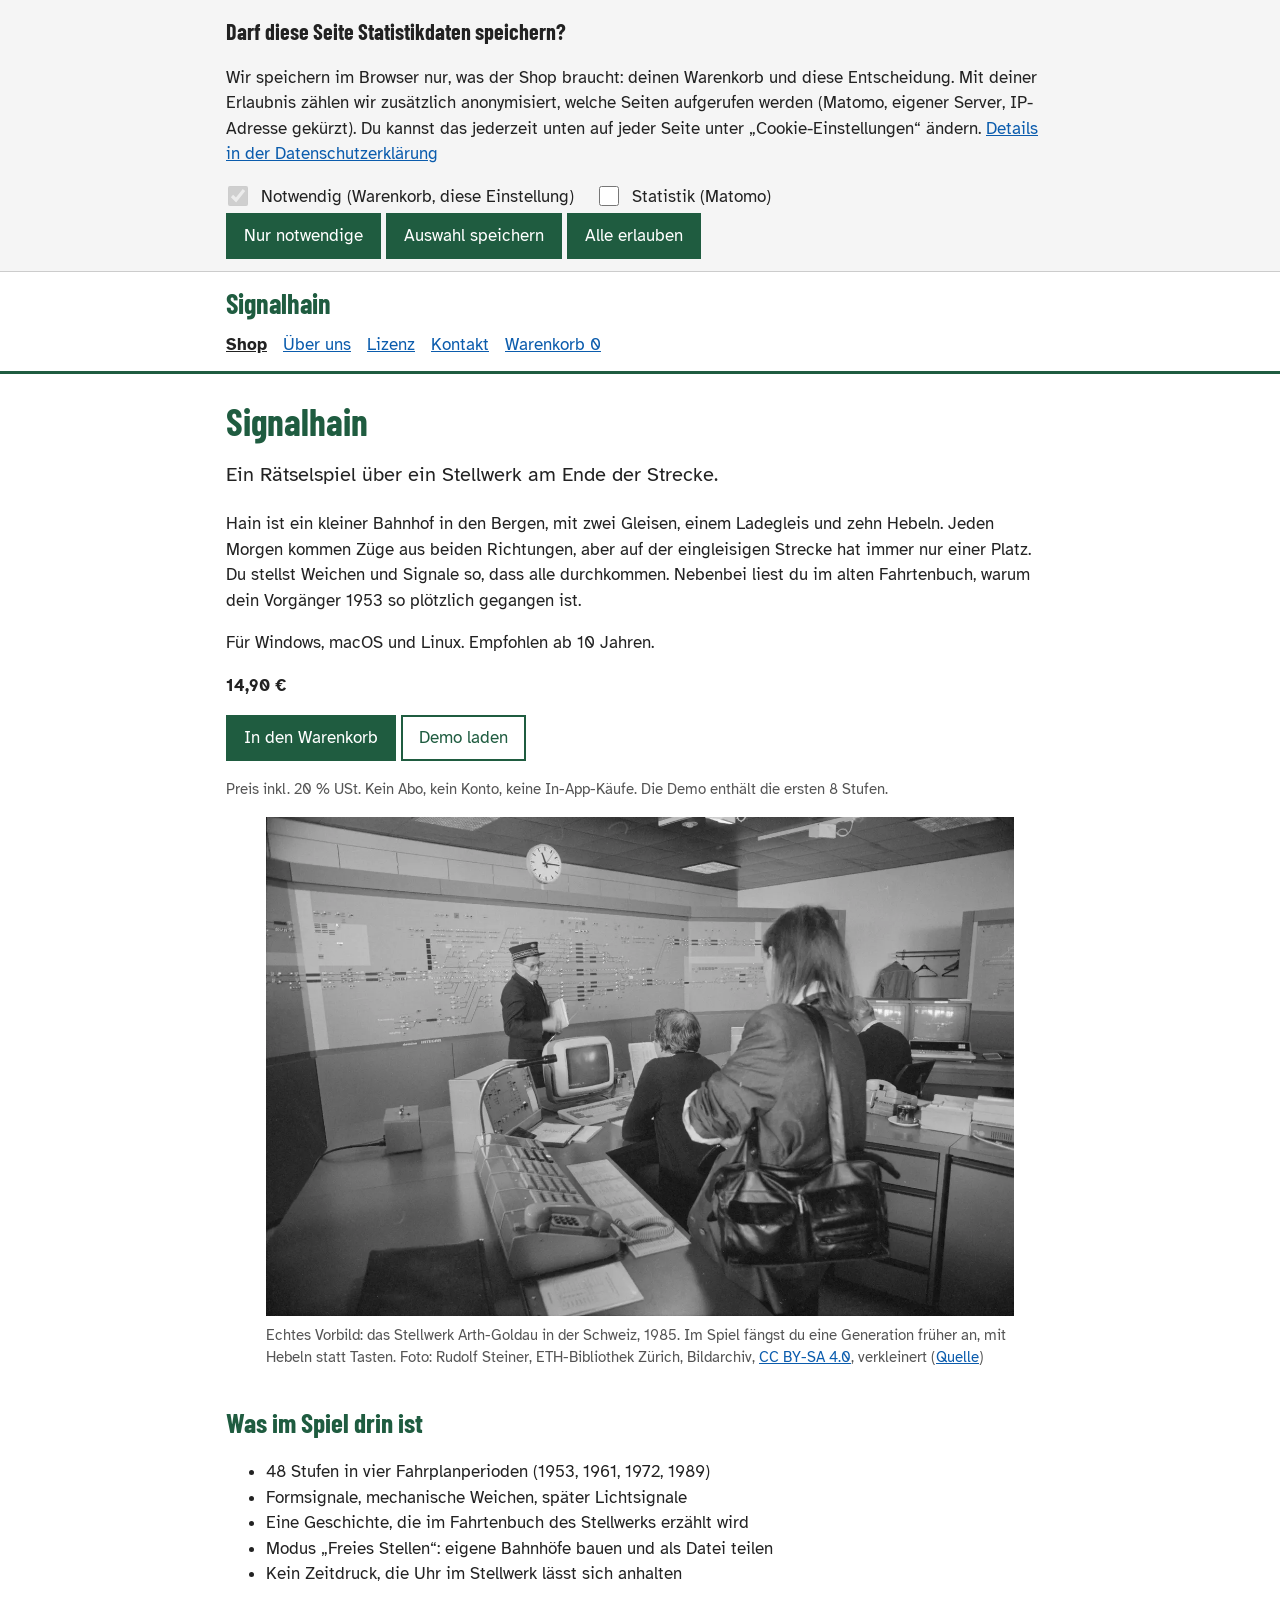
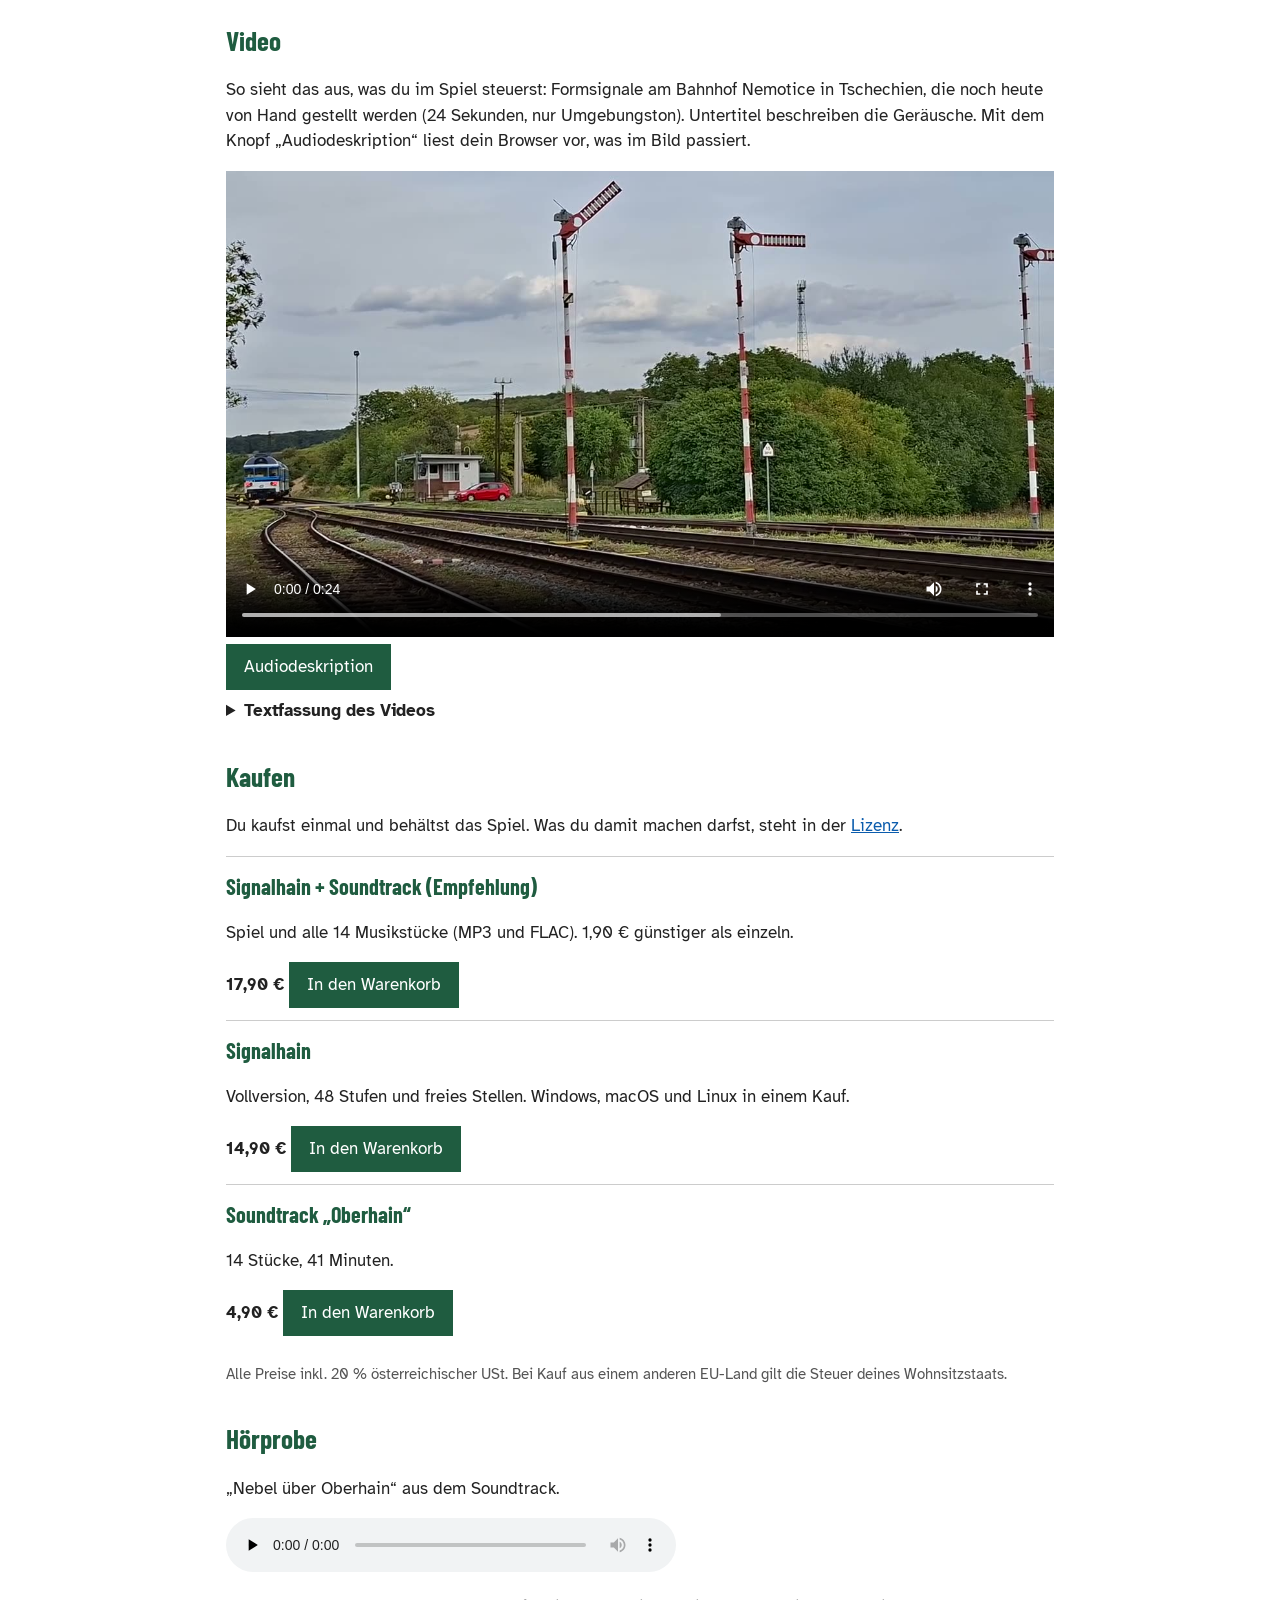
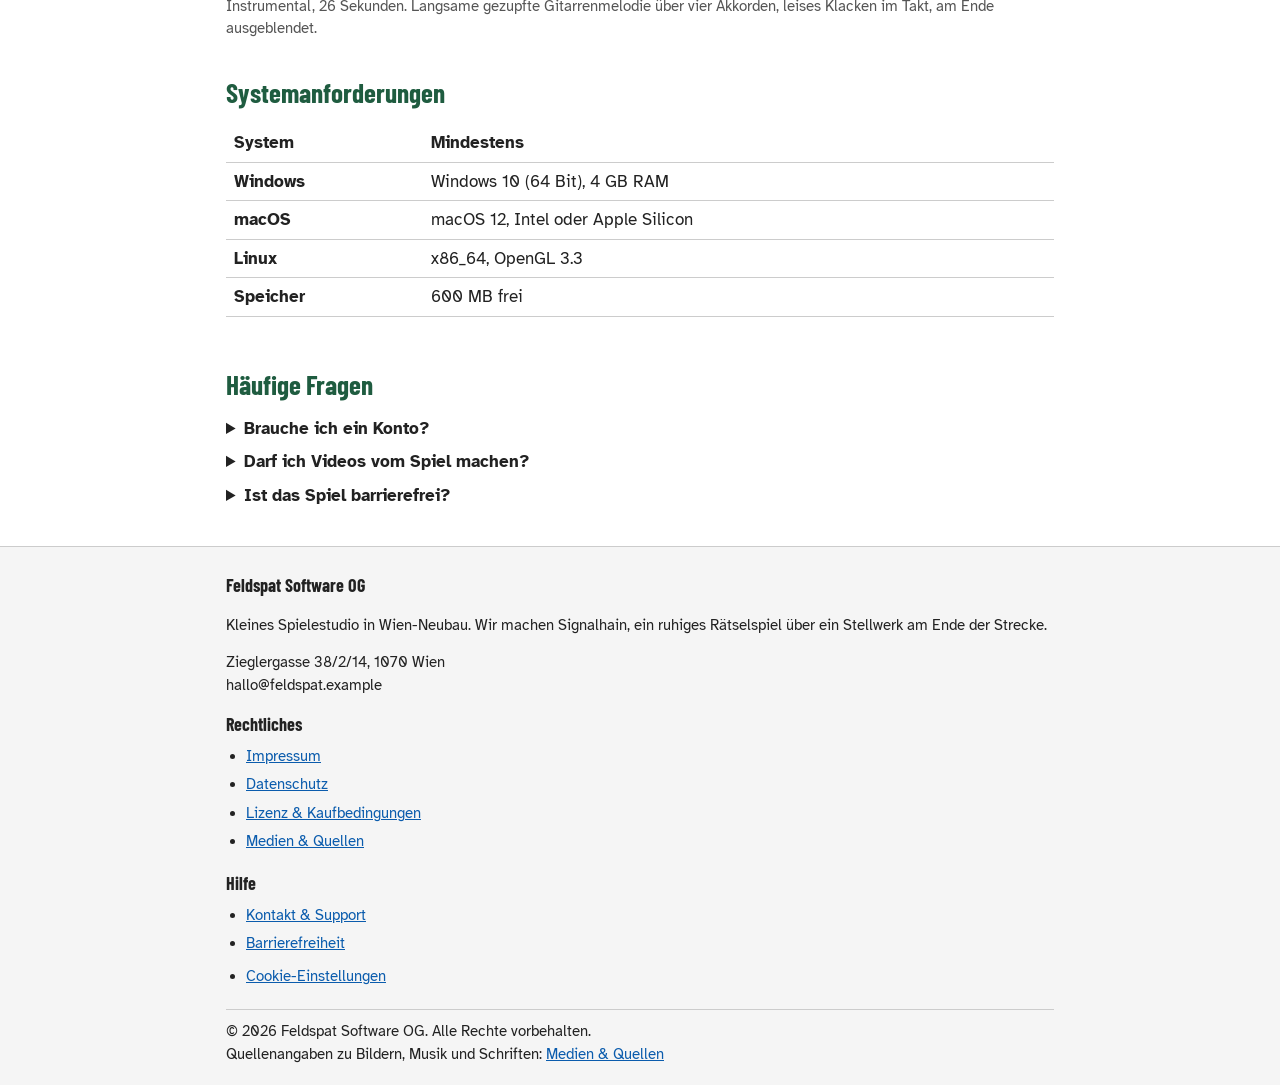
<file: index.html>
<!doctype html>
<html lang="de">

<head>
<meta charset="utf-8">
<meta name="viewport" content="width=device-width, initial-scale=1, viewport-fit=cover">
<meta name="color-scheme" content="light only">
<title>Signalhain – Rätselspiel im Stellwerk</title>
<meta name="description" content="Signalhain ist ein ruhiges Rätselspiel für Windows, macOS und Linux. Du stellst Weichen und Signale in einem Bergbahnhof. Demo gratis, Vollversion 14,90 €.">
<meta name="tdm-reservation" content="1">
<link rel="preload" href="assets/fonts/atkinson-hyperlegible-latin-400-normal.woff2" as="font" type="font/woff2" crossorigin>
<link rel="preload" href="assets/fonts/barlow-condensed-latin-700-normal.woff2" as="font" type="font/woff2" crossorigin>
<link rel="stylesheet" href="css/main.css">
</head>

<body>

<!-- CONSENT -->
<section class="consent" id="consent" aria-labelledby="consent-title" hidden>
  <div class="wrap">
    <h2 id="consent-title" tabindex="-1">Darf diese Seite Statistikdaten speichern?</h2>
    <p>Wir speichern im Browser nur, was der Shop braucht: deinen Warenkorb und diese Entscheidung. Mit deiner Erlaubnis zählen wir zusätzlich anonymisiert, welche Seiten aufgerufen werden (Matomo, eigener Server, IP-Adresse gekürzt). Du kannst das jederzeit unten auf jeder Seite unter „Cookie-Einstellungen“ ändern. <a href="datenschutz.html#cookies">Details in der Datenschutzerklärung</a></p>
    <fieldset>
      <legend>Kategorien</legend>
      <label><input type="checkbox" checked disabled> Notwendig (Warenkorb, diese Einstellung)</label>
      <label><input type="checkbox" id="c-stats"> Statistik (Matomo)</label>
    </fieldset>
    <div class="row">
      <button type="button" class="btn" id="c-reject">Nur notwendige</button>
      <button type="button" class="btn" id="c-save">Auswahl speichern</button>
      <button type="button" class="btn" id="c-accept">Alle erlauben</button>
    </div>
  </div>
</section>

<!-- HEADER -->
<header class="site-head">
  <div class="wrap">
    <a class="brand" href="index.html">Signalhain<span class="visually-hidden"> – zur Startseite</span></a>
    <nav class="nav" aria-label="Hauptnavigation"><ul><li><a href="index.html" aria-current="page">Shop</a></li><li><a href="ueber-uns.html">Über uns</a></li><li><a href="lizenz.html">Lizenz</a></li><li><a href="kontakt.html">Kontakt</a></li><li><a href="warenkorb.html">Warenkorb <span class="cart-count" data-cart-count>0</span><span class="visually-hidden"> Artikel</span></a></li></ul></nav>
  </div>
</header>

<!-- CONTENT -->
<main id="inhalt" tabindex="-1">
<p class="wrap toast" id="status" role="status" aria-live="polite"></p>
<div class="wrap">
  <h1>Signalhain</h1>
  <p class="tag">Ein Rätselspiel über ein Stellwerk am Ende der Strecke.</p>
  <p>Hain ist ein kleiner Bahnhof in den Bergen, mit zwei Gleisen, einem Ladegleis und zehn Hebeln. Jeden Morgen kommen Züge aus beiden Richtungen, aber auf der eingleisigen Strecke hat immer nur einer Platz. Du stellst Weichen und Signale so, dass alle durchkommen. Nebenbei liest du im alten Fahrtenbuch, warum dein Vorgänger 1953 so plötzlich gegangen ist.</p>
  <p>Für Windows, macOS und Linux. Empfohlen ab 10 Jahren.</p>
  <p class="price">14,90 €</p>
  <p>
    <button type="button" class="btn" data-add="sh-spiel">In den Warenkorb</button>
    <button type="button" class="btn ghost" data-demo>Demo laden</button>
  </p>
  <p class="small">Preis inkl. 20 % USt. Kein Abo, kein Konto, keine In-App-Käufe. Die Demo enthält die ersten 8 Stufen.</p>

  <figure>
    <img src="assets/img/stellwerk.webp" width="1440" height="961" loading="lazy" alt="Schwarzweißfoto aus einem Stellwerk: An der Wand hängt ein großes Gleisbild mit Uhr darüber. Ein Fahrdienstleiter mit Dienstmütze steht davor, an den Pulten mit Telefon und Röhrenmonitoren sitzen und stehen drei weitere Personen.">
    <figcaption class="small">Echtes Vorbild: das Stellwerk Arth-Goldau in der Schweiz, 1985. Im Spiel fängst du eine Generation früher an, mit Hebeln statt Tasten. Foto: Rudolf Steiner, ETH-Bibliothek Zürich, Bildarchiv, <a href="https://creativecommons.org/licenses/by-sa/4.0/deed.de">CC BY-SA 4.0</a>, verkleinert (<a href="medien.html#fremd">Quelle</a>)</figcaption>
  </figure>

  <h2 id="h-features">Was im Spiel drin ist</h2>
  <ul>
    <li>48 Stufen in vier Fahrplanperioden (1953, 1961, 1972, 1989)</li>
    <li>Formsignale, mechanische Weichen, später Lichtsignale</li>
    <li>Eine Geschichte, die im Fahrtenbuch des Stellwerks erzählt wird</li>
    <li>Modus „Freies Stellen“: eigene Bahnhöfe bauen und als Datei teilen</li>
    <li>Kein Zeitdruck, die Uhr im Stellwerk lässt sich anhalten</li>
  </ul>

  <h2 id="h-video">Video</h2>
  <p>So sieht das aus, was du im Spiel steuerst: Formsignale am Bahnhof Nemotice in Tschechien, die noch heute von Hand gestellt werden (24 Sekunden, nur Umgebungston). Untertitel beschreiben die Geräusche. Mit dem Knopf „Audiodeskription“ liest dein Browser vor, was im Bild passiert.</p>
  <div class="player">
    <video id="trailer" controls preload="metadata" playsinline poster="assets/media/signal-poster.jpg" width="1280" height="720">
      <source src="assets/media/signal.webm" type="video/webm">
      <source src="assets/media/signal.mp4" type="video/mp4">
      <track kind="captions" src="assets/media/signal.de.vtt" srclang="de" label="Deutsch (Geräusche)" default>
      <track kind="descriptions" src="assets/media/signal.beschreibung.vtt" srclang="de" label="Bildbeschreibung">
      Dein Browser kann dieses Video nicht abspielen. Die Textfassung steht darunter.
    </video>
    <div class="controls">
      <button type="button" class="btn" id="ad-toggle" aria-pressed="false">Audiodeskription</button>
    </div>
  </div>
  <details>
    <summary>Textfassung des Videos</summary>
    <p>Ein kleiner Bahnhof an einem bewölkten Sommertag. Im Vordergrund liegen mehrere Gleise, dahinter Büsche und ein Stellwerkshäuschen. In der Mitte und rechts stehen drei rot-weiß gestreifte Masten mit Formsignalen. Ein blau-weißer Triebwagenzug fährt links aus dem Bahnhof, der Flügel am linken Signal zeigt dabei schräg nach oben (Fahrt frei). Der Zug wird kleiner und verschwindet am Bildrand. Nach etwa 18 Sekunden fällt der Flügel in die Waagrechte zurück, jetzt zeigen alle drei Signale Halt. Zu hören sind nur Wind und Geräusche vom Bahnhof.</p>
    <p class="small">Video: Dmitry Novoklimov, „Diesel railcar Hydra CD 854 202-9 and semaphore signals at Nemotice station“, Wikimedia Commons, <a href="https://creativecommons.org/licenses/by-sa/4.0/deed.de">CC BY-SA 4.0</a>. Ausschnitt 0:38–1:02, verkleinert, ein- und ausgeblendet (<a href="medien.html#fremd">Quelle</a>)</p>
  </details>

  <h2 id="h-buy">Kaufen</h2>
  <p>Du kaufst einmal und behältst das Spiel. Was du damit machen darfst, steht in der <a href="lizenz.html">Lizenz</a>.</p>
  <div class="products">
    <div class="product featured">
      <h3>Signalhain + Soundtrack (Empfehlung)</h3>
      <p>Spiel und alle 14 Musikstücke (MP3 und FLAC). 1,90 € günstiger als einzeln.</p>
      <span class="price">17,90 €</span>
      <button type="button" class="btn" data-add="sh-bundle" aria-label="In den Warenkorb: Signalhain + Soundtrack, 17,90 Euro">In den Warenkorb</button>
    </div>
    <div class="product">
      <h3>Signalhain</h3>
      <p>Vollversion, 48 Stufen und freies Stellen. Windows, macOS und Linux in einem Kauf.</p>
      <span class="price">14,90 €</span>
      <button type="button" class="btn" data-add="sh-spiel" aria-label="In den Warenkorb: Signalhain, 14,90 Euro">In den Warenkorb</button>
    </div>
    <div class="product">
      <h3>Soundtrack „Oberhain“</h3>
      <p>14 Stücke, 41 Minuten.</p>
      <span class="price">4,90 €</span>
      <button type="button" class="btn" data-add="sh-ost" aria-label="In den Warenkorb: Soundtrack Oberhain, 4,90 Euro">In den Warenkorb</button>
    </div>
  </div>
  <p class="small">Alle Preise inkl. 20 % österreichischer USt. Bei Kauf aus einem anderen EU-Land gilt die Steuer deines Wohnsitzstaats.</p>

  <h2 id="h-music">Hörprobe</h2>
  <p>„Nebel über Oberhain“ aus dem Soundtrack.</p>
  <audio controls preload="none" aria-describedby="music-desc">
    <source src="assets/media/soundtrack-oberhain.ogg" type="audio/ogg">
    <source src="assets/media/soundtrack-oberhain.mp3" type="audio/mpeg">
  </audio>
  <p id="music-desc" class="small">Instrumental, 26 Sekunden. Langsame gezupfte Gitarrenmelodie über vier Akkorden, leises Klacken im Takt, am Ende ausgeblendet.</p>

  <h2>Systemanforderungen</h2>
  <div class="table-scroll">
    <table>
      <thead><tr><th scope="col">System</th><th scope="col">Mindestens</th></tr></thead>
      <tbody>
        <tr><th scope="row">Windows</th><td>Windows 10 (64 Bit), 4 GB RAM</td></tr>
        <tr><th scope="row">macOS</th><td>macOS 12, Intel oder Apple Silicon</td></tr>
        <tr><th scope="row">Linux</th><td>x86_64, OpenGL 3.3</td></tr>
        <tr><th scope="row">Speicher</th><td>600 MB frei</td></tr>
      </tbody>
    </table>
  </div>

  <h2>Häufige Fragen</h2>
  <details><summary>Brauche ich ein Konto?</summary><p>Nein. Du bekommst einen Download-Link per E-Mail. Das Spiel funktioniert offline.</p></details>
  <details><summary>Darf ich Videos vom Spiel machen?</summary><p>Ja, auch mit Werbeeinnahmen. Details in der <a href="lizenz.html#rechte">Lizenz, Punkt 2</a>.</p></details>
  <details><summary>Ist das Spiel barrierefrei?</summary><p>Teilweise: komplett mit Tastatur spielbar, Signale unterscheiden sich auch durch Form statt nur Farbe, Schrift bis 200 %. Screenreader werden noch nicht unterstützt. Mehr in der <a href="barrierefreiheit.html">Erklärung zur Barrierefreiheit</a>.</p></details>
</div>

</main>

<!-- FOOTER -->
<footer class="site-foot">
  <div class="wrap">
    <div>
      <h2>Feldspat Software OG</h2>
      <p>Kleines Spielestudio in Wien-Neubau. Wir machen Signalhain, ein ruhiges Rätselspiel über ein Stellwerk am Ende der Strecke.</p>
      <p>Zieglergasse 38/2/14, 1070 Wien<br>hallo@feldspat.example</p>
    </div>
    <nav aria-label="Rechtliches">
      <h2>Rechtliches</h2>
      <ul>
        <li><a href="impressum.html">Impressum</a></li>
        <li><a href="datenschutz.html">Datenschutz</a></li>
        <li><a href="lizenz.html">Lizenz &amp; Kaufbedingungen</a></li>
        <li><a href="medien.html">Medien &amp; Quellen</a></li>
      </ul>
    </nav>
    <nav aria-label="Hilfe">
      <h2>Hilfe</h2>
      <ul>
        <li><a href="kontakt.html">Kontakt &amp; Support</a></li>
        <li><a href="barrierefreiheit.html">Barrierefreiheit</a></li>
        <li><button type="button" class="linkbtn" data-consent-open>Cookie-Einstellungen</button></li>
      </ul>
    </nav>
    <div class="legal">
      <span>© 2026 Feldspat Software OG. Alle Rechte vorbehalten.</span>
      <span>Quellenangaben zu Bildern, Musik und Schriften: <a href="medien.html">Medien &amp; Quellen</a></span>
    </div>
  </div>
</footer>

<!-- JAVA SCRIPT -->
<script src="js/main.js"></script>

</body>
</html>
</file>
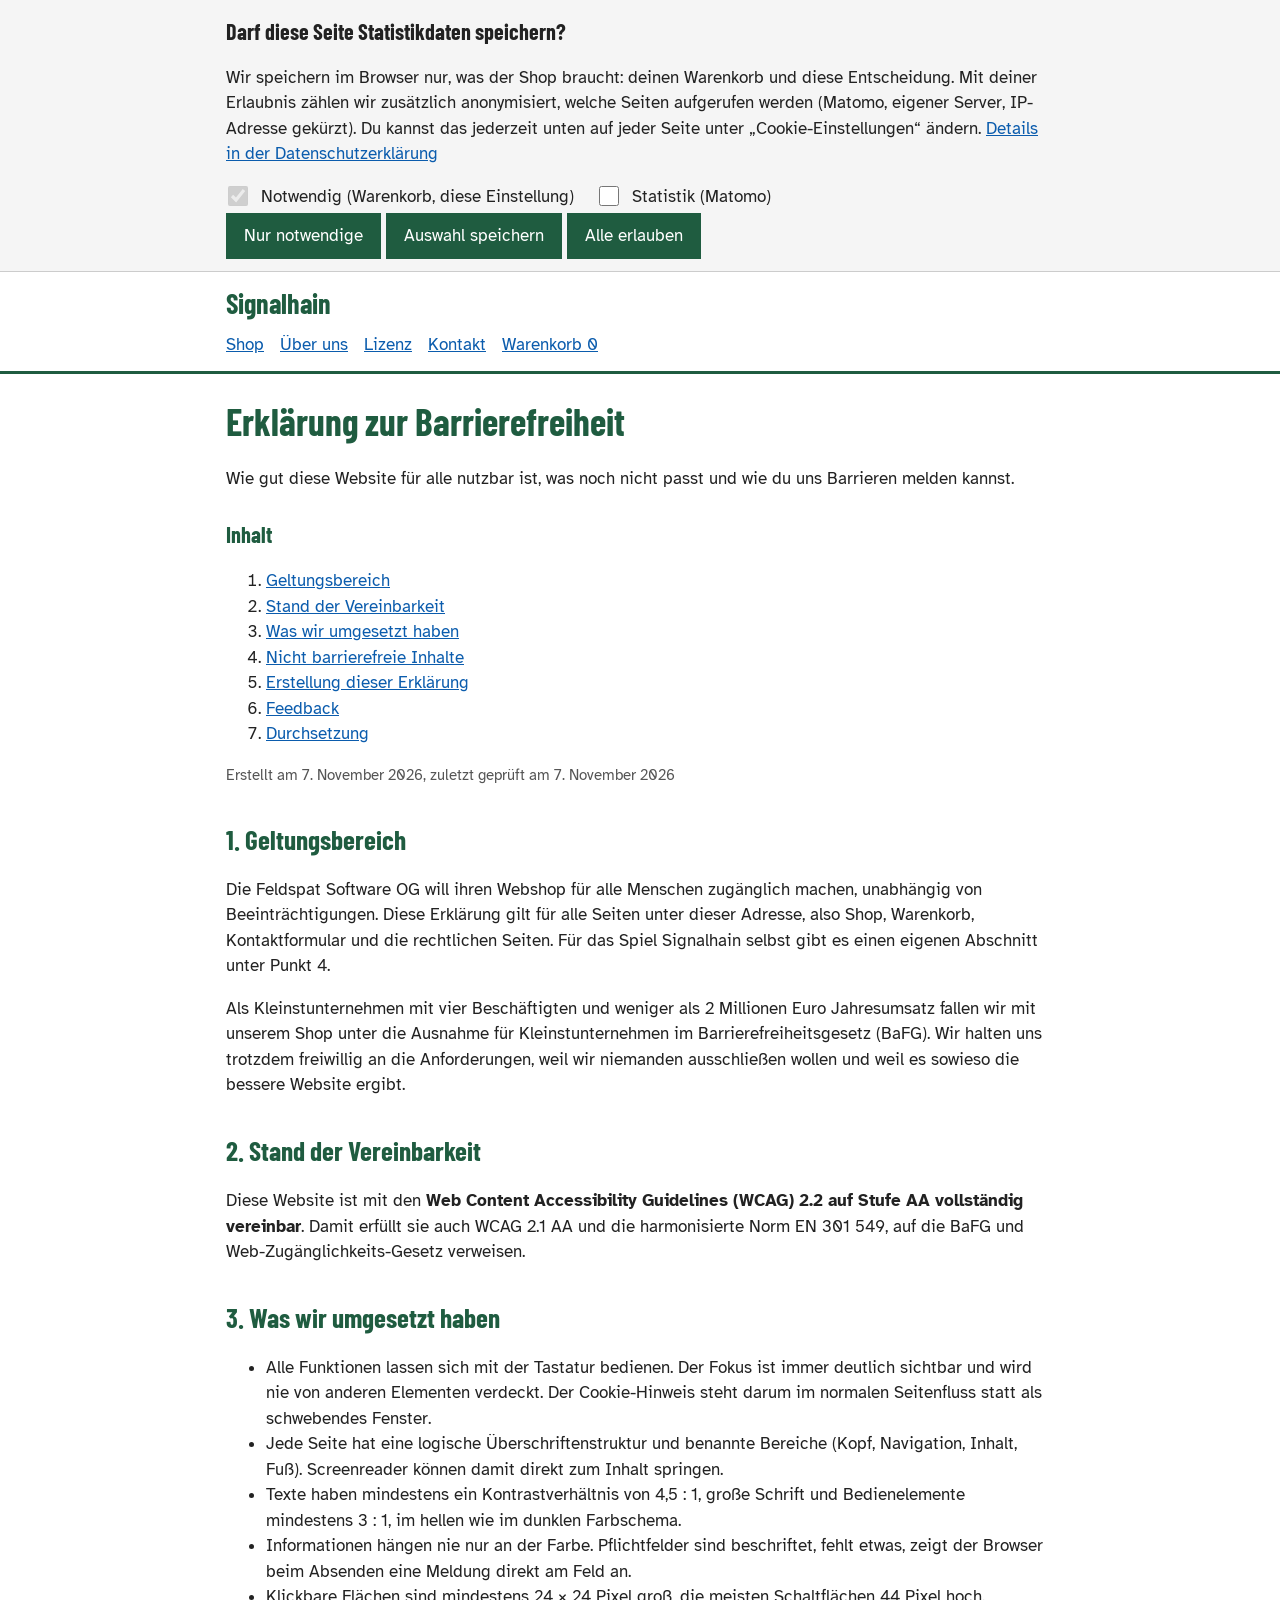
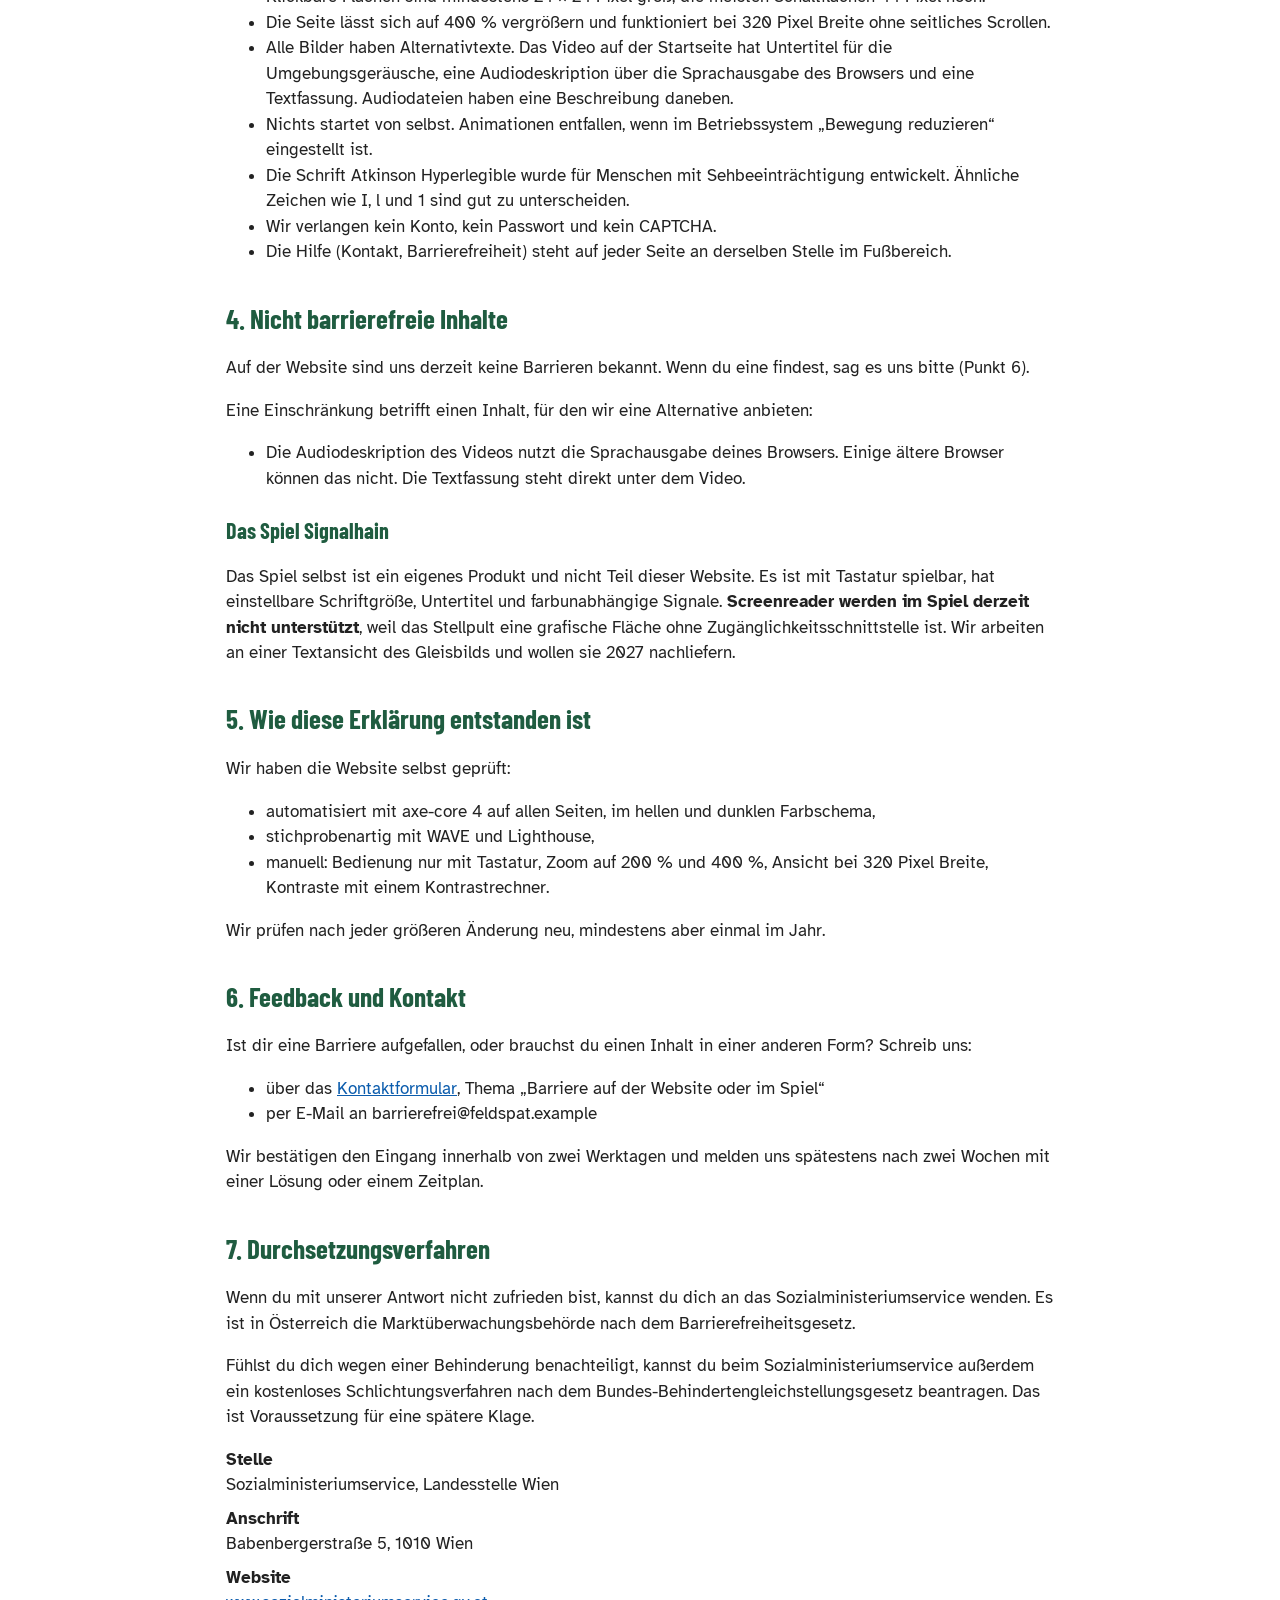
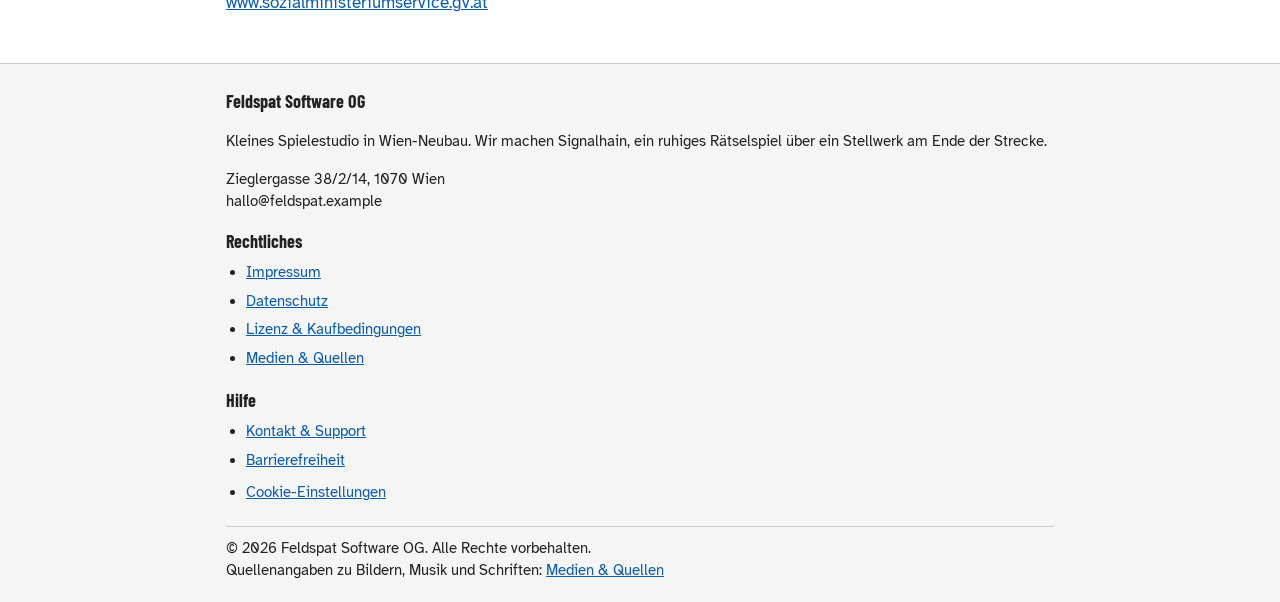
<file: barrierefreiheit.html>
<!doctype html>
<html lang="de">

<head>
<meta charset="utf-8">
<meta name="viewport" content="width=device-width, initial-scale=1, viewport-fit=cover">
<meta name="color-scheme" content="light only">
<title>Barrierefreiheit – Signalhain</title>
<meta name="description" content="Erklärung zur Barrierefreiheit des Signalhain-Shops: Stand der Vereinbarkeit mit WCAG 2.2 AA, bekannte Einschränkungen, Feedback und Beschwerdeweg.">
<meta name="tdm-reservation" content="1">
<link rel="preload" href="assets/fonts/atkinson-hyperlegible-latin-400-normal.woff2" as="font" type="font/woff2" crossorigin>
<link rel="preload" href="assets/fonts/barlow-condensed-latin-700-normal.woff2" as="font" type="font/woff2" crossorigin>
<link rel="stylesheet" href="css/main.css">
</head>

<body>

<!-- CONSENT -->
<section class="consent" id="consent" aria-labelledby="consent-title" hidden>
  <div class="wrap">
    <h2 id="consent-title" tabindex="-1">Darf diese Seite Statistikdaten speichern?</h2>
    <p>Wir speichern im Browser nur, was der Shop braucht: deinen Warenkorb und diese Entscheidung. Mit deiner Erlaubnis zählen wir zusätzlich anonymisiert, welche Seiten aufgerufen werden (Matomo, eigener Server, IP-Adresse gekürzt). Du kannst das jederzeit unten auf jeder Seite unter „Cookie-Einstellungen“ ändern. <a href="datenschutz.html#cookies">Details in der Datenschutzerklärung</a></p>
    <fieldset>
      <legend>Kategorien</legend>
      <label><input type="checkbox" checked disabled> Notwendig (Warenkorb, diese Einstellung)</label>
      <label><input type="checkbox" id="c-stats"> Statistik (Matomo)</label>
    </fieldset>
    <div class="row">
      <button type="button" class="btn" id="c-reject">Nur notwendige</button>
      <button type="button" class="btn" id="c-save">Auswahl speichern</button>
      <button type="button" class="btn" id="c-accept">Alle erlauben</button>
    </div>
  </div>
</section>

<!-- HEADER -->
<header class="site-head">
  <div class="wrap">
    <a class="brand" href="index.html">Signalhain<span class="visually-hidden"> – zur Startseite</span></a>
    <nav class="nav" aria-label="Hauptnavigation"><ul><li><a href="index.html">Shop</a></li><li><a href="ueber-uns.html">Über uns</a></li><li><a href="lizenz.html">Lizenz</a></li><li><a href="kontakt.html">Kontakt</a></li><li><a href="warenkorb.html">Warenkorb <span class="cart-count" data-cart-count>0</span><span class="visually-hidden"> Artikel</span></a></li></ul></nav>
  </div>
</header>

<!-- CONTENT -->
<main id="inhalt" tabindex="-1">
<p class="wrap toast" id="status" role="status" aria-live="polite"></p>
<div class="wrap page-head">
  <h1>Erklärung zur Barrierefreiheit</h1>
  <p>Wie gut diese Website für alle nutzbar ist, was noch nicht passt und wie du uns Barrieren melden kannst.</p>
</div>
<div class="wrap doc">
  <nav aria-labelledby="toc-b">
    <h2 id="toc-b">Inhalt</h2>
    <ol>
      <li><a href="#geltung">Geltungsbereich</a></li>
      <li><a href="#stand">Stand der Vereinbarkeit</a></li>
      <li><a href="#umsetzung">Was wir umgesetzt haben</a></li>
      <li><a href="#nicht">Nicht barrierefreie Inhalte</a></li>
      <li><a href="#erstellung">Erstellung dieser Erklärung</a></li>
      <li><a href="#feedback">Feedback</a></li>
      <li><a href="#durchsetzung">Durchsetzung</a></li>
    </ol>
  </nav>
  <article>
    <p class="stand">Erstellt am 7. November 2026, zuletzt geprüft am 7. November 2026</p>

    <h2 id="geltung">1. Geltungsbereich</h2>
    <p>Die Feldspat Software OG will ihren Webshop für alle Menschen zugänglich machen, unabhängig von Beeinträchtigungen. Diese Erklärung gilt für alle Seiten unter dieser Adresse, also Shop, Warenkorb, Kontaktformular und die rechtlichen Seiten. Für das Spiel Signalhain selbst gibt es einen eigenen Abschnitt unter Punkt 4.</p>
    <p>Als Kleinstunternehmen mit vier Beschäftigten und weniger als 2 Millionen Euro Jahresumsatz fallen wir mit unserem Shop unter die Ausnahme für Kleinstunternehmen im Barrierefreiheitsgesetz (BaFG). Wir halten uns trotzdem freiwillig an die Anforderungen, weil wir niemanden ausschließen wollen und weil es sowieso die bessere Website ergibt.</p>

    <h2 id="stand">2. Stand der Vereinbarkeit</h2>
    <p>Diese Website ist mit den <strong>Web Content Accessibility Guidelines (WCAG) 2.2 auf Stufe AA vollständig vereinbar</strong>. Damit erfüllt sie auch WCAG 2.1 AA und die harmonisierte Norm EN 301 549, auf die BaFG und Web-Zugänglichkeits-Gesetz verweisen.</p>

    <h2 id="umsetzung">3. Was wir umgesetzt haben</h2>
    <ul>
      <li>Alle Funktionen lassen sich mit der Tastatur bedienen. Der Fokus ist immer deutlich sichtbar und wird nie von anderen Elementen verdeckt. Der Cookie-Hinweis steht darum im normalen Seitenfluss statt als schwebendes Fenster.</li>
      <li>Jede Seite hat eine logische Überschriftenstruktur und benannte Bereiche (Kopf, Navigation, Inhalt, Fuß). Screenreader können damit direkt zum Inhalt springen.</li>
      <li>Texte haben mindestens ein Kontrastverhältnis von 4,5 : 1, große Schrift und Bedienelemente mindestens 3 : 1, im hellen wie im dunklen Farbschema.</li>
      <li>Informationen hängen nie nur an der Farbe. Pflichtfelder sind beschriftet, fehlt etwas, zeigt der Browser beim Absenden eine Meldung direkt am Feld an.</li>
      <li>Klickbare Flächen sind mindestens 24 × 24 Pixel groß, die meisten Schaltflächen 44 Pixel hoch.</li>
      <li>Die Seite lässt sich auf 400 % vergrößern und funktioniert bei 320 Pixel Breite ohne seitliches Scrollen.</li>
      <li>Alle Bilder haben Alternativtexte. Das Video auf der Startseite hat Untertitel für die Umgebungsgeräusche, eine Audiodeskription über die Sprachausgabe des Browsers und eine Textfassung. Audiodateien haben eine Beschreibung daneben.</li>
      <li>Nichts startet von selbst. Animationen entfallen, wenn im Betriebssystem „Bewegung reduzieren“ eingestellt ist.</li>
      <li>Die Schrift Atkinson Hyperlegible wurde für Menschen mit Sehbeeinträchtigung entwickelt. Ähnliche Zeichen wie I, l und 1 sind gut zu unterscheiden.</li>
      <li>Wir verlangen kein Konto, kein Passwort und kein CAPTCHA.</li>
      <li>Die Hilfe (Kontakt, Barrierefreiheit) steht auf jeder Seite an derselben Stelle im Fußbereich.</li>
    </ul>

    <h2 id="nicht">4. Nicht barrierefreie Inhalte</h2>
    <p>Auf der Website sind uns derzeit keine Barrieren bekannt. Wenn du eine findest, sag es uns bitte (Punkt 6).</p>
    <p>Eine Einschränkung betrifft einen Inhalt, für den wir eine Alternative anbieten:</p>
    <ul>
      <li>Die Audiodeskription des Videos nutzt die Sprachausgabe deines Browsers. Einige ältere Browser können das nicht. Die Textfassung steht direkt unter dem Video.</li>
    </ul>
    <h3>Das Spiel Signalhain</h3>
    <p>Das Spiel selbst ist ein eigenes Produkt und nicht Teil dieser Website. Es ist mit Tastatur spielbar, hat einstellbare Schriftgröße, Untertitel und farbunabhängige Signale. <strong>Screenreader werden im Spiel derzeit nicht unterstützt</strong>, weil das Stellpult eine grafische Fläche ohne Zugänglichkeitsschnittstelle ist. Wir arbeiten an einer Textansicht des Gleisbilds und wollen sie 2027 nachliefern.</p>

    <h2 id="erstellung">5. Wie diese Erklärung entstanden ist</h2>
    <p>Wir haben die Website selbst geprüft:</p>
    <ul>
      <li>automatisiert mit axe-core 4 auf allen Seiten, im hellen und dunklen Farbschema,</li>
      <li>stichprobenartig mit WAVE und Lighthouse,</li>
      <li>manuell: Bedienung nur mit Tastatur, Zoom auf 200 % und 400 %, Ansicht bei 320 Pixel Breite, Kontraste mit einem Kontrastrechner.</li>
    </ul>
    <p>Wir prüfen nach jeder größeren Änderung neu, mindestens aber einmal im Jahr.</p>

    <h2 id="feedback">6. Feedback und Kontakt</h2>
    <p>Ist dir eine Barriere aufgefallen, oder brauchst du einen Inhalt in einer anderen Form? Schreib uns:</p>
    <ul>
      <li>über das <a href="kontakt.html">Kontaktformular</a>, Thema „Barriere auf der Website oder im Spiel“</li>
      <li>per E-Mail an barrierefrei@feldspat.example</li>
    </ul>
    <p>Wir bestätigen den Eingang innerhalb von zwei Werktagen und melden uns spätestens nach zwei Wochen mit einer Lösung oder einem Zeitplan.</p>

    <h2 id="durchsetzung">7. Durchsetzungsverfahren</h2>
    <p>Wenn du mit unserer Antwort nicht zufrieden bist, kannst du dich an das Sozialministeriumservice wenden. Es ist in Österreich die Marktüberwachungsbehörde nach dem Barrierefreiheitsgesetz.</p>
    <p>Fühlst du dich wegen einer Behinderung benachteiligt, kannst du beim Sozialministeriumservice außerdem ein kostenloses Schlichtungsverfahren nach dem Bundes-Behindertengleichstellungsgesetz beantragen. Das ist Voraussetzung für eine spätere Klage.</p>
    <dl class="facts">
      <dt>Stelle</dt><dd>Sozialministeriumservice, Landesstelle Wien</dd>
      <dt>Anschrift</dt><dd>Babenbergerstraße 5, 1010 Wien</dd>
      <dt>Website</dt><dd><a href="https://www.sozialministeriumservice.gv.at">www.sozialministeriumservice.gv.at</a></dd>
    </dl>
  </article>
</div>

</main>

<!-- FOOTER -->
<footer class="site-foot">
  <div class="wrap">
    <div>
      <h2>Feldspat Software OG</h2>
      <p>Kleines Spielestudio in Wien-Neubau. Wir machen Signalhain, ein ruhiges Rätselspiel über ein Stellwerk am Ende der Strecke.</p>
      <p>Zieglergasse 38/2/14, 1070 Wien<br>hallo@feldspat.example</p>
    </div>
    <nav aria-label="Rechtliches">
      <h2>Rechtliches</h2>
      <ul>
        <li><a href="impressum.html">Impressum</a></li>
        <li><a href="datenschutz.html">Datenschutz</a></li>
        <li><a href="lizenz.html">Lizenz &amp; Kaufbedingungen</a></li>
        <li><a href="medien.html">Medien &amp; Quellen</a></li>
      </ul>
    </nav>
    <nav aria-label="Hilfe">
      <h2>Hilfe</h2>
      <ul>
        <li><a href="kontakt.html">Kontakt &amp; Support</a></li>
        <li><a href="barrierefreiheit.html">Barrierefreiheit</a></li>
        <li><button type="button" class="linkbtn" data-consent-open>Cookie-Einstellungen</button></li>
      </ul>
    </nav>
    <div class="legal">
      <span>© 2026 Feldspat Software OG. Alle Rechte vorbehalten.</span>
      <span>Quellenangaben zu Bildern, Musik und Schriften: <a href="medien.html">Medien &amp; Quellen</a></span>
    </div>
  </div>
</footer>

<!-- JAVA SCRIPT -->
<script src="js/main.js"></script>

</body>
</html>
</file>
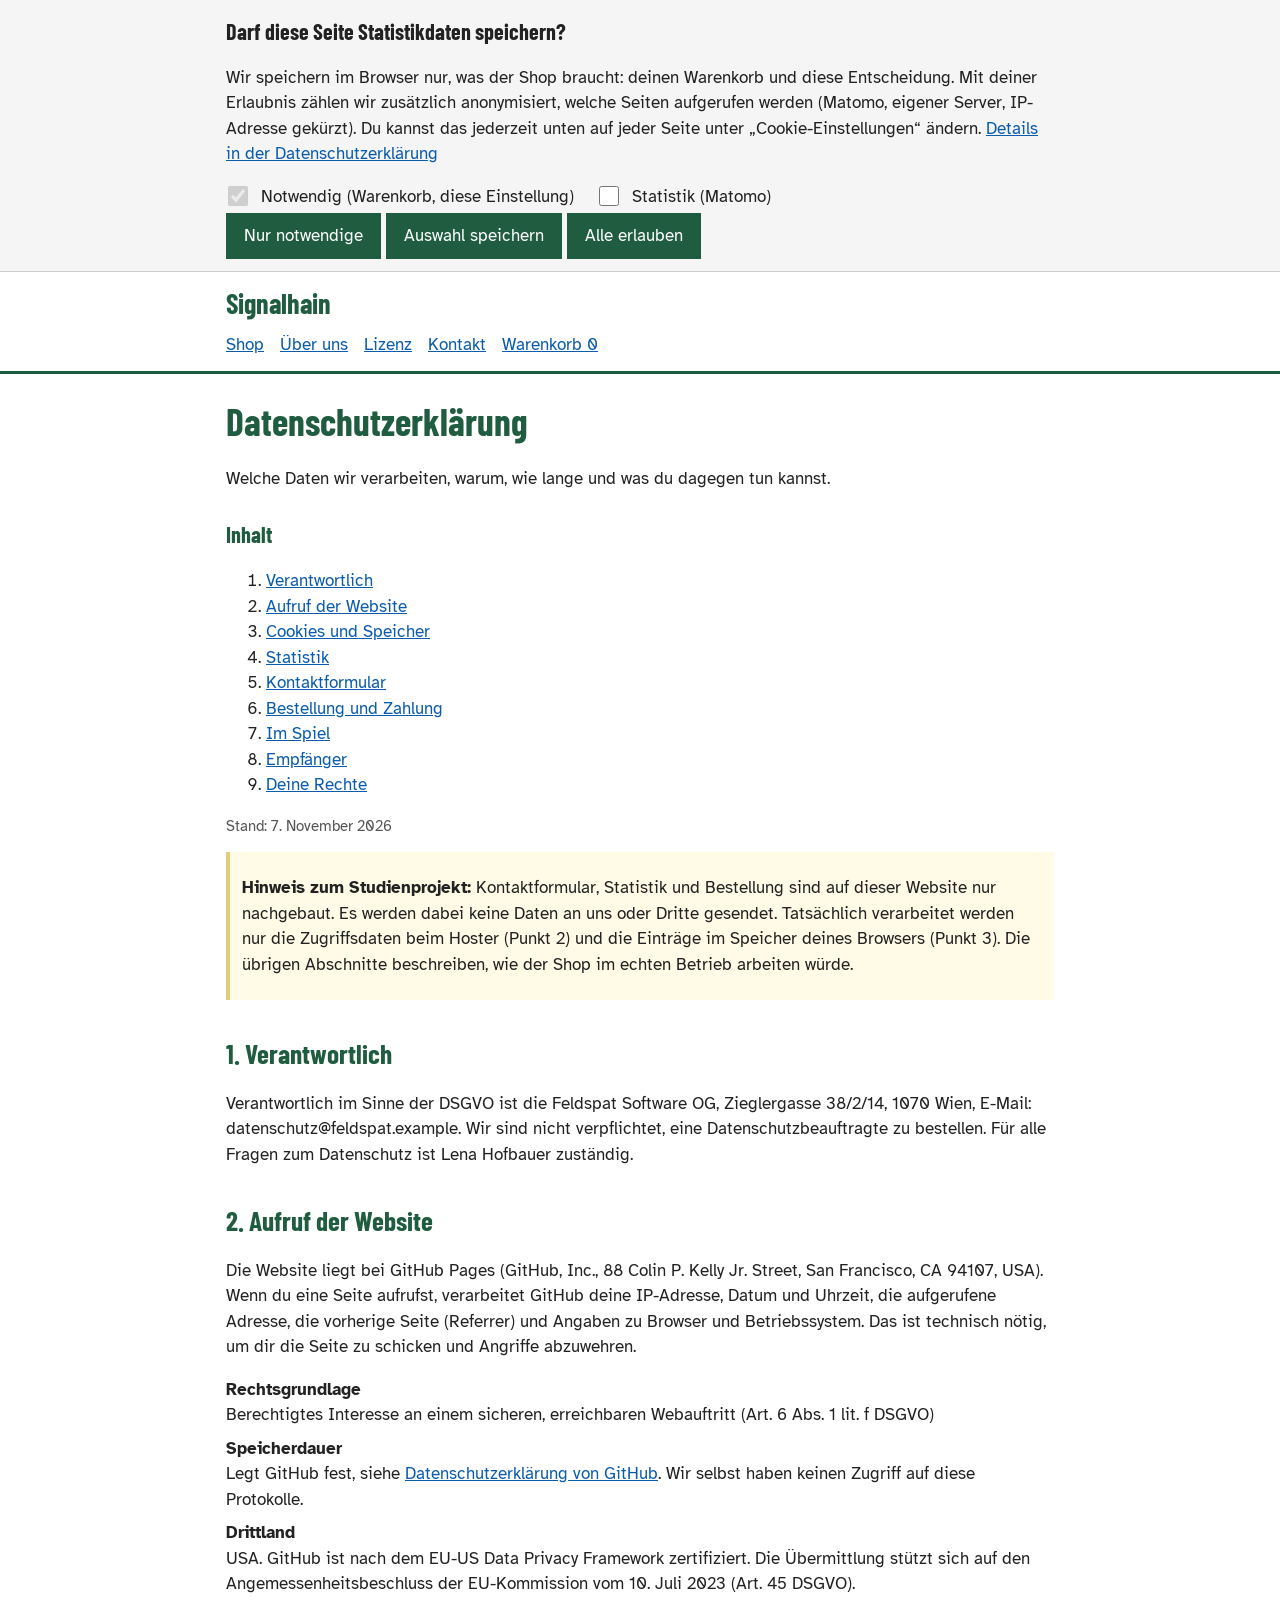
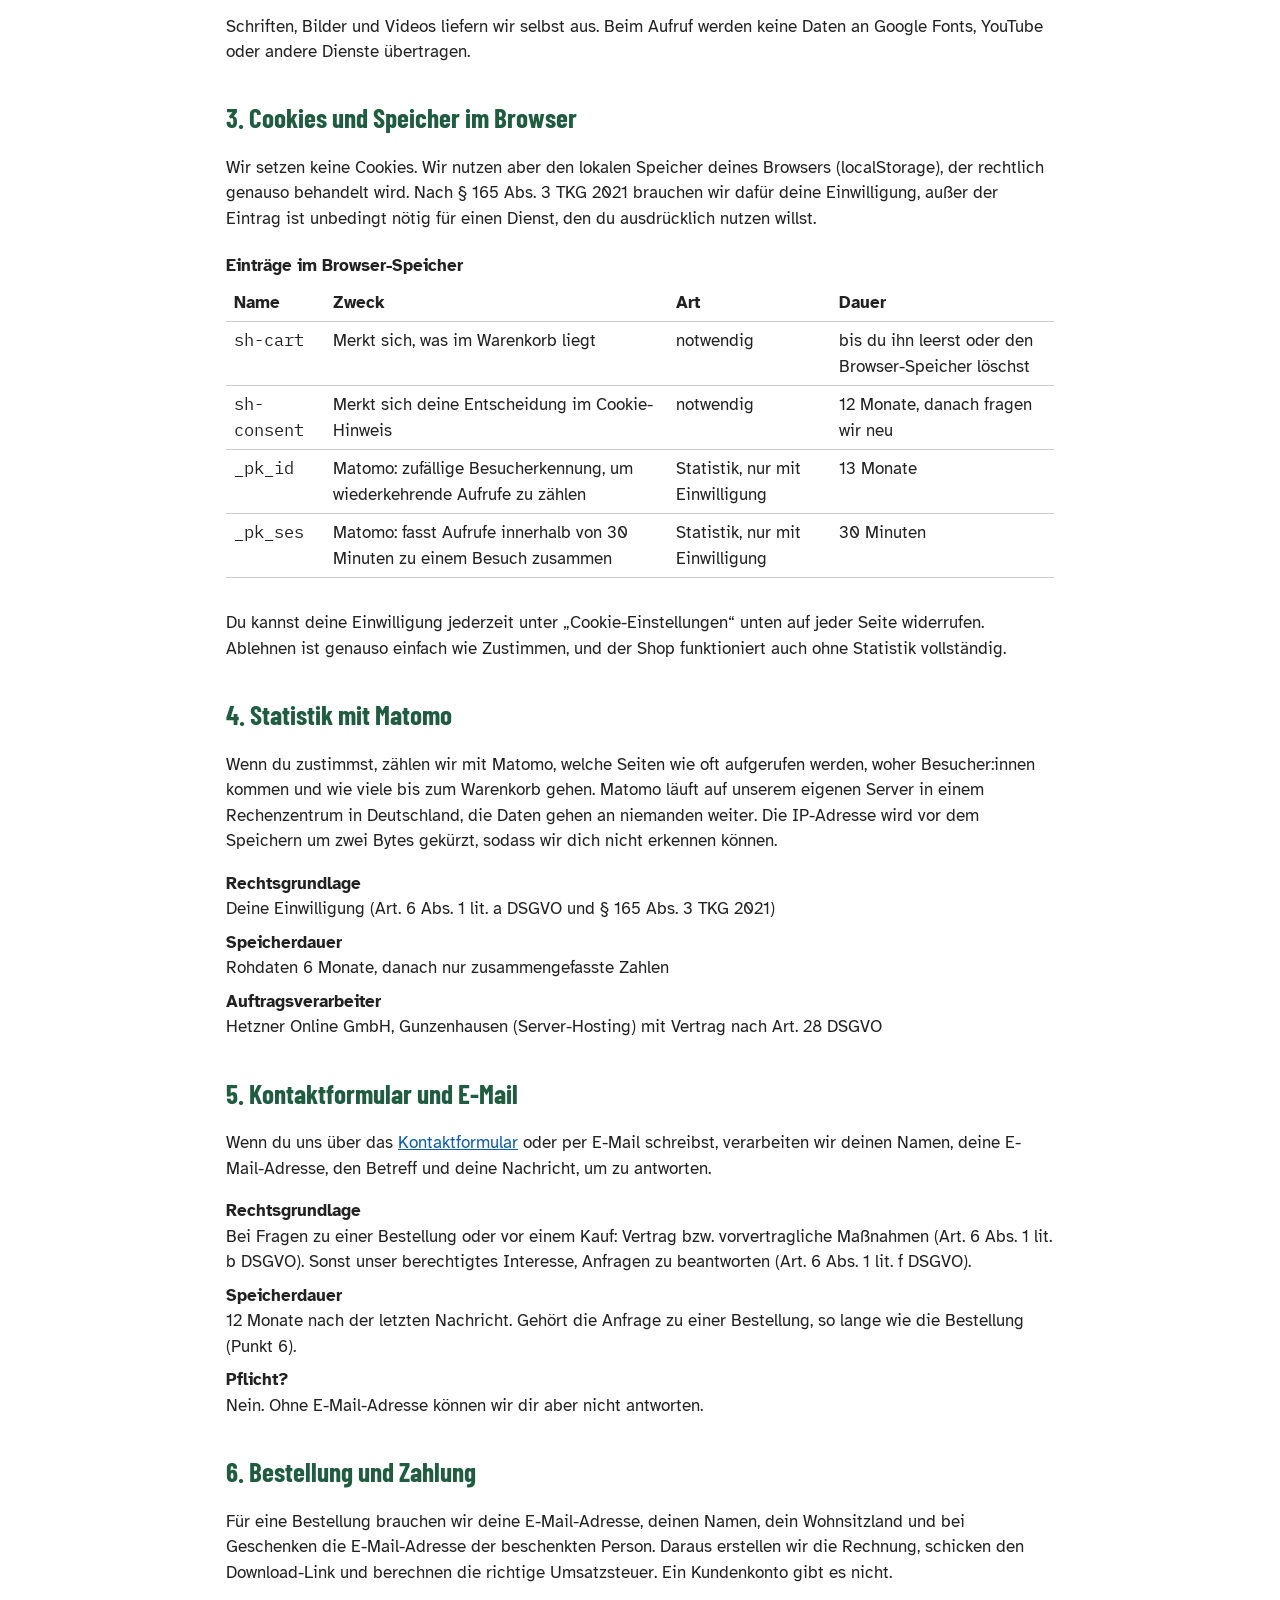
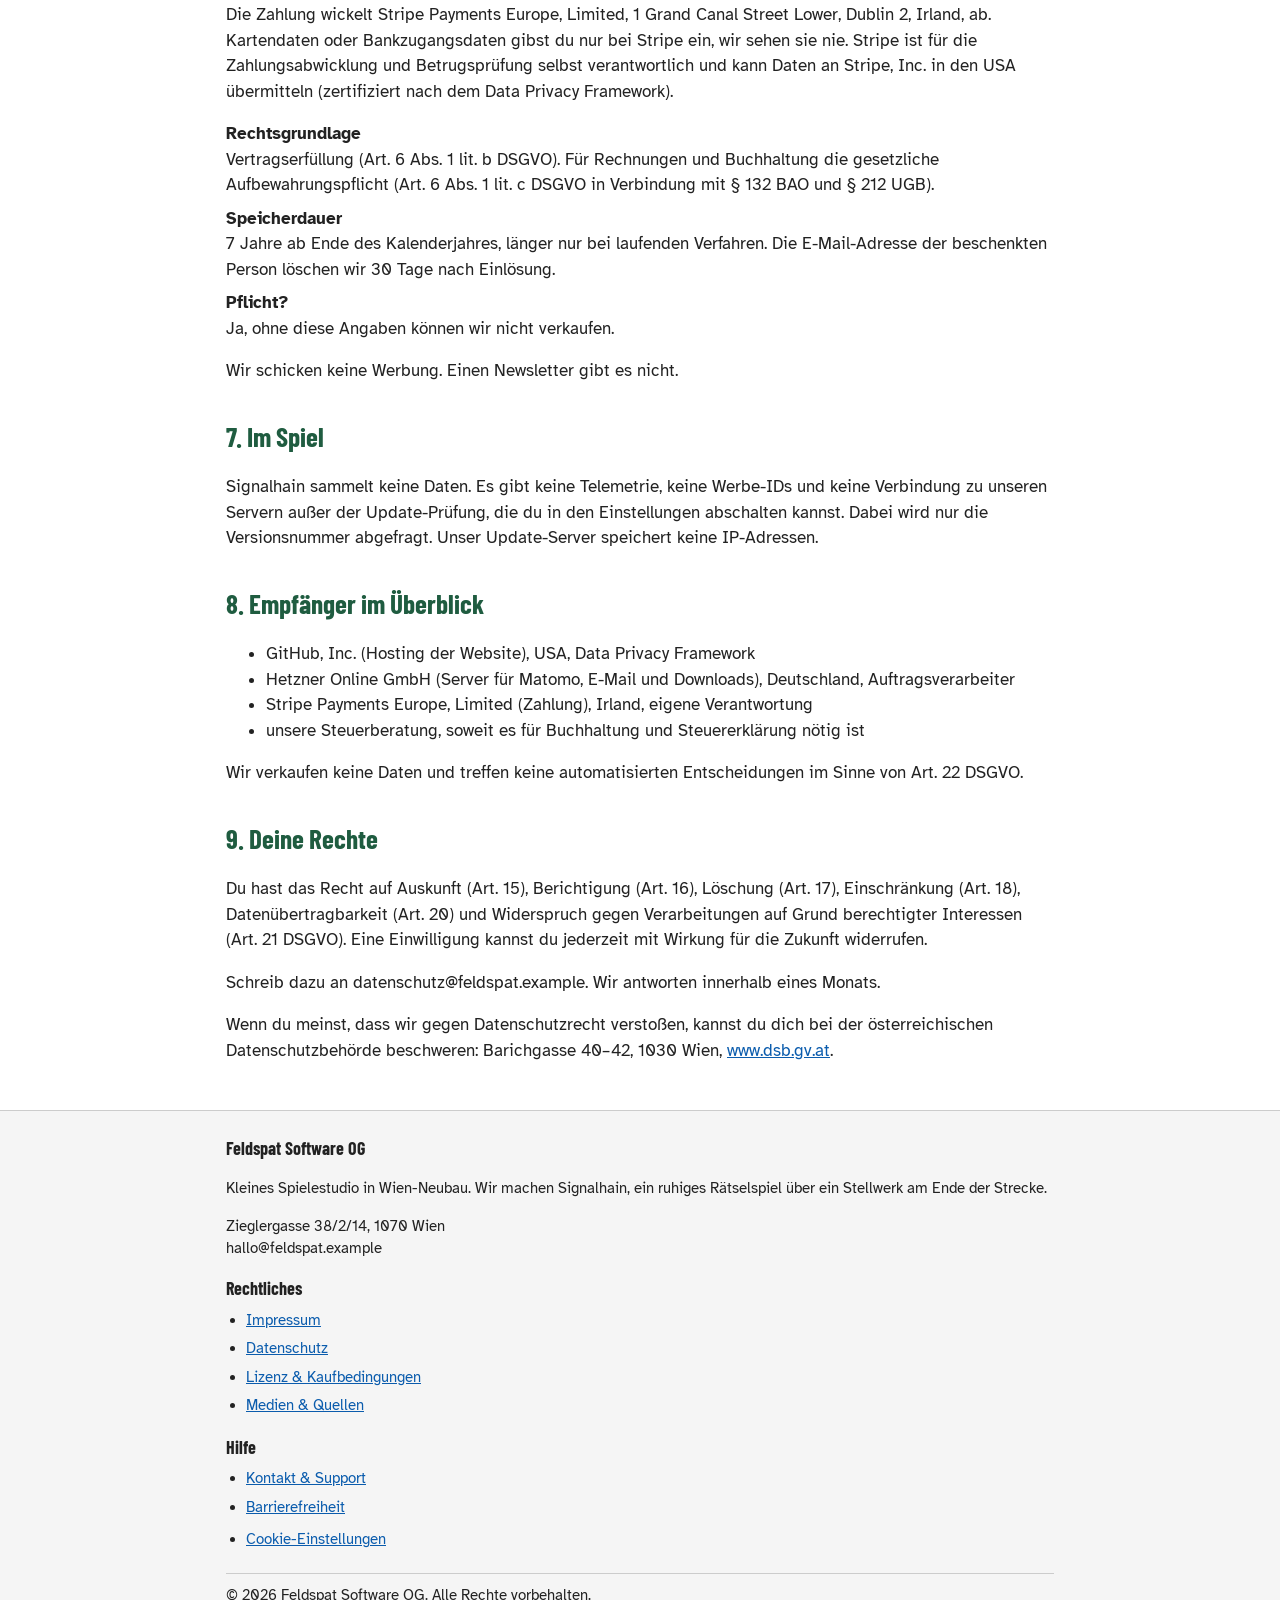
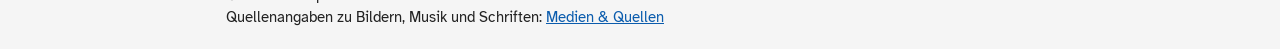
<file: datenschutz.html>
<!doctype html>
<html lang="de">

<head>
<meta charset="utf-8">
<meta name="viewport" content="width=device-width, initial-scale=1, viewport-fit=cover">
<meta name="color-scheme" content="light only">
<title>Datenschutz – Signalhain</title>
<meta name="description" content="Datenschutzerklärung der Feldspat Software OG für den Signalhain-Shop: Hosting, Cookies, Statistik, Kontaktformular, Bestellung und deine Rechte.">
<meta name="tdm-reservation" content="1">
<link rel="preload" href="assets/fonts/atkinson-hyperlegible-latin-400-normal.woff2" as="font" type="font/woff2" crossorigin>
<link rel="preload" href="assets/fonts/barlow-condensed-latin-700-normal.woff2" as="font" type="font/woff2" crossorigin>
<link rel="stylesheet" href="css/main.css">
</head>

<body>

<!-- CONSENT -->
<section class="consent" id="consent" aria-labelledby="consent-title" hidden>
  <div class="wrap">
    <h2 id="consent-title" tabindex="-1">Darf diese Seite Statistikdaten speichern?</h2>
    <p>Wir speichern im Browser nur, was der Shop braucht: deinen Warenkorb und diese Entscheidung. Mit deiner Erlaubnis zählen wir zusätzlich anonymisiert, welche Seiten aufgerufen werden (Matomo, eigener Server, IP-Adresse gekürzt). Du kannst das jederzeit unten auf jeder Seite unter „Cookie-Einstellungen“ ändern. <a href="datenschutz.html#cookies">Details in der Datenschutzerklärung</a></p>
    <fieldset>
      <legend>Kategorien</legend>
      <label><input type="checkbox" checked disabled> Notwendig (Warenkorb, diese Einstellung)</label>
      <label><input type="checkbox" id="c-stats"> Statistik (Matomo)</label>
    </fieldset>
    <div class="row">
      <button type="button" class="btn" id="c-reject">Nur notwendige</button>
      <button type="button" class="btn" id="c-save">Auswahl speichern</button>
      <button type="button" class="btn" id="c-accept">Alle erlauben</button>
    </div>
  </div>
</section>

<!-- HEADER -->
<header class="site-head">
  <div class="wrap">
    <a class="brand" href="index.html">Signalhain<span class="visually-hidden"> – zur Startseite</span></a>
    <nav class="nav" aria-label="Hauptnavigation"><ul><li><a href="index.html">Shop</a></li><li><a href="ueber-uns.html">Über uns</a></li><li><a href="lizenz.html">Lizenz</a></li><li><a href="kontakt.html">Kontakt</a></li><li><a href="warenkorb.html">Warenkorb <span class="cart-count" data-cart-count>0</span><span class="visually-hidden"> Artikel</span></a></li></ul></nav>
  </div>
</header>

<!-- CONTENT -->
<main id="inhalt" tabindex="-1">
<p class="wrap toast" id="status" role="status" aria-live="polite"></p>
<div class="wrap page-head">
  <h1>Datenschutzerklärung</h1>
  <p>Welche Daten wir verarbeiten, warum, wie lange und was du dagegen tun kannst.</p>
</div>
<div class="wrap doc">
  <nav aria-labelledby="toc-d">
    <h2 id="toc-d">Inhalt</h2>
    <ol>
      <li><a href="#verantwortlich">Verantwortlich</a></li>
      <li><a href="#hosting">Aufruf der Website</a></li>
      <li><a href="#cookies">Cookies und Speicher</a></li>
      <li><a href="#statistik">Statistik</a></li>
      <li><a href="#kontakt">Kontaktformular</a></li>
      <li><a href="#bestellung">Bestellung und Zahlung</a></li>
      <li><a href="#spiel">Im Spiel</a></li>
      <li><a href="#empfaenger">Empfänger</a></li>
      <li><a href="#rechte">Deine Rechte</a></li>
    </ol>
  </nav>
  <article>
    <p class="stand">Stand: 7. November 2026</p>
    <div class="note"><p><strong>Hinweis zum Studienprojekt:</strong> Kontaktformular, Statistik und Bestellung sind auf dieser Website nur nachgebaut. Es werden dabei keine Daten an uns oder Dritte gesendet. Tatsächlich verarbeitet werden nur die Zugriffsdaten beim Hoster (Punkt 2) und die Einträge im Speicher deines Browsers (Punkt 3). Die übrigen Abschnitte beschreiben, wie der Shop im echten Betrieb arbeiten würde.</p></div>

    <h2 id="verantwortlich">1. Verantwortlich</h2>
    <p>Verantwortlich im Sinne der DSGVO ist die Feldspat Software OG, Zieglergasse 38/2/14, 1070 Wien, E-Mail: datenschutz@feldspat.example. Wir sind nicht verpflichtet, eine Datenschutzbeauftragte zu bestellen. Für alle Fragen zum Datenschutz ist Lena Hofbauer zuständig.</p>

    <h2 id="hosting">2. Aufruf der Website</h2>
    <p>Die Website liegt bei GitHub Pages (GitHub, Inc., 88 Colin P. Kelly Jr. Street, San Francisco, CA 94107, USA). Wenn du eine Seite aufrufst, verarbeitet GitHub deine IP-Adresse, Datum und Uhrzeit, die aufgerufene Adresse, die vorherige Seite (Referrer) und Angaben zu Browser und Betriebssystem. Das ist technisch nötig, um dir die Seite zu schicken und Angriffe abzuwehren.</p>
    <dl class="facts">
      <dt>Rechtsgrundlage</dt><dd>Berechtigtes Interesse an einem sicheren, erreichbaren Webauftritt (Art. 6 Abs. 1 lit. f DSGVO)</dd>
      <dt>Speicherdauer</dt><dd>Legt GitHub fest, siehe <a href="https://docs.github.com/de/site-policy/privacy-policies/github-general-privacy-statement">Datenschutzerklärung von GitHub</a>. Wir selbst haben keinen Zugriff auf diese Protokolle.</dd>
      <dt>Drittland</dt><dd>USA. GitHub ist nach dem EU-US Data Privacy Framework zertifiziert. Die Übermittlung stützt sich auf den Angemessenheitsbeschluss der EU-Kommission vom 10. Juli 2023 (Art. 45 DSGVO).</dd>
    </dl>
    <p>Schriften, Bilder und Videos liefern wir selbst aus. Beim Aufruf werden keine Daten an Google Fonts, YouTube oder andere Dienste übertragen.</p>

    <h2 id="cookies">3. Cookies und Speicher im Browser</h2>
    <p>Wir setzen keine Cookies. Wir nutzen aber den lokalen Speicher deines Browsers (localStorage), der rechtlich genauso behandelt wird. Nach § 165 Abs. 3 TKG 2021 brauchen wir dafür deine Einwilligung, außer der Eintrag ist unbedingt nötig für einen Dienst, den du ausdrücklich nutzen willst.</p>
    <div class="table-scroll">
      <table class="data">
        <caption>Einträge im Browser-Speicher</caption>
        <thead><tr><th scope="col">Name</th><th scope="col">Zweck</th><th scope="col">Art</th><th scope="col">Dauer</th></tr></thead>
        <tbody>
          <tr><td><code>sh-cart</code></td><td>Merkt sich, was im Warenkorb liegt</td><td>notwendig</td><td>bis du ihn leerst oder den Browser-Speicher löschst</td></tr>
          <tr><td><code>sh-consent</code></td><td>Merkt sich deine Entscheidung im Cookie-Hinweis</td><td>notwendig</td><td>12 Monate, danach fragen wir neu</td></tr>
          <tr><td><code>_pk_id</code></td><td>Matomo: zufällige Besucherkennung, um wiederkehrende Aufrufe zu zählen</td><td>Statistik, nur mit Einwilligung</td><td>13 Monate</td></tr>
          <tr><td><code>_pk_ses</code></td><td>Matomo: fasst Aufrufe innerhalb von 30 Minuten zu einem Besuch zusammen</td><td>Statistik, nur mit Einwilligung</td><td>30 Minuten</td></tr>
        </tbody>
      </table>
    </div>
    <p>Du kannst deine Einwilligung jederzeit unter „Cookie-Einstellungen“ unten auf jeder Seite widerrufen. Ablehnen ist genauso einfach wie Zustimmen, und der Shop funktioniert auch ohne Statistik vollständig.</p>

    <h2 id="statistik">4. Statistik mit Matomo</h2>
    <p>Wenn du zustimmst, zählen wir mit Matomo, welche Seiten wie oft aufgerufen werden, woher Besucher:innen kommen und wie viele bis zum Warenkorb gehen. Matomo läuft auf unserem eigenen Server in einem Rechenzentrum in Deutschland, die Daten gehen an niemanden weiter. Die IP-Adresse wird vor dem Speichern um zwei Bytes gekürzt, sodass wir dich nicht erkennen können.</p>
    <dl class="facts">
      <dt>Rechtsgrundlage</dt><dd>Deine Einwilligung (Art. 6 Abs. 1 lit. a DSGVO und § 165 Abs. 3 TKG 2021)</dd>
      <dt>Speicherdauer</dt><dd>Rohdaten 6 Monate, danach nur zusammengefasste Zahlen</dd>
      <dt>Auftragsverarbeiter</dt><dd>Hetzner Online GmbH, Gunzenhausen (Server-Hosting) mit Vertrag nach Art. 28 DSGVO</dd>
    </dl>

    <h2 id="kontakt">5. Kontaktformular und E-Mail</h2>
    <p>Wenn du uns über das <a href="kontakt.html">Kontaktformular</a> oder per E-Mail schreibst, verarbeiten wir deinen Namen, deine E-Mail-Adresse, den Betreff und deine Nachricht, um zu antworten.</p>
    <dl class="facts">
      <dt>Rechtsgrundlage</dt><dd>Bei Fragen zu einer Bestellung oder vor einem Kauf: Vertrag bzw. vorvertragliche Maßnahmen (Art. 6 Abs. 1 lit. b DSGVO). Sonst unser berechtigtes Interesse, Anfragen zu beantworten (Art. 6 Abs. 1 lit. f DSGVO).</dd>
      <dt>Speicherdauer</dt><dd>12 Monate nach der letzten Nachricht. Gehört die Anfrage zu einer Bestellung, so lange wie die Bestellung (Punkt 6).</dd>
      <dt>Pflicht?</dt><dd>Nein. Ohne E-Mail-Adresse können wir dir aber nicht antworten.</dd>
    </dl>

    <h2 id="bestellung">6. Bestellung und Zahlung</h2>
    <p>Für eine Bestellung brauchen wir deine E-Mail-Adresse, deinen Namen, dein Wohnsitzland und bei Geschenken die E-Mail-Adresse der beschenkten Person. Daraus erstellen wir die Rechnung, schicken den Download-Link und berechnen die richtige Umsatzsteuer. Ein Kundenkonto gibt es nicht.</p>
    <p>Die Zahlung wickelt Stripe Payments Europe, Limited, 1 Grand Canal Street Lower, Dublin 2, Irland, ab. Kartendaten oder Bankzugangsdaten gibst du nur bei Stripe ein, wir sehen sie nie. Stripe ist für die Zahlungsabwicklung und Betrugsprüfung selbst verantwortlich und kann Daten an Stripe, Inc. in den USA übermitteln (zertifiziert nach dem Data Privacy Framework).</p>
    <dl class="facts">
      <dt>Rechtsgrundlage</dt><dd>Vertragserfüllung (Art. 6 Abs. 1 lit. b DSGVO). Für Rechnungen und Buchhaltung die gesetzliche Aufbewahrungspflicht (Art. 6 Abs. 1 lit. c DSGVO in Verbindung mit § 132 BAO und § 212 UGB).</dd>
      <dt>Speicherdauer</dt><dd>7 Jahre ab Ende des Kalenderjahres, länger nur bei laufenden Verfahren. Die E-Mail-Adresse der beschenkten Person löschen wir 30 Tage nach Einlösung.</dd>
      <dt>Pflicht?</dt><dd>Ja, ohne diese Angaben können wir nicht verkaufen.</dd>
    </dl>
    <p>Wir schicken keine Werbung. Einen Newsletter gibt es nicht.</p>

    <h2 id="spiel">7. Im Spiel</h2>
    <p>Signalhain sammelt keine Daten. Es gibt keine Telemetrie, keine Werbe-IDs und keine Verbindung zu unseren Servern außer der Update-Prüfung, die du in den Einstellungen abschalten kannst. Dabei wird nur die Versionsnummer abgefragt. Unser Update-Server speichert keine IP-Adressen.</p>

    <h2 id="empfaenger">8. Empfänger im Überblick</h2>
    <ul>
      <li>GitHub, Inc. (Hosting der Website), USA, Data Privacy Framework</li>
      <li>Hetzner Online GmbH (Server für Matomo, E-Mail und Downloads), Deutschland, Auftragsverarbeiter</li>
      <li>Stripe Payments Europe, Limited (Zahlung), Irland, eigene Verantwortung</li>
      <li>unsere Steuerberatung, soweit es für Buchhaltung und Steuererklärung nötig ist</li>
    </ul>
    <p>Wir verkaufen keine Daten und treffen keine automatisierten Entscheidungen im Sinne von Art. 22 DSGVO.</p>

    <h2 id="rechte">9. Deine Rechte</h2>
    <p>Du hast das Recht auf Auskunft (Art. 15), Berichtigung (Art. 16), Löschung (Art. 17), Einschränkung (Art. 18), Datenübertragbarkeit (Art. 20) und Widerspruch gegen Verarbeitungen auf Grund berechtigter Interessen (Art. 21 DSGVO). Eine Einwilligung kannst du jederzeit mit Wirkung für die Zukunft widerrufen.</p>
    <p>Schreib dazu an datenschutz@feldspat.example. Wir antworten innerhalb eines Monats.</p>
    <p>Wenn du meinst, dass wir gegen Datenschutzrecht verstoßen, kannst du dich bei der österreichischen Datenschutzbehörde beschweren: Barichgasse 40–42, 1030 Wien, <a href="https://www.dsb.gv.at">www.dsb.gv.at</a>.</p>
  </article>
</div>

</main>

<!-- FOOTER -->
<footer class="site-foot">
  <div class="wrap">
    <div>
      <h2>Feldspat Software OG</h2>
      <p>Kleines Spielestudio in Wien-Neubau. Wir machen Signalhain, ein ruhiges Rätselspiel über ein Stellwerk am Ende der Strecke.</p>
      <p>Zieglergasse 38/2/14, 1070 Wien<br>hallo@feldspat.example</p>
    </div>
    <nav aria-label="Rechtliches">
      <h2>Rechtliches</h2>
      <ul>
        <li><a href="impressum.html">Impressum</a></li>
        <li><a href="datenschutz.html">Datenschutz</a></li>
        <li><a href="lizenz.html">Lizenz &amp; Kaufbedingungen</a></li>
        <li><a href="medien.html">Medien &amp; Quellen</a></li>
      </ul>
    </nav>
    <nav aria-label="Hilfe">
      <h2>Hilfe</h2>
      <ul>
        <li><a href="kontakt.html">Kontakt &amp; Support</a></li>
        <li><a href="barrierefreiheit.html">Barrierefreiheit</a></li>
        <li><button type="button" class="linkbtn" data-consent-open>Cookie-Einstellungen</button></li>
      </ul>
    </nav>
    <div class="legal">
      <span>© 2026 Feldspat Software OG. Alle Rechte vorbehalten.</span>
      <span>Quellenangaben zu Bildern, Musik und Schriften: <a href="medien.html">Medien &amp; Quellen</a></span>
    </div>
  </div>
</footer>

<!-- JAVA SCRIPT -->
<script src="js/main.js"></script>

</body>
</html>
</file>
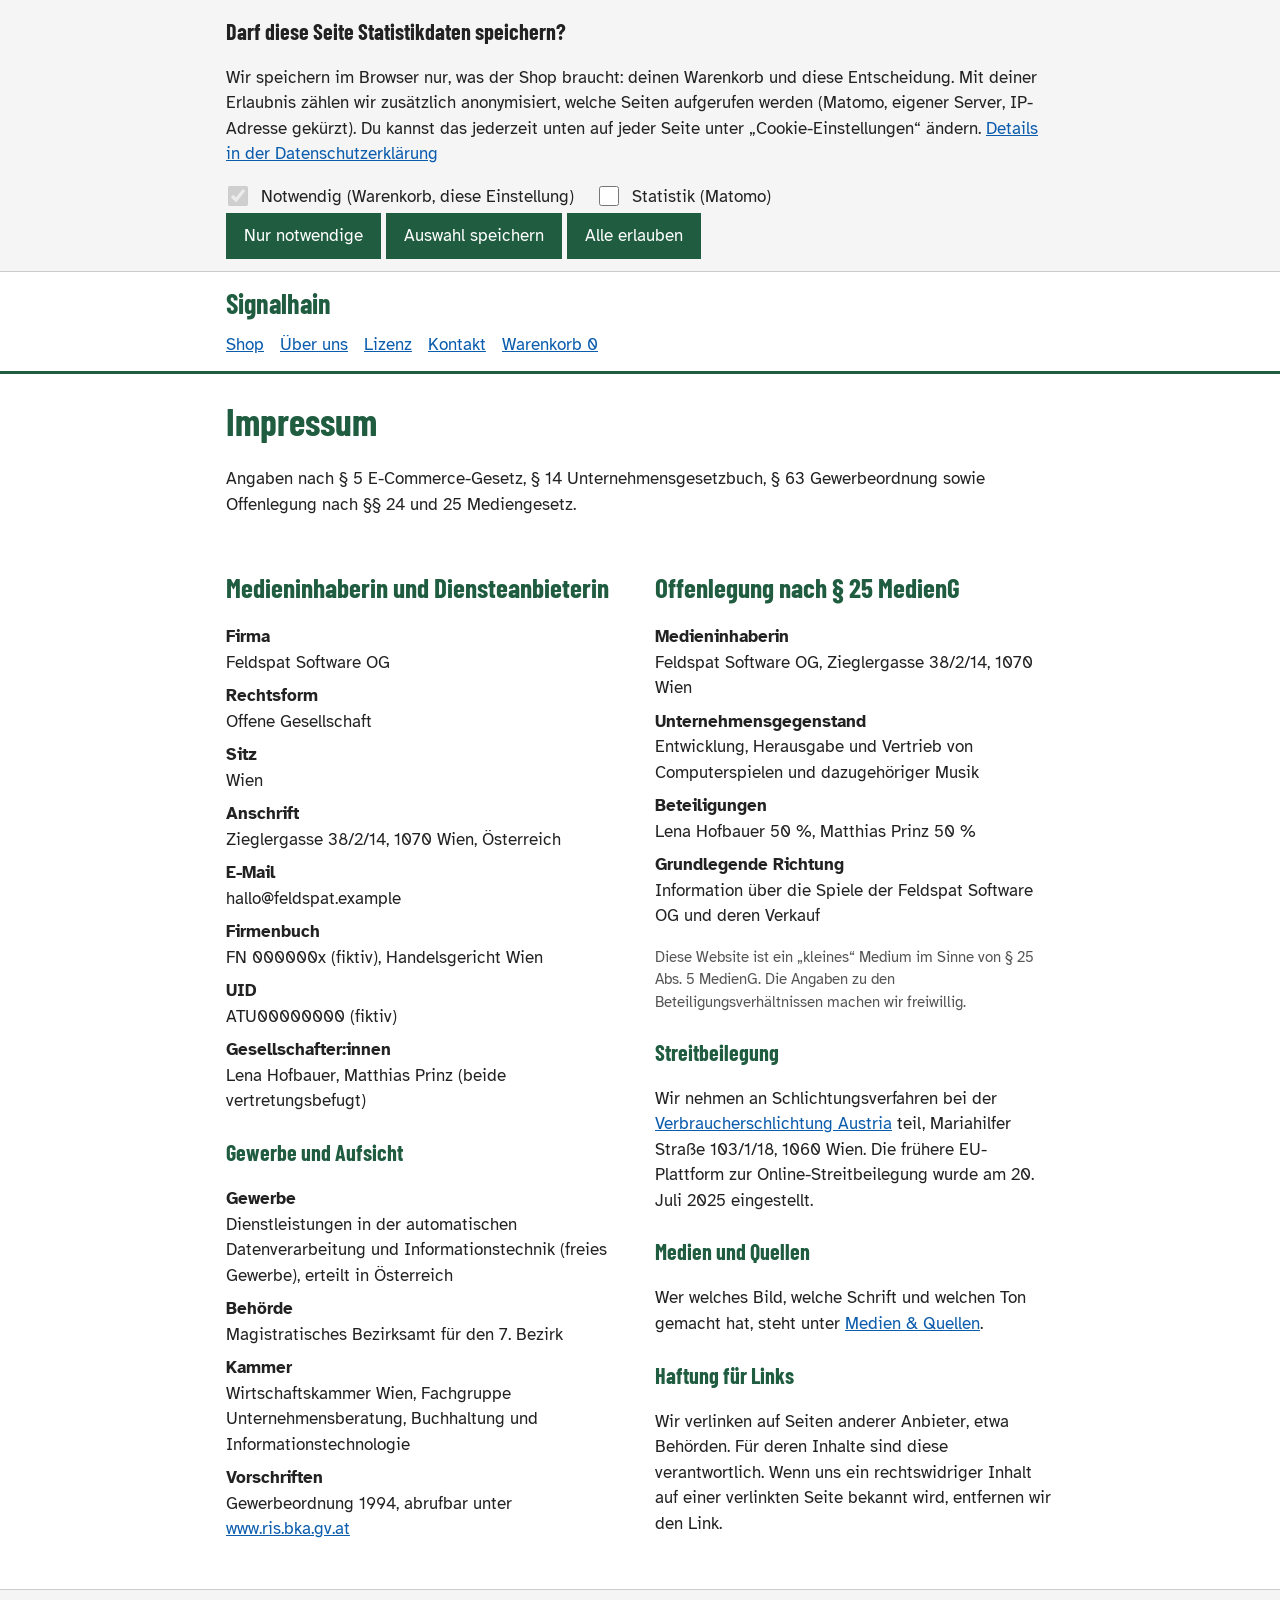
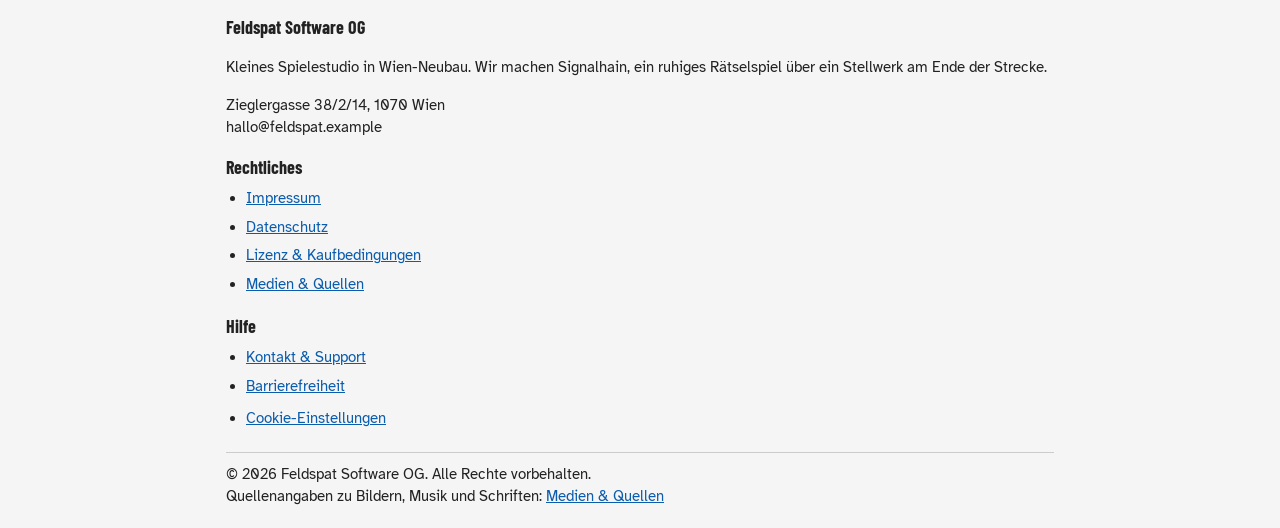
<file: impressum.html>
<!doctype html>
<html lang="de">

<head>
<meta charset="utf-8">
<meta name="viewport" content="width=device-width, initial-scale=1, viewport-fit=cover">
<meta name="color-scheme" content="light only">
<title>Impressum – Feldspat Software OG</title>
<meta name="description" content="Impressum und Offenlegung der Feldspat Software OG nach § 5 ECG, § 14 UGB, § 63 GewO und §§ 24, 25 Mediengesetz.">
<meta name="tdm-reservation" content="1">
<link rel="preload" href="assets/fonts/atkinson-hyperlegible-latin-400-normal.woff2" as="font" type="font/woff2" crossorigin>
<link rel="preload" href="assets/fonts/barlow-condensed-latin-700-normal.woff2" as="font" type="font/woff2" crossorigin>
<link rel="stylesheet" href="css/main.css">
</head>

<body>

<!-- CONSENT -->
<section class="consent" id="consent" aria-labelledby="consent-title" hidden>
  <div class="wrap">
    <h2 id="consent-title" tabindex="-1">Darf diese Seite Statistikdaten speichern?</h2>
    <p>Wir speichern im Browser nur, was der Shop braucht: deinen Warenkorb und diese Entscheidung. Mit deiner Erlaubnis zählen wir zusätzlich anonymisiert, welche Seiten aufgerufen werden (Matomo, eigener Server, IP-Adresse gekürzt). Du kannst das jederzeit unten auf jeder Seite unter „Cookie-Einstellungen“ ändern. <a href="datenschutz.html#cookies">Details in der Datenschutzerklärung</a></p>
    <fieldset>
      <legend>Kategorien</legend>
      <label><input type="checkbox" checked disabled> Notwendig (Warenkorb, diese Einstellung)</label>
      <label><input type="checkbox" id="c-stats"> Statistik (Matomo)</label>
    </fieldset>
    <div class="row">
      <button type="button" class="btn" id="c-reject">Nur notwendige</button>
      <button type="button" class="btn" id="c-save">Auswahl speichern</button>
      <button type="button" class="btn" id="c-accept">Alle erlauben</button>
    </div>
  </div>
</section>

<!-- HEADER -->
<header class="site-head">
  <div class="wrap">
    <a class="brand" href="index.html">Signalhain<span class="visually-hidden"> – zur Startseite</span></a>
    <nav class="nav" aria-label="Hauptnavigation"><ul><li><a href="index.html">Shop</a></li><li><a href="ueber-uns.html">Über uns</a></li><li><a href="lizenz.html">Lizenz</a></li><li><a href="kontakt.html">Kontakt</a></li><li><a href="warenkorb.html">Warenkorb <span class="cart-count" data-cart-count>0</span><span class="visually-hidden"> Artikel</span></a></li></ul></nav>
  </div>
</header>

<!-- CONTENT -->
<main id="inhalt" tabindex="-1">
<p class="wrap toast" id="status" role="status" aria-live="polite"></p>
<div class="wrap page-head">
  <h1>Impressum</h1>
  <p>Angaben nach § 5 E-Commerce-Gesetz, § 14 Unternehmensgesetzbuch, § 63 Gewerbeordnung sowie Offenlegung nach §§ 24 und 25 Mediengesetz.</p>
</div>
<div class="wrap split section" style="padding-top:0">
  <section>
    <h2 id="h-imp">Medieninhaberin und Diensteanbieterin</h2>
    <dl class="facts">
      <dt>Firma</dt><dd>Feldspat Software OG</dd>
      <dt>Rechtsform</dt><dd>Offene Gesellschaft</dd>
      <dt>Sitz</dt><dd>Wien</dd>
      <dt>Anschrift</dt><dd>Zieglergasse 38/2/14, 1070 Wien, Österreich</dd>
      <dt>E-Mail</dt><dd>hallo@feldspat.example</dd>
      <dt>Firmenbuch</dt><dd>FN 000000x (fiktiv), Handelsgericht Wien</dd>
      <dt>UID</dt><dd>ATU00000000 (fiktiv)</dd>
      <dt>Gesellschafter:innen</dt><dd>Lena Hofbauer, Matthias Prinz (beide vertretungsbefugt)</dd>
    </dl>
    <h3>Gewerbe und Aufsicht</h3>
    <dl class="facts">
      <dt>Gewerbe</dt><dd>Dienstleistungen in der automatischen Datenverarbeitung und Informationstechnik (freies Gewerbe), erteilt in Österreich</dd>
      <dt>Behörde</dt><dd>Magistratisches Bezirksamt für den 7. Bezirk</dd>
      <dt>Kammer</dt><dd>Wirtschaftskammer Wien, Fachgruppe Unternehmensberatung, Buchhaltung und Informationstechnologie</dd>
      <dt>Vorschriften</dt><dd>Gewerbeordnung 1994, abrufbar unter <a href="https://www.ris.bka.gv.at">www.ris.bka.gv.at</a></dd>
    </dl>
  </section>
  <section>
    <h2 id="h-off">Offenlegung nach § 25 MedienG</h2>
    <dl class="facts">
      <dt>Medieninhaberin</dt><dd>Feldspat Software OG, Zieglergasse 38/2/14, 1070 Wien</dd>
      <dt>Unternehmensgegenstand</dt><dd>Entwicklung, Herausgabe und Vertrieb von Computerspielen und dazugehöriger Musik</dd>
      <dt>Beteiligungen</dt><dd>Lena Hofbauer 50 %, Matthias Prinz 50 %</dd>
      <dt>Grundlegende Richtung</dt><dd>Information über die Spiele der Feldspat Software OG und deren Verkauf</dd>
    </dl>
    <p class="small">Diese Website ist ein „kleines“ Medium im Sinne von § 25 Abs. 5 MedienG. Die Angaben zu den Beteiligungsverhältnissen machen wir freiwillig.</p>
    <h3>Streitbeilegung</h3>
    <p>Wir nehmen an Schlichtungsverfahren bei der <a href="https://www.verbraucherschlichtung.at">Verbraucherschlichtung Austria</a> teil, Mariahilfer Straße 103/1/18, 1060 Wien. Die frühere EU-Plattform zur Online-Streitbeilegung wurde am 20. Juli 2025 eingestellt.</p>
    <h3>Medien und Quellen</h3>
    <p>Wer welches Bild, welche Schrift und welchen Ton gemacht hat, steht unter <a href="medien.html">Medien &amp; Quellen</a>.</p>
    <h3>Haftung für Links</h3>
    <p>Wir verlinken auf Seiten anderer Anbieter, etwa Behörden. Für deren Inhalte sind diese verantwortlich. Wenn uns ein rechtswidriger Inhalt auf einer verlinkten Seite bekannt wird, entfernen wir den Link.</p>
  </section>
</div>

</main>

<!-- FOOTER -->
<footer class="site-foot">
  <div class="wrap">
    <div>
      <h2>Feldspat Software OG</h2>
      <p>Kleines Spielestudio in Wien-Neubau. Wir machen Signalhain, ein ruhiges Rätselspiel über ein Stellwerk am Ende der Strecke.</p>
      <p>Zieglergasse 38/2/14, 1070 Wien<br>hallo@feldspat.example</p>
    </div>
    <nav aria-label="Rechtliches">
      <h2>Rechtliches</h2>
      <ul>
        <li><a href="impressum.html">Impressum</a></li>
        <li><a href="datenschutz.html">Datenschutz</a></li>
        <li><a href="lizenz.html">Lizenz &amp; Kaufbedingungen</a></li>
        <li><a href="medien.html">Medien &amp; Quellen</a></li>
      </ul>
    </nav>
    <nav aria-label="Hilfe">
      <h2>Hilfe</h2>
      <ul>
        <li><a href="kontakt.html">Kontakt &amp; Support</a></li>
        <li><a href="barrierefreiheit.html">Barrierefreiheit</a></li>
        <li><button type="button" class="linkbtn" data-consent-open>Cookie-Einstellungen</button></li>
      </ul>
    </nav>
    <div class="legal">
      <span>© 2026 Feldspat Software OG. Alle Rechte vorbehalten.</span>
      <span>Quellenangaben zu Bildern, Musik und Schriften: <a href="medien.html">Medien &amp; Quellen</a></span>
    </div>
  </div>
</footer>

<!-- JAVA SCRIPT -->
<script src="js/main.js"></script>

</body>
</html>
</file>
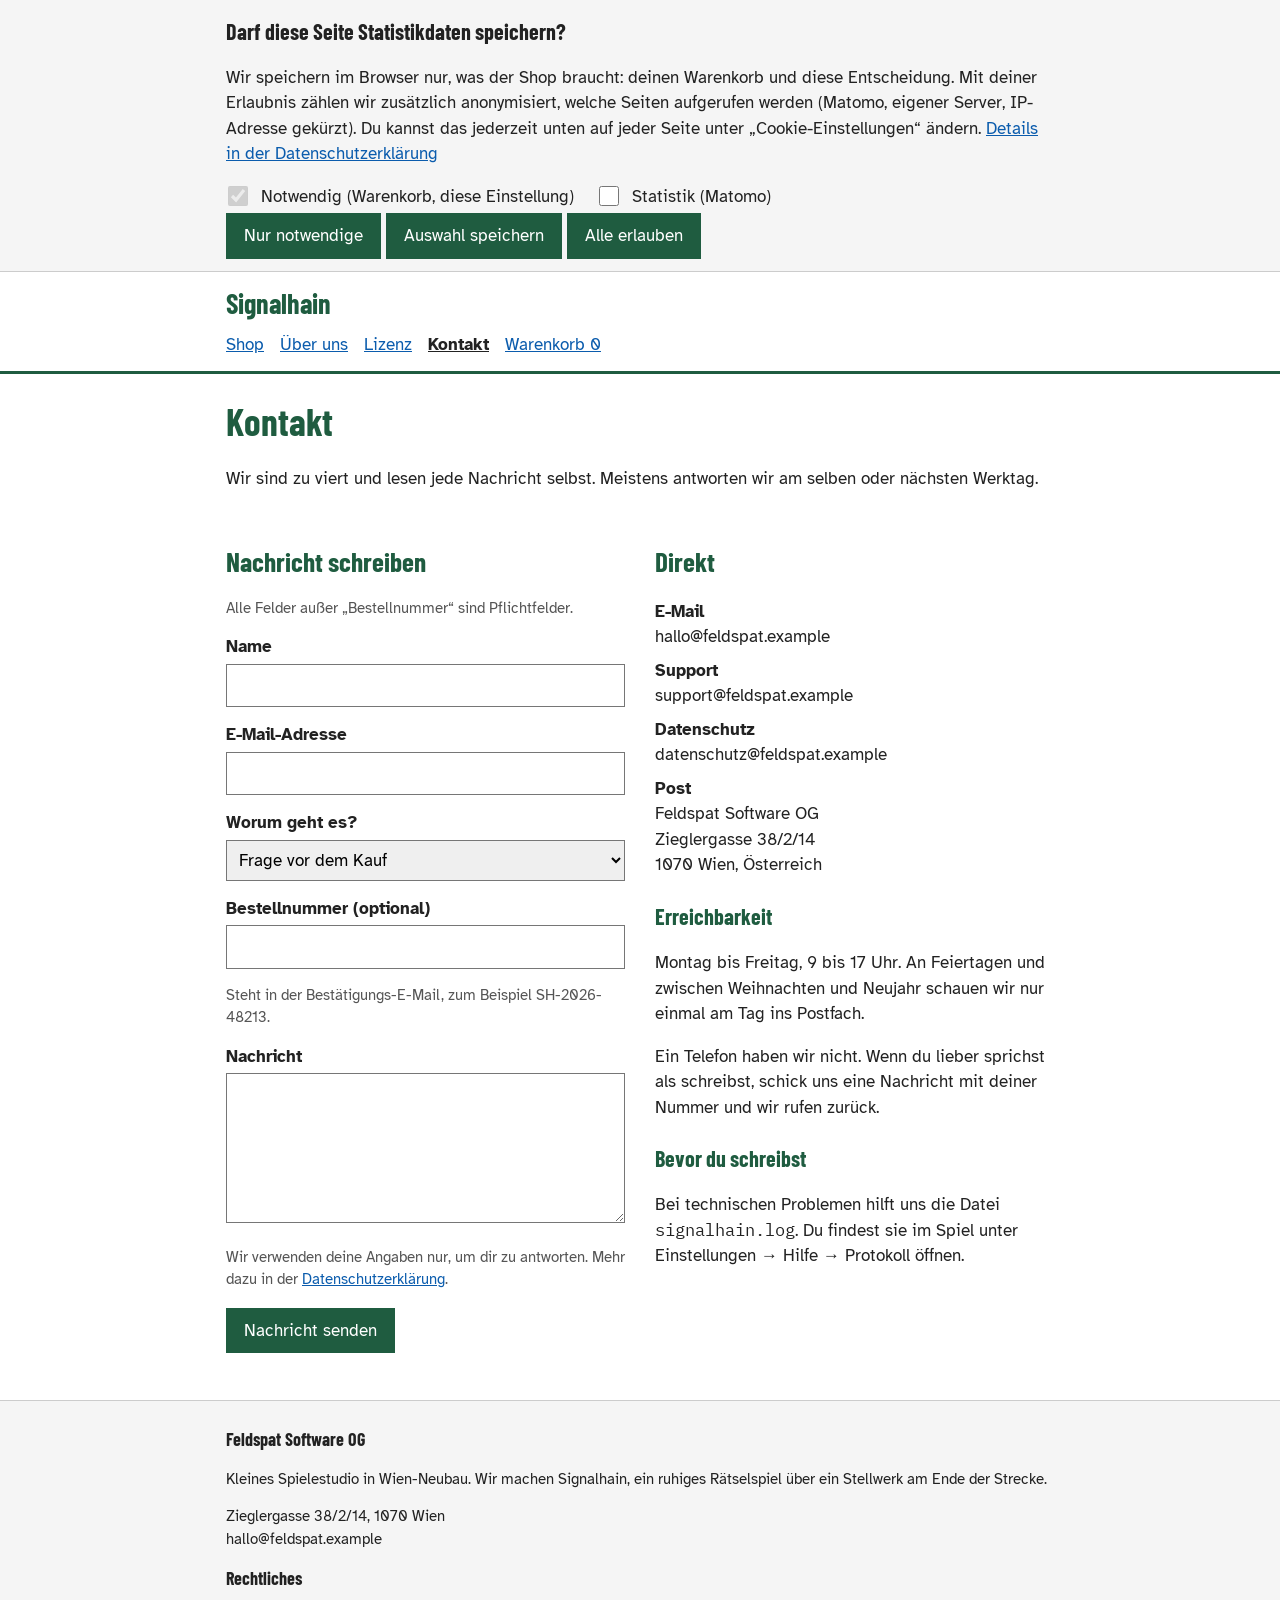
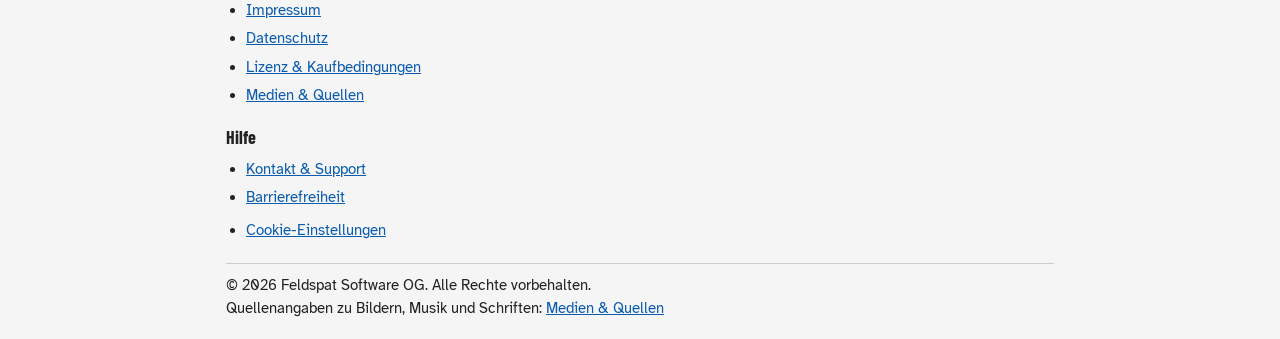
<file: kontakt.html>
<!doctype html>
<html lang="de">

<head>
<meta charset="utf-8">
<meta name="viewport" content="width=device-width, initial-scale=1, viewport-fit=cover">
<meta name="color-scheme" content="light only">
<title>Kontakt – Signalhain</title>
<meta name="description" content="Fragen zu Signalhain, zu einer Bestellung oder zur Barrierefreiheit? So erreichst du die Feldspat Software OG.">
<meta name="tdm-reservation" content="1">
<link rel="preload" href="assets/fonts/atkinson-hyperlegible-latin-400-normal.woff2" as="font" type="font/woff2" crossorigin>
<link rel="preload" href="assets/fonts/barlow-condensed-latin-700-normal.woff2" as="font" type="font/woff2" crossorigin>
<link rel="stylesheet" href="css/main.css">
</head>

<body>

<!-- CONSENT -->
<section class="consent" id="consent" aria-labelledby="consent-title" hidden>
  <div class="wrap">
    <h2 id="consent-title" tabindex="-1">Darf diese Seite Statistikdaten speichern?</h2>
    <p>Wir speichern im Browser nur, was der Shop braucht: deinen Warenkorb und diese Entscheidung. Mit deiner Erlaubnis zählen wir zusätzlich anonymisiert, welche Seiten aufgerufen werden (Matomo, eigener Server, IP-Adresse gekürzt). Du kannst das jederzeit unten auf jeder Seite unter „Cookie-Einstellungen“ ändern. <a href="datenschutz.html#cookies">Details in der Datenschutzerklärung</a></p>
    <fieldset>
      <legend>Kategorien</legend>
      <label><input type="checkbox" checked disabled> Notwendig (Warenkorb, diese Einstellung)</label>
      <label><input type="checkbox" id="c-stats"> Statistik (Matomo)</label>
    </fieldset>
    <div class="row">
      <button type="button" class="btn" id="c-reject">Nur notwendige</button>
      <button type="button" class="btn" id="c-save">Auswahl speichern</button>
      <button type="button" class="btn" id="c-accept">Alle erlauben</button>
    </div>
  </div>
</section>

<!-- HEADER -->
<header class="site-head">
  <div class="wrap">
    <a class="brand" href="index.html">Signalhain<span class="visually-hidden"> – zur Startseite</span></a>
    <nav class="nav" aria-label="Hauptnavigation"><ul><li><a href="index.html">Shop</a></li><li><a href="ueber-uns.html">Über uns</a></li><li><a href="lizenz.html">Lizenz</a></li><li><a href="kontakt.html" aria-current="page">Kontakt</a></li><li><a href="warenkorb.html">Warenkorb <span class="cart-count" data-cart-count>0</span><span class="visually-hidden"> Artikel</span></a></li></ul></nav>
  </div>
</header>

<!-- CONTENT -->
<main id="inhalt" tabindex="-1">
<p class="wrap toast" id="status" role="status" aria-live="polite"></p>
<div class="wrap page-head">
  <h1>Kontakt</h1>
  <p>Wir sind zu viert und lesen jede Nachricht selbst. Meistens antworten wir am selben oder nächsten Werktag.</p>
</div>
<div class="wrap split">
  <section>
    <h2 id="h-form">Nachricht schreiben</h2>
    <form id="contact-form" data-done="contact-ok">
      <p class="hint">Alle Felder außer „Bestellnummer“ sind Pflichtfelder.</p>
      <div class="field">
        <label for="ct-name">Name</label>
        <input type="text" id="ct-name" name="name" autocomplete="name" required>
      </div>
      <div class="field">
        <label for="ct-email">E-Mail-Adresse</label>
        <input type="email" id="ct-email" name="email" autocomplete="email" required>
      </div>
      <div class="field">
        <label for="ct-topic">Worum geht es?</label>
        <select id="ct-topic" name="topic">
          <option>Frage vor dem Kauf</option>
          <option>Problem mit einer Bestellung</option>
          <option>Technisches Problem im Spiel</option>
          <option>Barriere auf der Website oder im Spiel</option>
          <option>Lizenz für Musik oder Videos</option>
          <option>Datenschutz</option>
          <option>Presse</option>
          <option>Etwas anderes</option>
        </select>
      </div>
      <div class="field">
        <label for="ct-order">Bestellnummer (optional)</label>
        <input type="text" id="ct-order" name="order" aria-describedby="ct-order-hint">
        <p class="hint" id="ct-order-hint">Steht in der Bestätigungs-E-Mail, zum Beispiel SH-2026-48213.</p>
      </div>
      <div class="field">
        <label for="ct-msg">Nachricht</label>
        <textarea id="ct-msg" name="message" required></textarea>
      </div>
      <p class="hint">Wir verwenden deine Angaben nur, um dir zu antworten. Mehr dazu in der <a href="datenschutz.html#kontakt">Datenschutzerklärung</a>.</p>
      <p><button type="submit" class="btn">Nachricht senden</button></p>
    </form>
    <div class="ok" id="contact-ok" tabindex="-1" hidden>
      <h2>Nachricht angekommen</h2>
      <p>So würde die Bestätigung im echten Shop aussehen. Da dies ein Studienprojekt ist, wurde nichts gesendet.</p>
    </div>
  </section>
  <section>
    <h2 id="h-direct">Direkt</h2>
    <dl class="facts">
      <dt>E-Mail</dt><dd>hallo@feldspat.example</dd>
      <dt>Support</dt><dd>support@feldspat.example</dd>
      <dt>Datenschutz</dt><dd>datenschutz@feldspat.example</dd>
      <dt>Post</dt><dd>Feldspat Software OG<br>Zieglergasse 38/2/14<br>1070 Wien, Österreich</dd>
    </dl>
    <h3>Erreichbarkeit</h3>
    <p>Montag bis Freitag, 9 bis 17 Uhr. An Feiertagen und zwischen Weihnachten und Neujahr schauen wir nur einmal am Tag ins Postfach.</p>
    <p>Ein Telefon haben wir nicht. Wenn du lieber sprichst als schreibst, schick uns eine Nachricht mit deiner Nummer und wir rufen zurück.</p>
    <h3>Bevor du schreibst</h3>
    <p>Bei technischen Problemen hilft uns die Datei <code>signalhain.log</code>. Du findest sie im Spiel unter Einstellungen → Hilfe → Protokoll öffnen.</p>
  </section>
</div>

</main>

<!-- FOOTER -->
<footer class="site-foot">
  <div class="wrap">
    <div>
      <h2>Feldspat Software OG</h2>
      <p>Kleines Spielestudio in Wien-Neubau. Wir machen Signalhain, ein ruhiges Rätselspiel über ein Stellwerk am Ende der Strecke.</p>
      <p>Zieglergasse 38/2/14, 1070 Wien<br>hallo@feldspat.example</p>
    </div>
    <nav aria-label="Rechtliches">
      <h2>Rechtliches</h2>
      <ul>
        <li><a href="impressum.html">Impressum</a></li>
        <li><a href="datenschutz.html">Datenschutz</a></li>
        <li><a href="lizenz.html">Lizenz &amp; Kaufbedingungen</a></li>
        <li><a href="medien.html">Medien &amp; Quellen</a></li>
      </ul>
    </nav>
    <nav aria-label="Hilfe">
      <h2>Hilfe</h2>
      <ul>
        <li><a href="kontakt.html">Kontakt &amp; Support</a></li>
        <li><a href="barrierefreiheit.html">Barrierefreiheit</a></li>
        <li><button type="button" class="linkbtn" data-consent-open>Cookie-Einstellungen</button></li>
      </ul>
    </nav>
    <div class="legal">
      <span>© 2026 Feldspat Software OG. Alle Rechte vorbehalten.</span>
      <span>Quellenangaben zu Bildern, Musik und Schriften: <a href="medien.html">Medien &amp; Quellen</a></span>
    </div>
  </div>
</footer>

<!-- JAVA SCRIPT -->
<script src="js/main.js"></script>

</body>
</html>
</file>
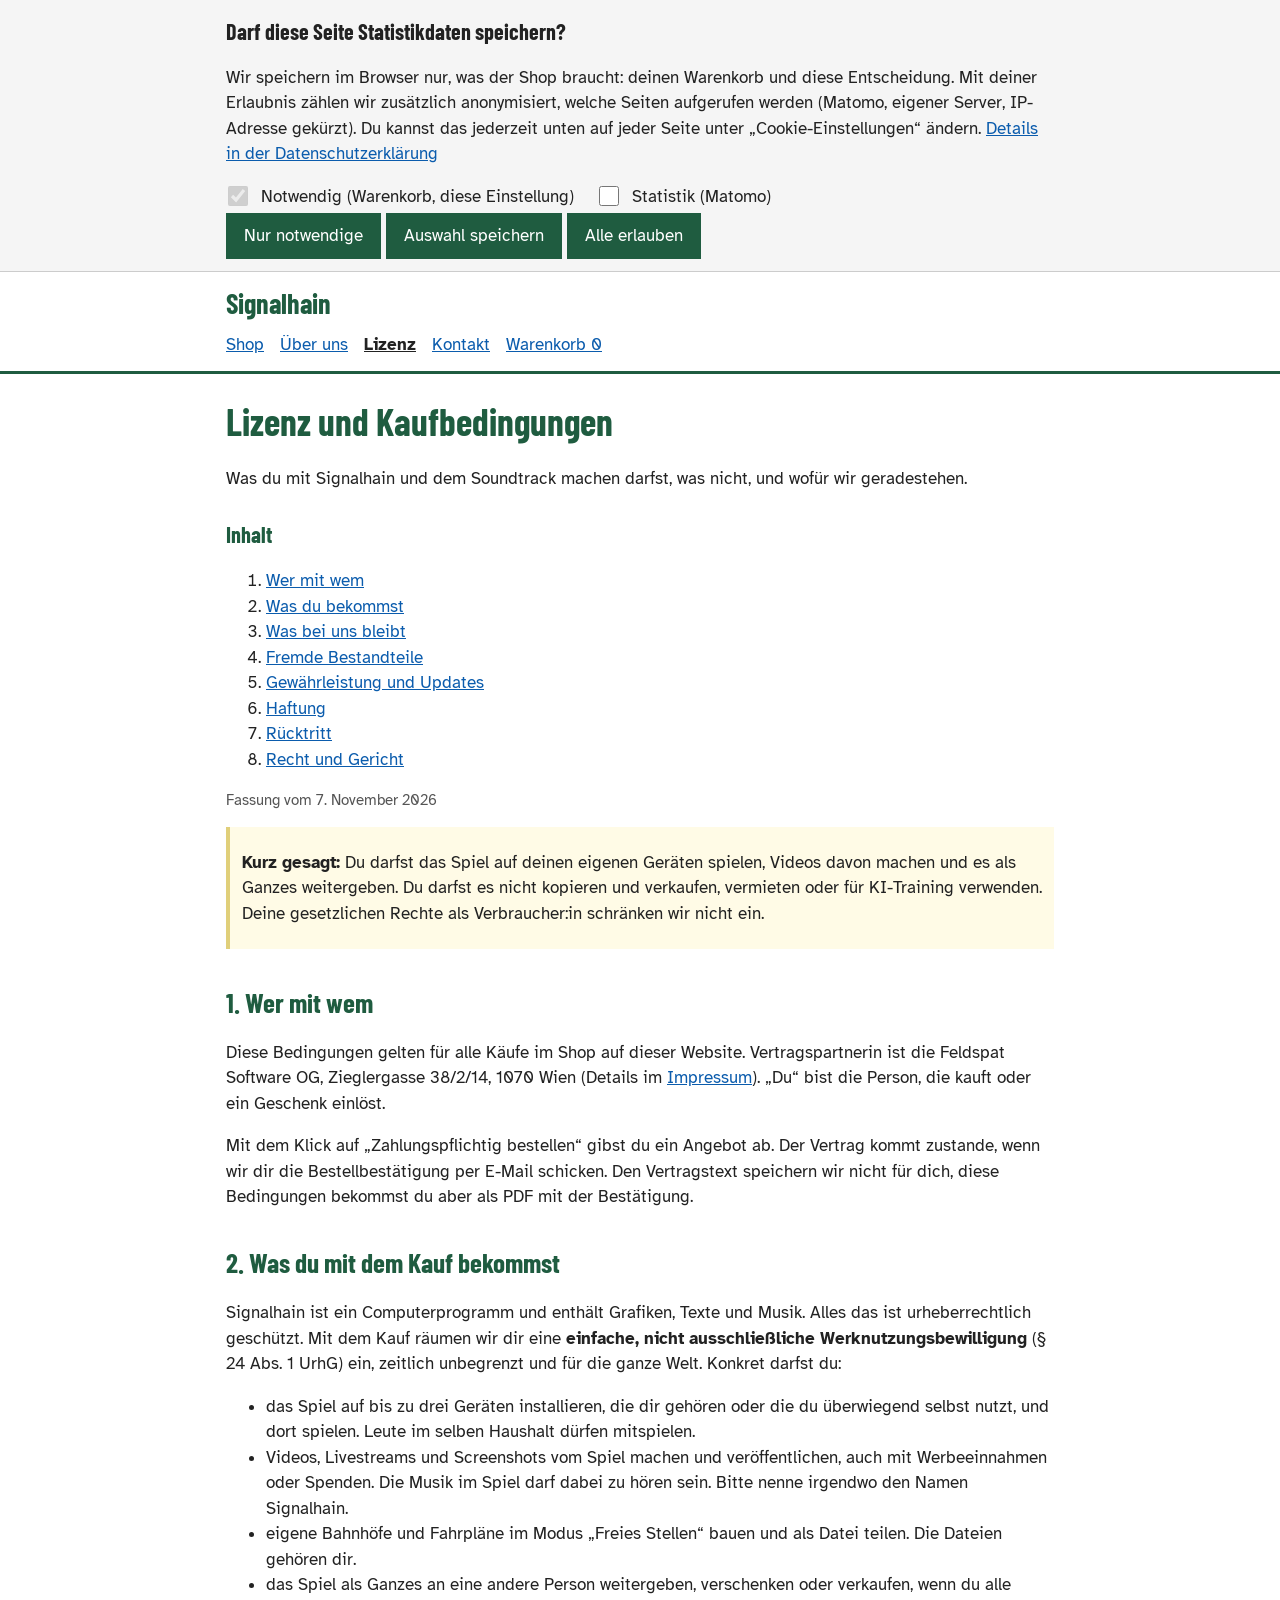
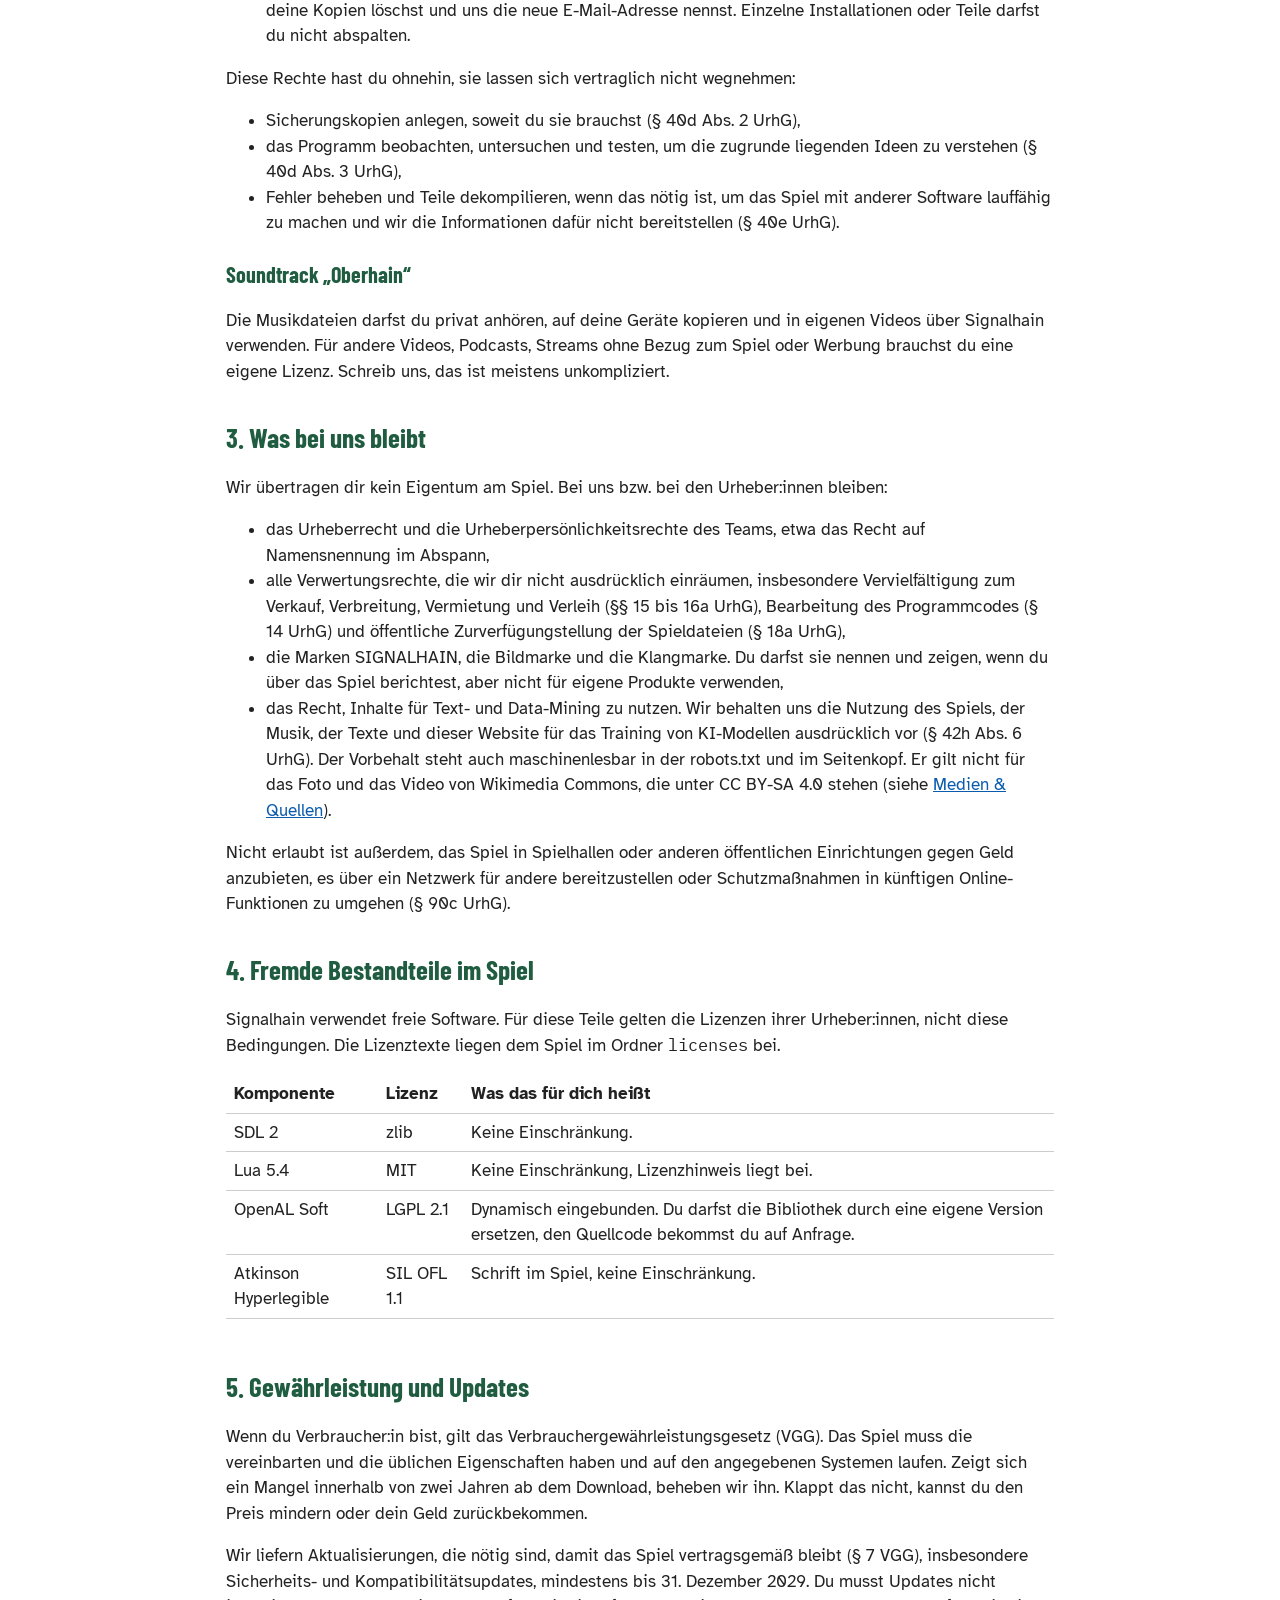
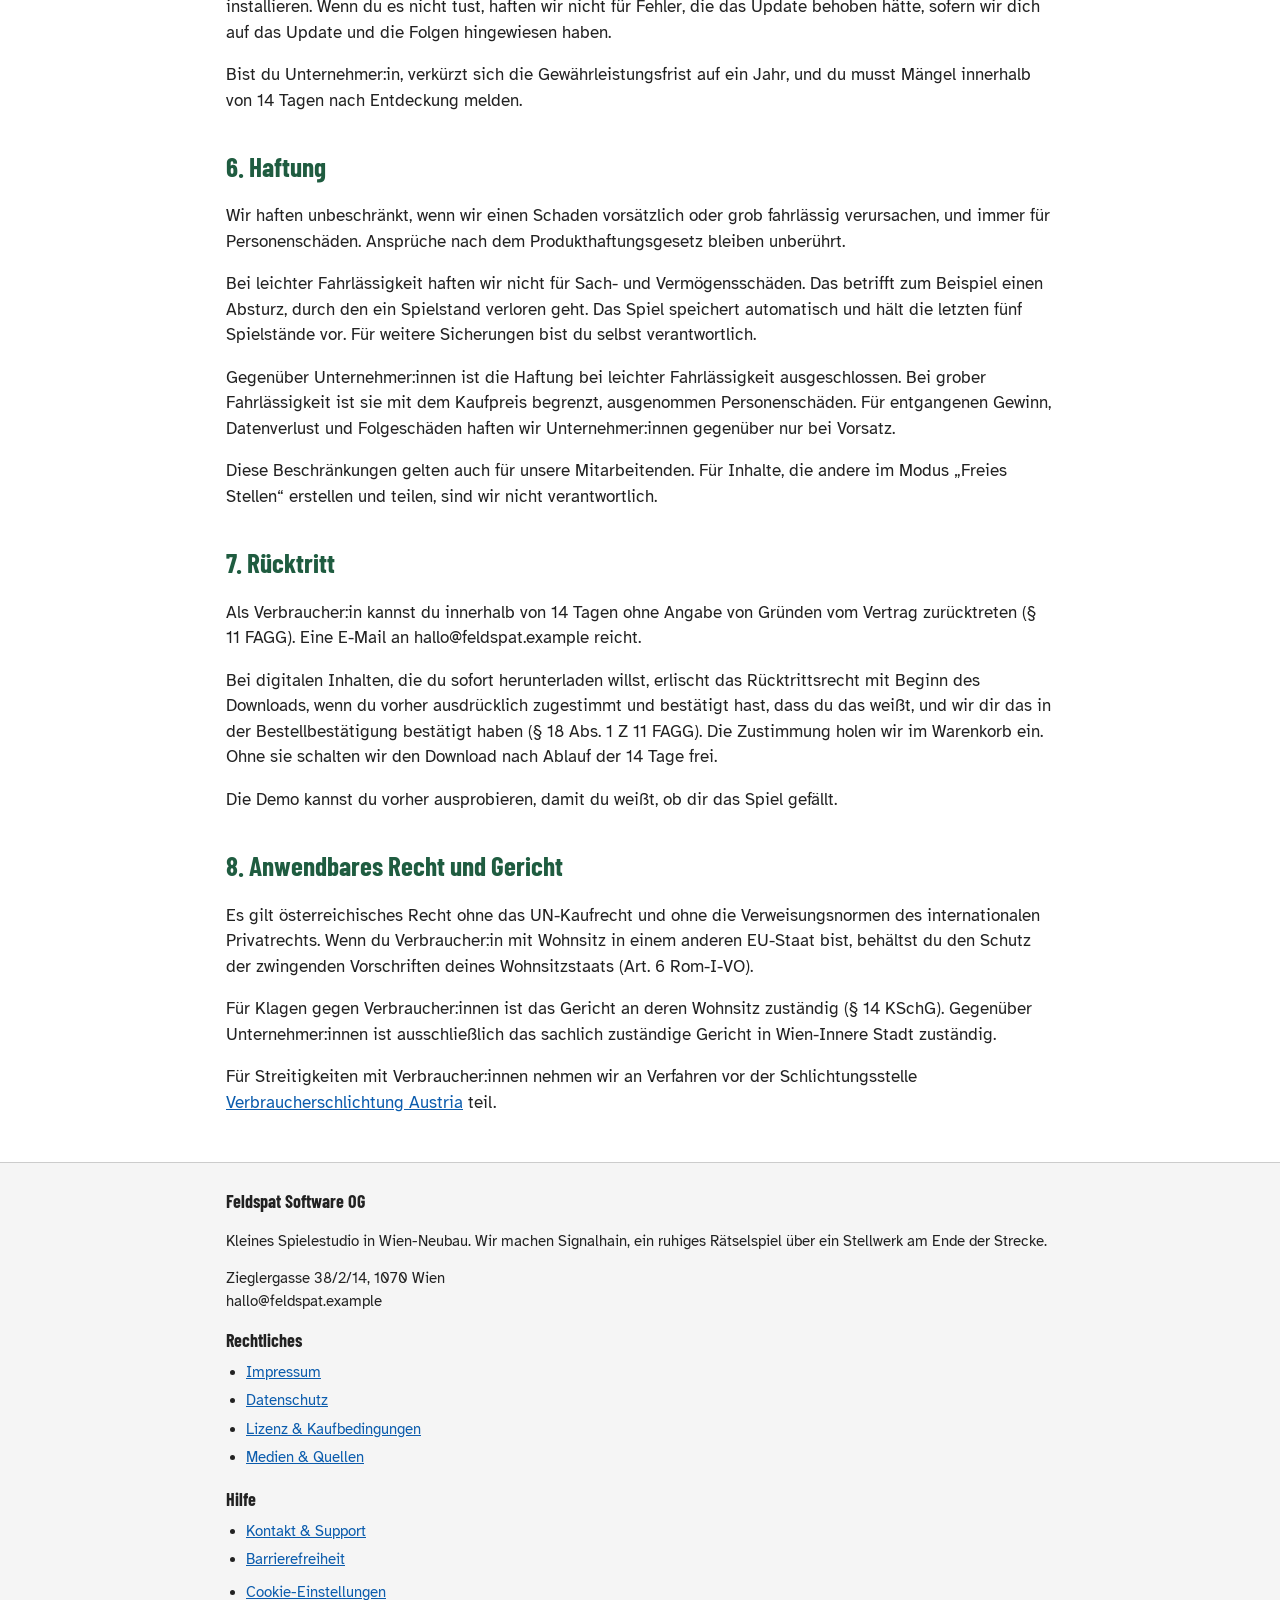
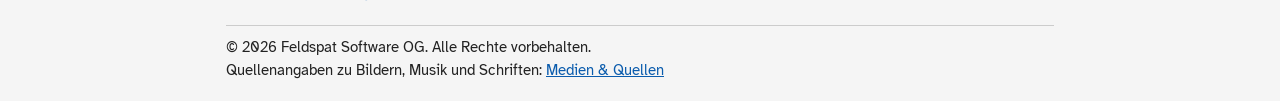
<file: lizenz.html>
<!doctype html>
<html lang="de">

<head>
<meta charset="utf-8">
<meta name="viewport" content="width=device-width, initial-scale=1, viewport-fit=cover">
<meta name="color-scheme" content="light only">
<title>Lizenz – Signalhain</title>
<meta name="description" content="Welche Rechte du mit dem Kauf von Signalhain bekommst, welche bei uns bleiben, Gewährleistung, Haftung und Rücktritt.">
<meta name="tdm-reservation" content="1">
<link rel="preload" href="assets/fonts/atkinson-hyperlegible-latin-400-normal.woff2" as="font" type="font/woff2" crossorigin>
<link rel="preload" href="assets/fonts/barlow-condensed-latin-700-normal.woff2" as="font" type="font/woff2" crossorigin>
<link rel="stylesheet" href="css/main.css">
</head>

<body>

<!-- CONSENT -->
<section class="consent" id="consent" aria-labelledby="consent-title" hidden>
  <div class="wrap">
    <h2 id="consent-title" tabindex="-1">Darf diese Seite Statistikdaten speichern?</h2>
    <p>Wir speichern im Browser nur, was der Shop braucht: deinen Warenkorb und diese Entscheidung. Mit deiner Erlaubnis zählen wir zusätzlich anonymisiert, welche Seiten aufgerufen werden (Matomo, eigener Server, IP-Adresse gekürzt). Du kannst das jederzeit unten auf jeder Seite unter „Cookie-Einstellungen“ ändern. <a href="datenschutz.html#cookies">Details in der Datenschutzerklärung</a></p>
    <fieldset>
      <legend>Kategorien</legend>
      <label><input type="checkbox" checked disabled> Notwendig (Warenkorb, diese Einstellung)</label>
      <label><input type="checkbox" id="c-stats"> Statistik (Matomo)</label>
    </fieldset>
    <div class="row">
      <button type="button" class="btn" id="c-reject">Nur notwendige</button>
      <button type="button" class="btn" id="c-save">Auswahl speichern</button>
      <button type="button" class="btn" id="c-accept">Alle erlauben</button>
    </div>
  </div>
</section>

<!-- HEADER -->
<header class="site-head">
  <div class="wrap">
    <a class="brand" href="index.html">Signalhain<span class="visually-hidden"> – zur Startseite</span></a>
    <nav class="nav" aria-label="Hauptnavigation"><ul><li><a href="index.html">Shop</a></li><li><a href="ueber-uns.html">Über uns</a></li><li><a href="lizenz.html" aria-current="page">Lizenz</a></li><li><a href="kontakt.html">Kontakt</a></li><li><a href="warenkorb.html">Warenkorb <span class="cart-count" data-cart-count>0</span><span class="visually-hidden"> Artikel</span></a></li></ul></nav>
  </div>
</header>

<!-- CONTENT -->
<main id="inhalt" tabindex="-1">
<p class="wrap toast" id="status" role="status" aria-live="polite"></p>
<div class="wrap page-head">
  <h1>Lizenz und Kaufbedingungen</h1>
  <p>Was du mit Signalhain und dem Soundtrack machen darfst, was nicht, und wofür wir geradestehen.</p>
</div>
<div class="wrap doc">
  <nav aria-labelledby="toc-l">
    <h2 id="toc-l">Inhalt</h2>
    <ol>
      <li><a href="#vertrag">Wer mit wem</a></li>
      <li><a href="#rechte">Was du bekommst</a></li>
      <li><a href="#bleibt">Was bei uns bleibt</a></li>
      <li><a href="#fremd">Fremde Bestandteile</a></li>
      <li><a href="#gewaehr">Gewährleistung und Updates</a></li>
      <li><a href="#haftung">Haftung</a></li>
      <li><a href="#ruecktritt">Rücktritt</a></li>
      <li><a href="#recht">Recht und Gericht</a></li>
    </ol>
  </nav>
  <article>
    <p class="stand">Fassung vom 7. November 2026</p>
    <div class="note"><p><strong>Kurz gesagt:</strong> Du darfst das Spiel auf deinen eigenen Geräten spielen, Videos davon machen und es als Ganzes weitergeben. Du darfst es nicht kopieren und verkaufen, vermieten oder für KI-Training verwenden. Deine gesetzlichen Rechte als Verbraucher:in schränken wir nicht ein.</p></div>

    <h2 id="vertrag">1. Wer mit wem</h2>
    <p>Diese Bedingungen gelten für alle Käufe im Shop auf dieser Website. Vertragspartnerin ist die Feldspat Software OG, Zieglergasse 38/2/14, 1070 Wien (Details im <a href="impressum.html">Impressum</a>). „Du“ bist die Person, die kauft oder ein Geschenk einlöst.</p>
    <p>Mit dem Klick auf „Zahlungspflichtig bestellen“ gibst du ein Angebot ab. Der Vertrag kommt zustande, wenn wir dir die Bestellbestätigung per E-Mail schicken. Den Vertragstext speichern wir nicht für dich, diese Bedingungen bekommst du aber als PDF mit der Bestätigung.</p>

    <h2 id="rechte">2. Was du mit dem Kauf bekommst</h2>
    <p>Signalhain ist ein Computerprogramm und enthält Grafiken, Texte und Musik. Alles das ist urheberrechtlich geschützt. Mit dem Kauf räumen wir dir eine <strong>einfache, nicht ausschließliche Werknutzungsbewilligung</strong> (§ 24 Abs. 1 UrhG) ein, zeitlich unbegrenzt und für die ganze Welt. Konkret darfst du:</p>
    <ul>
      <li>das Spiel auf bis zu drei Geräten installieren, die dir gehören oder die du überwiegend selbst nutzt, und dort spielen. Leute im selben Haushalt dürfen mitspielen.</li>
      <li>Videos, Livestreams und Screenshots vom Spiel machen und veröffentlichen, auch mit Werbeeinnahmen oder Spenden. Die Musik im Spiel darf dabei zu hören sein. Bitte nenne irgendwo den Namen Signalhain.</li>
      <li>eigene Bahnhöfe und Fahrpläne im Modus „Freies Stellen“ bauen und als Datei teilen. Die Dateien gehören dir.</li>
      <li>das Spiel als Ganzes an eine andere Person weitergeben, verschenken oder verkaufen, wenn du alle deine Kopien löschst und uns die neue E-Mail-Adresse nennst. Einzelne Installationen oder Teile darfst du nicht abspalten.</li>
    </ul>
    <p>Diese Rechte hast du ohnehin, sie lassen sich vertraglich nicht wegnehmen:</p>
    <ul>
      <li>Sicherungskopien anlegen, soweit du sie brauchst (§ 40d Abs. 2 UrhG),</li>
      <li>das Programm beobachten, untersuchen und testen, um die zugrunde liegenden Ideen zu verstehen (§ 40d Abs. 3 UrhG),</li>
      <li>Fehler beheben und Teile dekompilieren, wenn das nötig ist, um das Spiel mit anderer Software lauffähig zu machen und wir die Informationen dafür nicht bereitstellen (§ 40e UrhG).</li>
    </ul>
    <h3>Soundtrack „Oberhain“</h3>
    <p>Die Musikdateien darfst du privat anhören, auf deine Geräte kopieren und in eigenen Videos über Signalhain verwenden. Für andere Videos, Podcasts, Streams ohne Bezug zum Spiel oder Werbung brauchst du eine eigene Lizenz. Schreib uns, das ist meistens unkompliziert.</p>

    <h2 id="bleibt">3. Was bei uns bleibt</h2>
    <p>Wir übertragen dir kein Eigentum am Spiel. Bei uns bzw. bei den Urheber:innen bleiben:</p>
    <ul>
      <li>das Urheberrecht und die Urheberpersönlichkeitsrechte des Teams, etwa das Recht auf Namensnennung im Abspann,</li>
      <li>alle Verwertungsrechte, die wir dir nicht ausdrücklich einräumen, insbesondere Vervielfältigung zum Verkauf, Verbreitung, Vermietung und Verleih (§§ 15 bis 16a UrhG), Bearbeitung des Programmcodes (§ 14 UrhG) und öffentliche Zurverfügungstellung der Spieldateien (§ 18a UrhG),</li>
      <li>die Marken SIGNALHAIN, die Bildmarke und die Klangmarke. Du darfst sie nennen und zeigen, wenn du über das Spiel berichtest, aber nicht für eigene Produkte verwenden,</li>
      <li>das Recht, Inhalte für Text- und Data-Mining zu nutzen. Wir behalten uns die Nutzung des Spiels, der Musik, der Texte und dieser Website für das Training von KI-Modellen ausdrücklich vor (§ 42h Abs. 6 UrhG). Der Vorbehalt steht auch maschinenlesbar in der robots.txt und im Seitenkopf. Er gilt nicht für das Foto und das Video von Wikimedia Commons, die unter CC BY-SA 4.0 stehen (siehe <a href="medien.html#fremd">Medien &amp; Quellen</a>).</li>
    </ul>
    <p>Nicht erlaubt ist außerdem, das Spiel in Spielhallen oder anderen öffentlichen Einrichtungen gegen Geld anzubieten, es über ein Netzwerk für andere bereitzustellen oder Schutzmaßnahmen in künftigen Online-Funktionen zu umgehen (§ 90c UrhG).</p>

    <h2 id="fremd">4. Fremde Bestandteile im Spiel</h2>
    <p>Signalhain verwendet freie Software. Für diese Teile gelten die Lizenzen ihrer Urheber:innen, nicht diese Bedingungen. Die Lizenztexte liegen dem Spiel im Ordner <code>licenses</code> bei.</p>
    <div class="table-scroll">
      <table class="data">
        <thead><tr><th scope="col">Komponente</th><th scope="col">Lizenz</th><th scope="col">Was das für dich heißt</th></tr></thead>
        <tbody>
          <tr><td>SDL 2</td><td>zlib</td><td>Keine Einschränkung.</td></tr>
          <tr><td>Lua 5.4</td><td>MIT</td><td>Keine Einschränkung, Lizenzhinweis liegt bei.</td></tr>
          <tr><td>OpenAL Soft</td><td>LGPL 2.1</td><td>Dynamisch eingebunden. Du darfst die Bibliothek durch eine eigene Version ersetzen, den Quellcode bekommst du auf Anfrage.</td></tr>
          <tr><td>Atkinson Hyperlegible</td><td>SIL OFL 1.1</td><td>Schrift im Spiel, keine Einschränkung.</td></tr>
        </tbody>
      </table>
    </div>

    <h2 id="gewaehr">5. Gewährleistung und Updates</h2>
    <p>Wenn du Verbraucher:in bist, gilt das Verbrauchergewährleistungsgesetz (VGG). Das Spiel muss die vereinbarten und die üblichen Eigenschaften haben und auf den angegebenen Systemen laufen. Zeigt sich ein Mangel innerhalb von zwei Jahren ab dem Download, beheben wir ihn. Klappt das nicht, kannst du den Preis mindern oder dein Geld zurückbekommen.</p>
    <p>Wir liefern Aktualisierungen, die nötig sind, damit das Spiel vertragsgemäß bleibt (§ 7 VGG), insbesondere Sicherheits- und Kompatibilitätsupdates, mindestens bis 31. Dezember 2029. Du musst Updates nicht installieren. Wenn du es nicht tust, haften wir nicht für Fehler, die das Update behoben hätte, sofern wir dich auf das Update und die Folgen hingewiesen haben.</p>
    <p>Bist du Unternehmer:in, verkürzt sich die Gewährleistungsfrist auf ein Jahr, und du musst Mängel innerhalb von 14 Tagen nach Entdeckung melden.</p>

    <h2 id="haftung">6. Haftung</h2>
    <p>Wir haften unbeschränkt, wenn wir einen Schaden vorsätzlich oder grob fahrlässig verursachen, und immer für Personenschäden. Ansprüche nach dem Produkthaftungsgesetz bleiben unberührt.</p>
    <p>Bei leichter Fahrlässigkeit haften wir nicht für Sach- und Vermögensschäden. Das betrifft zum Beispiel einen Absturz, durch den ein Spielstand verloren geht. Das Spiel speichert automatisch und hält die letzten fünf Spielstände vor. Für weitere Sicherungen bist du selbst verantwortlich.</p>
    <p>Gegenüber Unternehmer:innen ist die Haftung bei leichter Fahrlässigkeit ausgeschlossen. Bei grober Fahrlässigkeit ist sie mit dem Kaufpreis begrenzt, ausgenommen Personenschäden. Für entgangenen Gewinn, Datenverlust und Folgeschäden haften wir Unternehmer:innen gegenüber nur bei Vorsatz.</p>
    <p>Diese Beschränkungen gelten auch für unsere Mitarbeitenden. Für Inhalte, die andere im Modus „Freies Stellen“ erstellen und teilen, sind wir nicht verantwortlich.</p>

    <h2 id="ruecktritt">7. Rücktritt</h2>
    <p>Als Verbraucher:in kannst du innerhalb von 14 Tagen ohne Angabe von Gründen vom Vertrag zurücktreten (§ 11 FAGG). Eine E-Mail an hallo@feldspat.example reicht.</p>
    <p>Bei digitalen Inhalten, die du sofort herunterladen willst, erlischt das Rücktrittsrecht mit Beginn des Downloads, wenn du vorher ausdrücklich zugestimmt und bestätigt hast, dass du das weißt, und wir dir das in der Bestellbestätigung bestätigt haben (§ 18 Abs. 1 Z 11 FAGG). Die Zustimmung holen wir im Warenkorb ein. Ohne sie schalten wir den Download nach Ablauf der 14 Tage frei.</p>
    <p>Die Demo kannst du vorher ausprobieren, damit du weißt, ob dir das Spiel gefällt.</p>

    <h2 id="recht">8. Anwendbares Recht und Gericht</h2>
    <p>Es gilt österreichisches Recht ohne das UN-Kaufrecht und ohne die Verweisungsnormen des internationalen Privatrechts. Wenn du Verbraucher:in mit Wohnsitz in einem anderen EU-Staat bist, behältst du den Schutz der zwingenden Vorschriften deines Wohnsitzstaats (Art. 6 Rom-I-VO).</p>
    <p>Für Klagen gegen Verbraucher:innen ist das Gericht an deren Wohnsitz zuständig (§ 14 KSchG). Gegenüber Unternehmer:innen ist ausschließlich das sachlich zuständige Gericht in Wien-Innere Stadt zuständig.</p>
    <p>Für Streitigkeiten mit Verbraucher:innen nehmen wir an Verfahren vor der Schlichtungsstelle <a href="https://www.verbraucherschlichtung.at">Verbraucherschlichtung Austria</a> teil.</p>
  </article>
</div>

</main>

<!-- FOOTER -->
<footer class="site-foot">
  <div class="wrap">
    <div>
      <h2>Feldspat Software OG</h2>
      <p>Kleines Spielestudio in Wien-Neubau. Wir machen Signalhain, ein ruhiges Rätselspiel über ein Stellwerk am Ende der Strecke.</p>
      <p>Zieglergasse 38/2/14, 1070 Wien<br>hallo@feldspat.example</p>
    </div>
    <nav aria-label="Rechtliches">
      <h2>Rechtliches</h2>
      <ul>
        <li><a href="impressum.html">Impressum</a></li>
        <li><a href="datenschutz.html">Datenschutz</a></li>
        <li><a href="lizenz.html">Lizenz &amp; Kaufbedingungen</a></li>
        <li><a href="medien.html">Medien &amp; Quellen</a></li>
      </ul>
    </nav>
    <nav aria-label="Hilfe">
      <h2>Hilfe</h2>
      <ul>
        <li><a href="kontakt.html">Kontakt &amp; Support</a></li>
        <li><a href="barrierefreiheit.html">Barrierefreiheit</a></li>
        <li><button type="button" class="linkbtn" data-consent-open>Cookie-Einstellungen</button></li>
      </ul>
    </nav>
    <div class="legal">
      <span>© 2026 Feldspat Software OG. Alle Rechte vorbehalten.</span>
      <span>Quellenangaben zu Bildern, Musik und Schriften: <a href="medien.html">Medien &amp; Quellen</a></span>
    </div>
  </div>
</footer>

<!-- JAVA SCRIPT -->
<script src="js/main.js"></script>

</body>
</html>
</file>
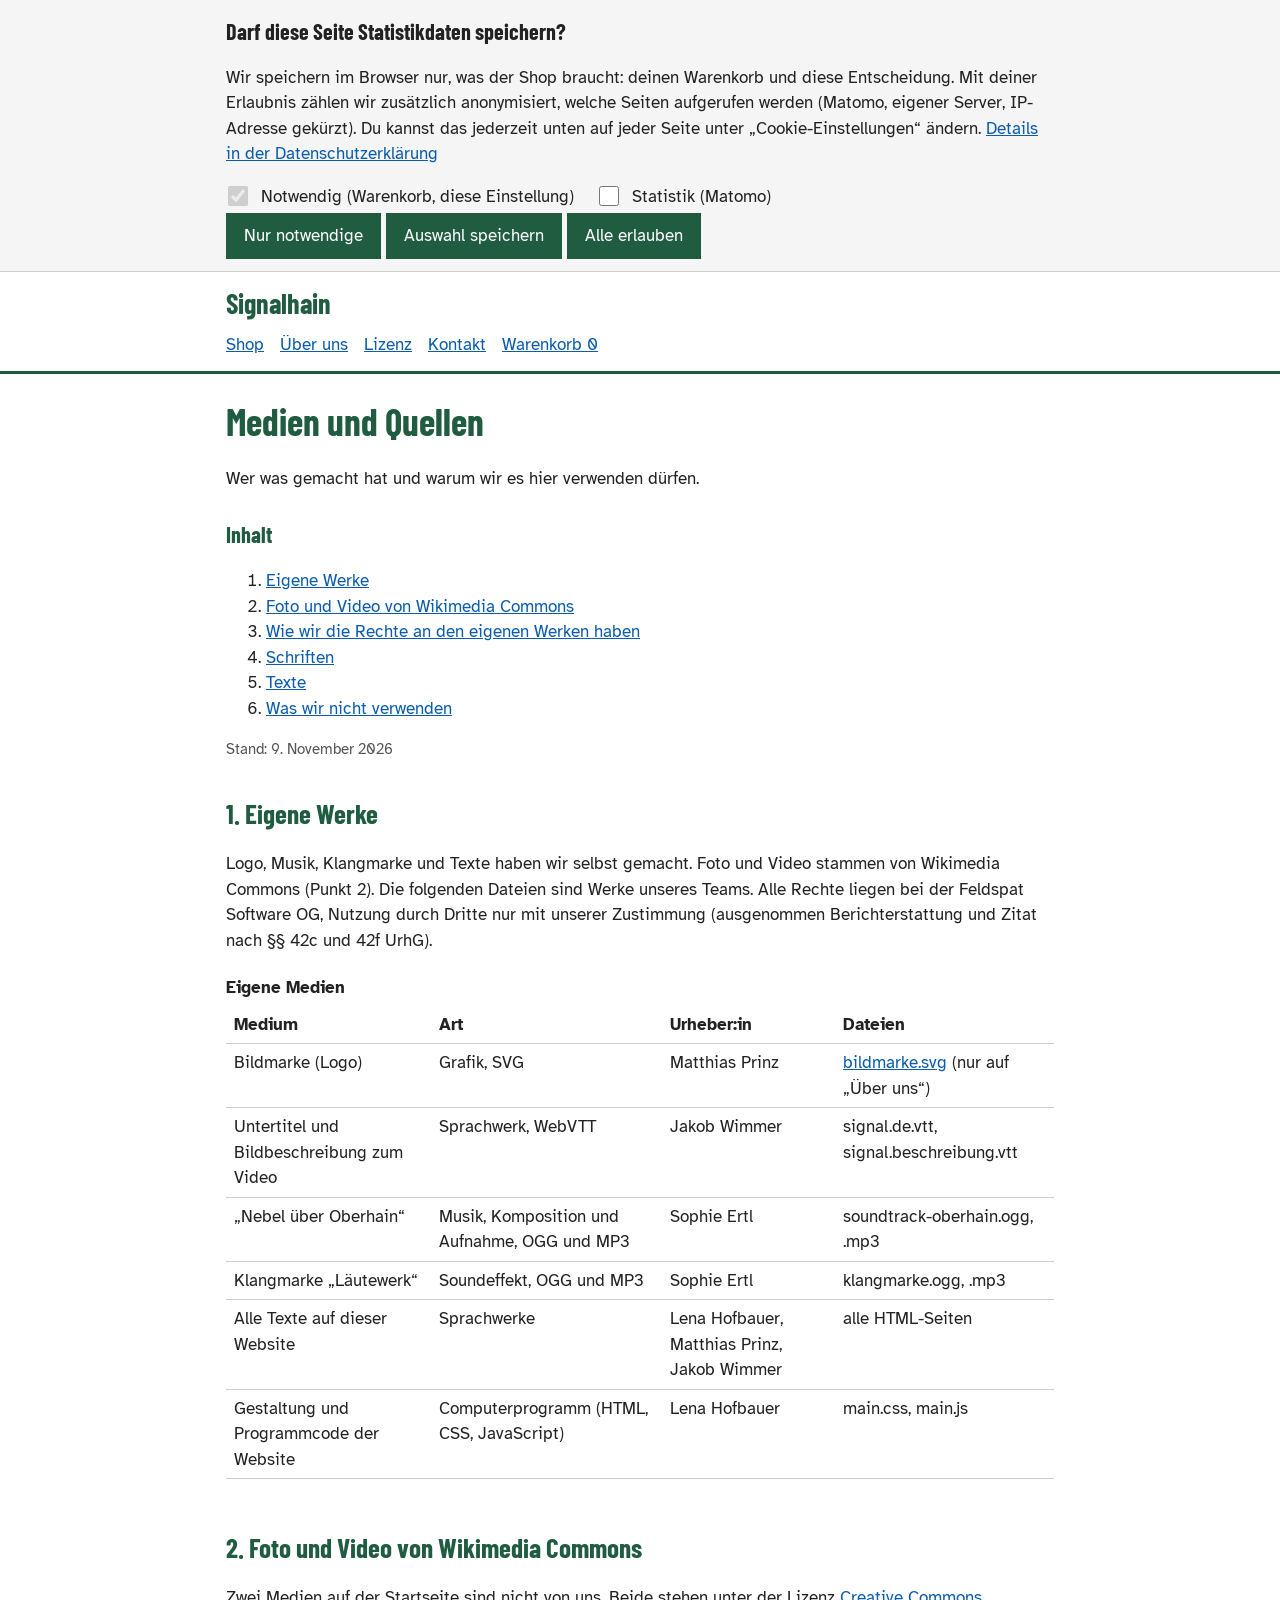
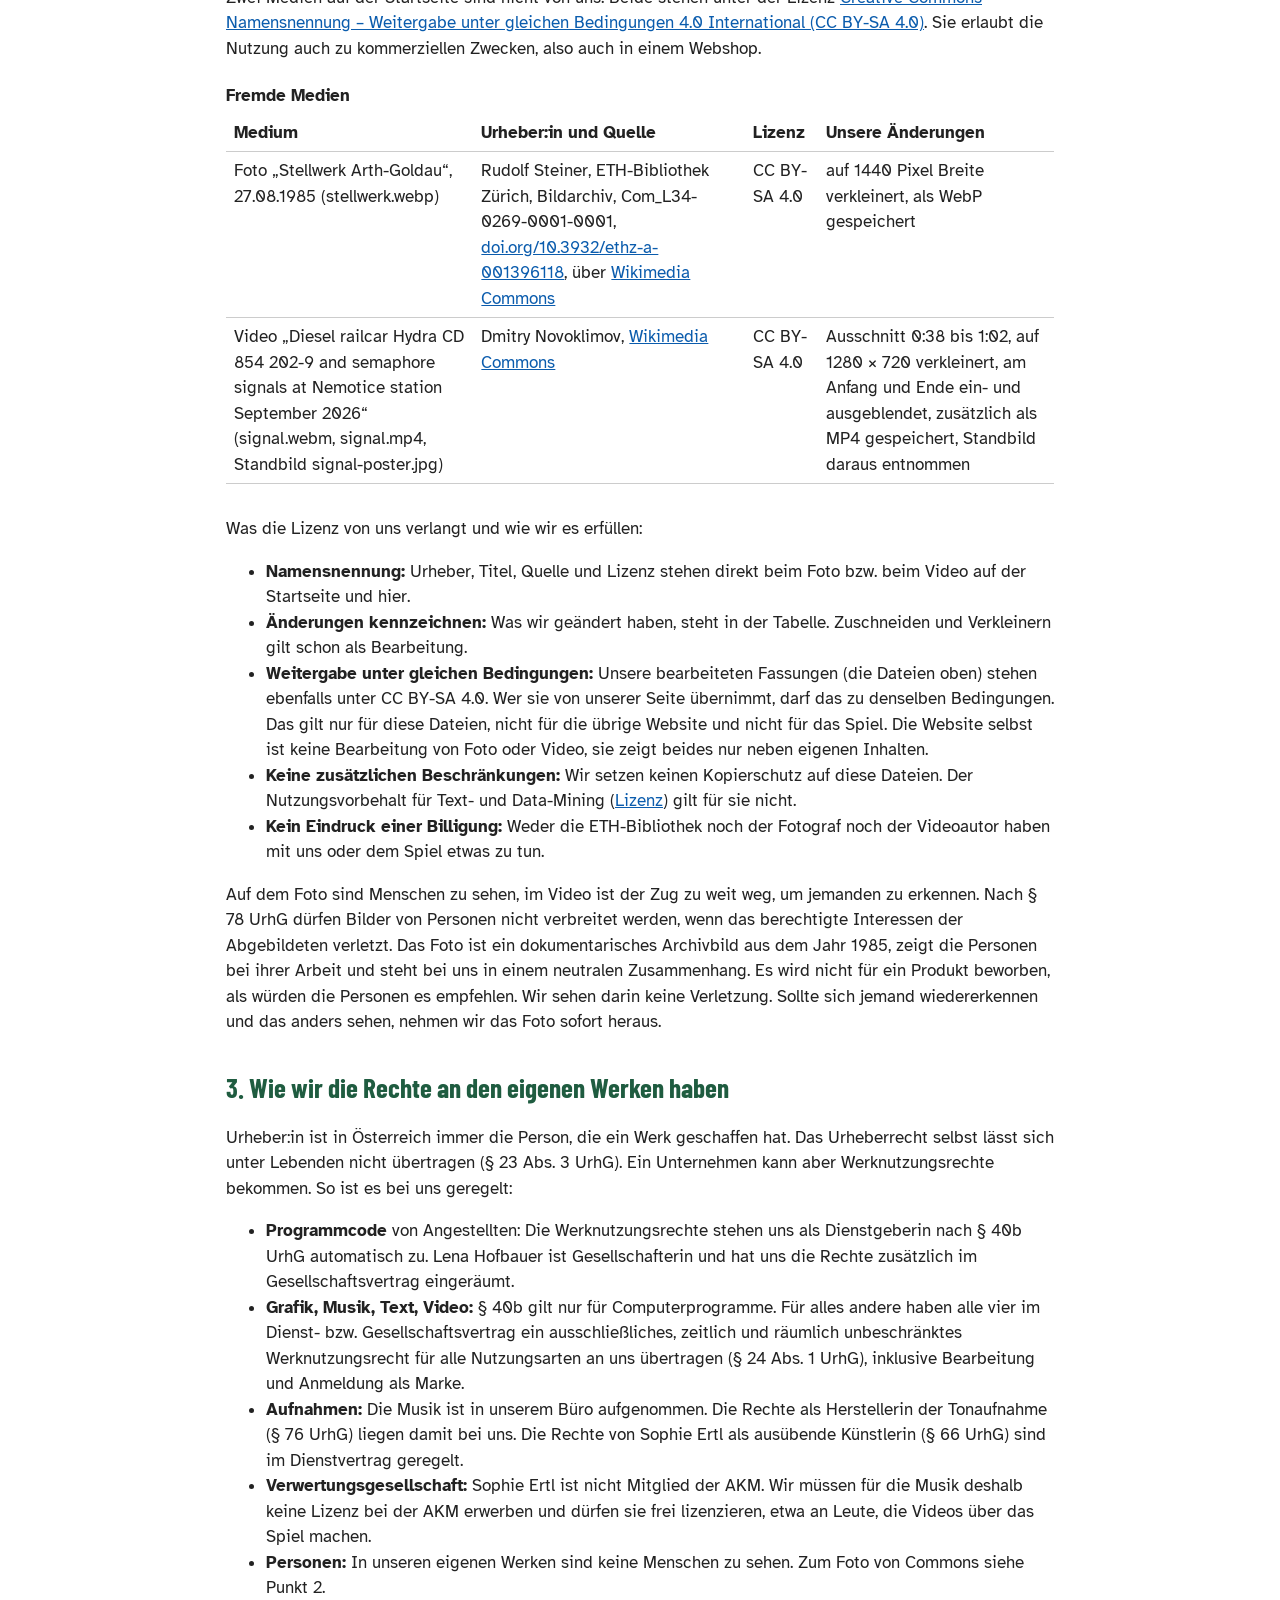
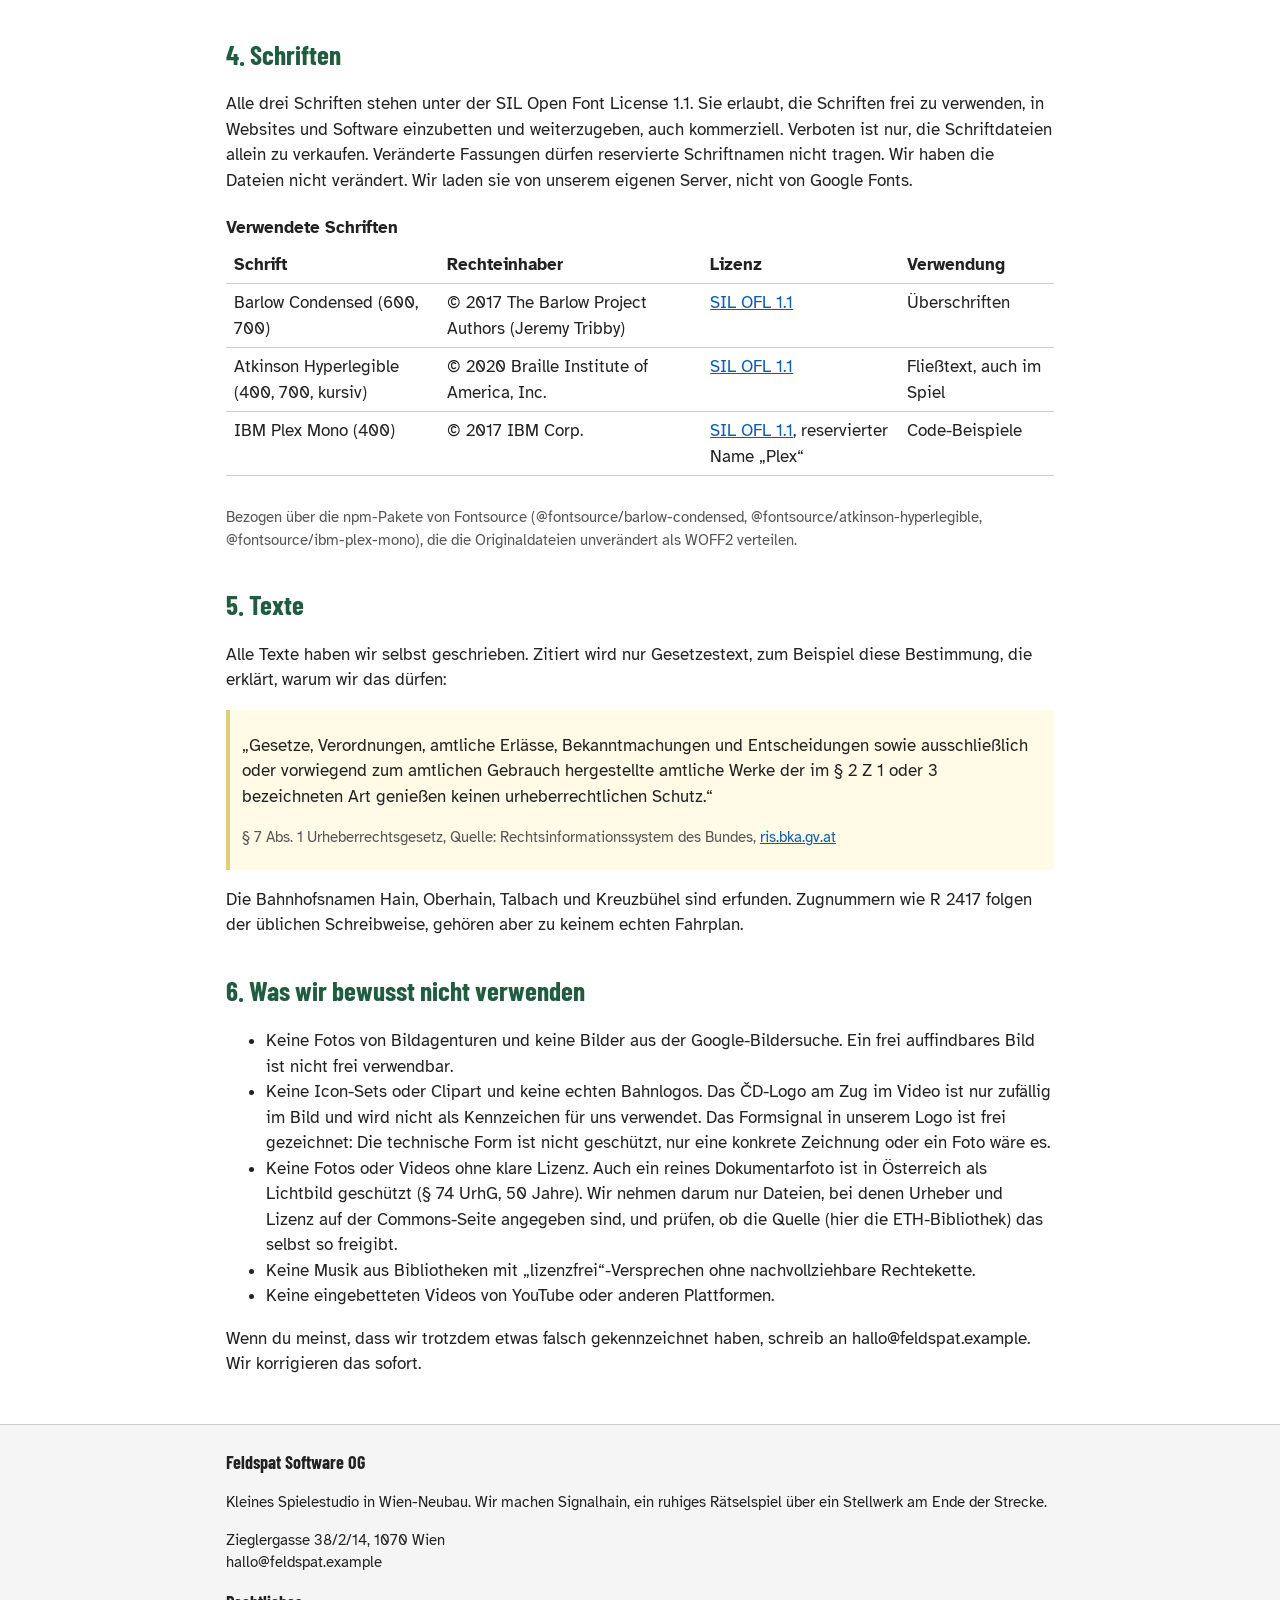
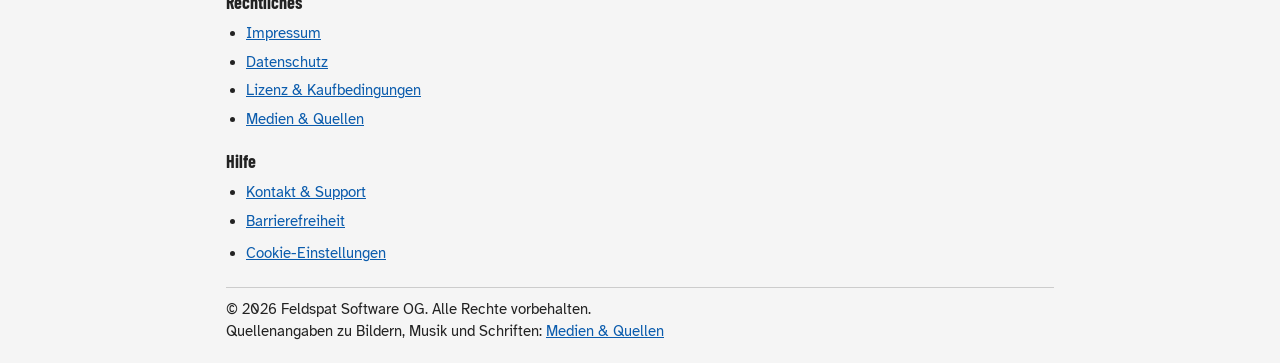
<file: medien.html>
<!doctype html>
<html lang="de">

<head>
<meta charset="utf-8">
<meta name="viewport" content="width=device-width, initial-scale=1, viewport-fit=cover">
<meta name="color-scheme" content="light only">
<title>Medien und Quellen – Signalhain</title>
<meta name="description" content="Urheberrechtshinweise und Lizenzen aller Bilder, Grafiken, Videos, Töne, Schriften und Texte auf dieser Website.">
<meta name="tdm-reservation" content="1">
<link rel="preload" href="assets/fonts/atkinson-hyperlegible-latin-400-normal.woff2" as="font" type="font/woff2" crossorigin>
<link rel="preload" href="assets/fonts/barlow-condensed-latin-700-normal.woff2" as="font" type="font/woff2" crossorigin>
<link rel="stylesheet" href="css/main.css">
</head>

<body>

<!-- CONSENT -->
<section class="consent" id="consent" aria-labelledby="consent-title" hidden>
  <div class="wrap">
    <h2 id="consent-title" tabindex="-1">Darf diese Seite Statistikdaten speichern?</h2>
    <p>Wir speichern im Browser nur, was der Shop braucht: deinen Warenkorb und diese Entscheidung. Mit deiner Erlaubnis zählen wir zusätzlich anonymisiert, welche Seiten aufgerufen werden (Matomo, eigener Server, IP-Adresse gekürzt). Du kannst das jederzeit unten auf jeder Seite unter „Cookie-Einstellungen“ ändern. <a href="datenschutz.html#cookies">Details in der Datenschutzerklärung</a></p>
    <fieldset>
      <legend>Kategorien</legend>
      <label><input type="checkbox" checked disabled> Notwendig (Warenkorb, diese Einstellung)</label>
      <label><input type="checkbox" id="c-stats"> Statistik (Matomo)</label>
    </fieldset>
    <div class="row">
      <button type="button" class="btn" id="c-reject">Nur notwendige</button>
      <button type="button" class="btn" id="c-save">Auswahl speichern</button>
      <button type="button" class="btn" id="c-accept">Alle erlauben</button>
    </div>
  </div>
</section>

<!-- HEADER -->
<header class="site-head">
  <div class="wrap">
    <a class="brand" href="index.html">Signalhain<span class="visually-hidden"> – zur Startseite</span></a>
    <nav class="nav" aria-label="Hauptnavigation"><ul><li><a href="index.html">Shop</a></li><li><a href="ueber-uns.html">Über uns</a></li><li><a href="lizenz.html">Lizenz</a></li><li><a href="kontakt.html">Kontakt</a></li><li><a href="warenkorb.html">Warenkorb <span class="cart-count" data-cart-count>0</span><span class="visually-hidden"> Artikel</span></a></li></ul></nav>
  </div>
</header>

<!-- CONTENT -->
<main id="inhalt" tabindex="-1">
<p class="wrap toast" id="status" role="status" aria-live="polite"></p>
<div class="wrap page-head">
  <h1>Medien und Quellen</h1>
  <p>Wer was gemacht hat und warum wir es hier verwenden dürfen.</p>
</div>
<div class="wrap doc">
  <nav aria-labelledby="toc-m">
    <h2 id="toc-m">Inhalt</h2>
    <ol>
      <li><a href="#eigen">Eigene Werke</a></li>
      <li><a href="#fremd">Foto und Video von Wikimedia Commons</a></li>
      <li><a href="#rechte">Wie wir die Rechte an den eigenen Werken haben</a></li>
      <li><a href="#schriften">Schriften</a></li>
      <li><a href="#texte">Texte</a></li>
      <li><a href="#nicht">Was wir nicht verwenden</a></li>
    </ol>
  </nav>
  <article>
    <p class="stand">Stand: 9. November 2026</p>

    <h2 id="eigen">1. Eigene Werke</h2>
    <p>Logo, Musik, Klangmarke und Texte haben wir selbst gemacht. Foto und Video stammen von Wikimedia Commons (Punkt 2). Die folgenden Dateien sind Werke unseres Teams. Alle Rechte liegen bei der Feldspat Software OG, Nutzung durch Dritte nur mit unserer Zustimmung (ausgenommen Berichterstattung und Zitat nach §§ 42c und 42f UrhG).</p>
    <div class="table-scroll">
      <table class="data">
        <caption>Eigene Medien</caption>
        <thead><tr><th scope="col">Medium</th><th scope="col">Art</th><th scope="col">Urheber:in</th><th scope="col">Dateien</th></tr></thead>
        <tbody>
          <tr><td>Bildmarke (Logo)</td><td>Grafik, SVG</td><td>Matthias Prinz</td><td><a href="assets/img/bildmarke.svg">bildmarke.svg</a> (nur auf „Über uns“)</td></tr>
          <tr><td>Untertitel und Bildbeschreibung zum Video</td><td>Sprachwerk, WebVTT</td><td>Jakob Wimmer</td><td>signal.de.vtt, signal.beschreibung.vtt</td></tr>
          <tr><td>„Nebel über Oberhain“</td><td>Musik, Komposition und Aufnahme, OGG und MP3</td><td>Sophie Ertl</td><td>soundtrack-oberhain.ogg, .mp3</td></tr>
          <tr><td>Klangmarke „Läutewerk“</td><td>Soundeffekt, OGG und MP3</td><td>Sophie Ertl</td><td>klangmarke.ogg, .mp3</td></tr>
          <tr><td>Alle Texte auf dieser Website</td><td>Sprachwerke</td><td>Lena Hofbauer, Matthias Prinz, Jakob Wimmer</td><td>alle HTML-Seiten</td></tr>
          <tr><td>Gestaltung und Programmcode der Website</td><td>Computerprogramm (HTML, CSS, JavaScript)</td><td>Lena Hofbauer</td><td>main.css, main.js</td></tr>
        </tbody>
      </table>
    </div>

    <h2 id="fremd">2. Foto und Video von Wikimedia Commons</h2>
    <p>Zwei Medien auf der Startseite sind nicht von uns. Beide stehen unter der Lizenz <a href="https://creativecommons.org/licenses/by-sa/4.0/legalcode.de">Creative Commons Namensnennung – Weitergabe unter gleichen Bedingungen 4.0 International (CC BY-SA 4.0)</a>. Sie erlaubt die Nutzung auch zu kommerziellen Zwecken, also auch in einem Webshop.</p>
    <div class="table-scroll">
      <table class="data">
        <caption>Fremde Medien</caption>
        <thead><tr><th scope="col">Medium</th><th scope="col">Urheber:in und Quelle</th><th scope="col">Lizenz</th><th scope="col">Unsere Änderungen</th></tr></thead>
        <tbody>
          <tr><td>Foto „Stellwerk Arth-Goldau“, 27.08.1985 (stellwerk.webp)</td><td>Rudolf Steiner, ETH-Bibliothek Zürich, Bildarchiv, Com_L34-0269-0001-0001, <a href="https://doi.org/10.3932/ethz-a-001396118">doi.org/10.3932/ethz-a-001396118</a>, über <a href="https://commons.wikimedia.org/wiki/File:ETH-BIB_Com_L34-0269-0001-0001_Stellwerk_Arth-Goldau_270885.jpg">Wikimedia Commons</a></td><td>CC BY-SA 4.0</td><td>auf 1440 Pixel Breite verkleinert, als WebP gespeichert</td></tr>
          <tr><td>Video „Diesel railcar Hydra CD 854 202-9 and semaphore signals at Nemotice station September 2026“ (signal.webm, signal.mp4, Standbild signal-poster.jpg)</td><td>Dmitry Novoklimov, <a href="https://commons.wikimedia.org/wiki/File:Diesel_railcar_Hydra_CD_854_202-9_and_semaphore_signals_at_Nemotice_station_September_2026.webm">Wikimedia Commons</a></td><td>CC BY-SA 4.0</td><td>Ausschnitt 0:38 bis 1:02, auf 1280 × 720 verkleinert, am Anfang und Ende ein- und ausgeblendet, zusätzlich als MP4 gespeichert, Standbild daraus entnommen</td></tr>
        </tbody>
      </table>
    </div>
    <p>Was die Lizenz von uns verlangt und wie wir es erfüllen:</p>
    <ul>
      <li><strong>Namensnennung:</strong> Urheber, Titel, Quelle und Lizenz stehen direkt beim Foto bzw. beim Video auf der Startseite und hier.</li>
      <li><strong>Änderungen kennzeichnen:</strong> Was wir geändert haben, steht in der Tabelle. Zuschneiden und Verkleinern gilt schon als Bearbeitung.</li>
      <li><strong>Weitergabe unter gleichen Bedingungen:</strong> Unsere bearbeiteten Fassungen (die Dateien oben) stehen ebenfalls unter CC BY-SA 4.0. Wer sie von unserer Seite übernimmt, darf das zu denselben Bedingungen. Das gilt nur für diese Dateien, nicht für die übrige Website und nicht für das Spiel. Die Website selbst ist keine Bearbeitung von Foto oder Video, sie zeigt beides nur neben eigenen Inhalten.</li>
      <li><strong>Keine zusätzlichen Beschränkungen:</strong> Wir setzen keinen Kopierschutz auf diese Dateien. Der Nutzungsvorbehalt für Text- und Data-Mining (<a href="lizenz.html">Lizenz</a>) gilt für sie nicht.</li>
      <li><strong>Kein Eindruck einer Billigung:</strong> Weder die ETH-Bibliothek noch der Fotograf noch der Videoautor haben mit uns oder dem Spiel etwas zu tun.</li>
    </ul>
    <p>Auf dem Foto sind Menschen zu sehen, im Video ist der Zug zu weit weg, um jemanden zu erkennen. Nach § 78 UrhG dürfen Bilder von Personen nicht verbreitet werden, wenn das berechtigte Interessen der Abgebildeten verletzt. Das Foto ist ein dokumentarisches Archivbild aus dem Jahr 1985, zeigt die Personen bei ihrer Arbeit und steht bei uns in einem neutralen Zusammenhang. Es wird nicht für ein Produkt beworben, als würden die Personen es empfehlen. Wir sehen darin keine Verletzung. Sollte sich jemand wiedererkennen und das anders sehen, nehmen wir das Foto sofort heraus.</p>

    <h2 id="rechte">3. Wie wir die Rechte an den eigenen Werken haben</h2>
    <p>Urheber:in ist in Österreich immer die Person, die ein Werk geschaffen hat. Das Urheberrecht selbst lässt sich unter Lebenden nicht übertragen (§ 23 Abs. 3 UrhG). Ein Unternehmen kann aber Werknutzungsrechte bekommen. So ist es bei uns geregelt:</p>
    <ul>
      <li><strong>Programmcode</strong> von Angestellten: Die Werknutzungsrechte stehen uns als Dienstgeberin nach § 40b UrhG automatisch zu. Lena Hofbauer ist Gesellschafterin und hat uns die Rechte zusätzlich im Gesellschaftsvertrag eingeräumt.</li>
      <li><strong>Grafik, Musik, Text, Video:</strong> § 40b gilt nur für Computerprogramme. Für alles andere haben alle vier im Dienst- bzw. Gesellschaftsvertrag ein ausschließliches, zeitlich und räumlich unbeschränktes Werknutzungsrecht für alle Nutzungsarten an uns übertragen (§ 24 Abs. 1 UrhG), inklusive Bearbeitung und Anmeldung als Marke.</li>
      <li><strong>Aufnahmen:</strong> Die Musik ist in unserem Büro aufgenommen. Die Rechte als Herstellerin der Tonaufnahme (§ 76 UrhG) liegen damit bei uns. Die Rechte von Sophie Ertl als ausübende Künstlerin (§ 66 UrhG) sind im Dienstvertrag geregelt.</li>
      <li><strong>Verwertungsgesellschaft:</strong> Sophie Ertl ist nicht Mitglied der AKM. Wir müssen für die Musik deshalb keine Lizenz bei der AKM erwerben und dürfen sie frei lizenzieren, etwa an Leute, die Videos über das Spiel machen.</li>
      <li><strong>Personen:</strong> In unseren eigenen Werken sind keine Menschen zu sehen. Zum Foto von Commons siehe Punkt 2.</li>
    </ul>

    <h2 id="schriften">4. Schriften</h2>
    <p>Alle drei Schriften stehen unter der SIL Open Font License 1.1. Sie erlaubt, die Schriften frei zu verwenden, in Websites und Software einzubetten und weiterzugeben, auch kommerziell. Verboten ist nur, die Schriftdateien allein zu verkaufen. Veränderte Fassungen dürfen reservierte Schriftnamen nicht tragen. Wir haben die Dateien nicht verändert. Wir laden sie von unserem eigenen Server, nicht von Google Fonts.</p>
    <div class="table-scroll">
      <table class="data">
        <caption>Verwendete Schriften</caption>
        <thead><tr><th scope="col">Schrift</th><th scope="col">Rechteinhaber</th><th scope="col">Lizenz</th><th scope="col">Verwendung</th></tr></thead>
        <tbody>
          <tr><td>Barlow Condensed (600, 700)</td><td>© 2017 The Barlow Project Authors (Jeremy Tribby)</td><td><a href="lizenztexte/OFL-barlow-condensed.txt">SIL OFL 1.1</a></td><td>Überschriften</td></tr>
          <tr><td>Atkinson Hyperlegible (400, 700, kursiv)</td><td>© 2020 Braille Institute of America, Inc.</td><td><a href="lizenztexte/OFL-atkinson-hyperlegible.txt">SIL OFL 1.1</a></td><td>Fließtext, auch im Spiel</td></tr>
          <tr><td>IBM Plex Mono (400)</td><td>© 2017 IBM Corp.</td><td><a href="lizenztexte/OFL-ibm-plex-mono.txt">SIL OFL 1.1</a>, reservierter Name „Plex“</td><td>Code-Beispiele</td></tr>
        </tbody>
      </table>
    </div>
    <p class="small">Bezogen über die npm-Pakete von Fontsource (@fontsource/barlow-condensed, @fontsource/atkinson-hyperlegible, @fontsource/ibm-plex-mono), die die Originaldateien unverändert als WOFF2 verteilen.</p>

    <h2 id="texte">5. Texte</h2>
    <p>Alle Texte haben wir selbst geschrieben. Zitiert wird nur Gesetzestext, zum Beispiel diese Bestimmung, die erklärt, warum wir das dürfen:</p>
    <blockquote class="note"><p>„Gesetze, Verordnungen, amtliche Erlässe, Bekanntmachungen und Entscheidungen sowie ausschließlich oder vorwiegend zum amtlichen Gebrauch hergestellte amtliche Werke der im § 2 Z 1 oder 3 bezeichneten Art genießen keinen urheberrechtlichen Schutz.“</p><p class="small">§ 7 Abs. 1 Urheberrechtsgesetz, Quelle: Rechtsinformationssystem des Bundes, <a href="https://www.ris.bka.gv.at">ris.bka.gv.at</a></p></blockquote>
    <p>Die Bahnhofsnamen Hain, Oberhain, Talbach und Kreuzbühel sind erfunden. Zugnummern wie R 2417 folgen der üblichen Schreibweise, gehören aber zu keinem echten Fahrplan.</p>

    <h2 id="nicht">6. Was wir bewusst nicht verwenden</h2>
    <ul>
      <li>Keine Fotos von Bildagenturen und keine Bilder aus der Google-Bildersuche. Ein frei auffindbares Bild ist nicht frei verwendbar.</li>
      <li>Keine Icon-Sets oder Clipart und keine echten Bahnlogos. Das ČD-Logo am Zug im Video ist nur zufällig im Bild und wird nicht als Kennzeichen für uns verwendet. Das Formsignal in unserem Logo ist frei gezeichnet: Die technische Form ist nicht geschützt, nur eine konkrete Zeichnung oder ein Foto wäre es.</li>
      <li>Keine Fotos oder Videos ohne klare Lizenz. Auch ein reines Dokumentarfoto ist in Österreich als Lichtbild geschützt (§ 74 UrhG, 50 Jahre). Wir nehmen darum nur Dateien, bei denen Urheber und Lizenz auf der Commons-Seite angegeben sind, und prüfen, ob die Quelle (hier die ETH-Bibliothek) das selbst so freigibt.</li>
      <li>Keine Musik aus Bibliotheken mit „lizenzfrei“-Versprechen ohne nachvollziehbare Rechtekette.</li>
      <li>Keine eingebetteten Videos von YouTube oder anderen Plattformen.</li>
    </ul>
    <p>Wenn du meinst, dass wir trotzdem etwas falsch gekennzeichnet haben, schreib an hallo@feldspat.example. Wir korrigieren das sofort.</p>
  </article>
</div>

</main>

<!-- FOOTER -->
<footer class="site-foot">
  <div class="wrap">
    <div>
      <h2>Feldspat Software OG</h2>
      <p>Kleines Spielestudio in Wien-Neubau. Wir machen Signalhain, ein ruhiges Rätselspiel über ein Stellwerk am Ende der Strecke.</p>
      <p>Zieglergasse 38/2/14, 1070 Wien<br>hallo@feldspat.example</p>
    </div>
    <nav aria-label="Rechtliches">
      <h2>Rechtliches</h2>
      <ul>
        <li><a href="impressum.html">Impressum</a></li>
        <li><a href="datenschutz.html">Datenschutz</a></li>
        <li><a href="lizenz.html">Lizenz &amp; Kaufbedingungen</a></li>
        <li><a href="medien.html">Medien &amp; Quellen</a></li>
      </ul>
    </nav>
    <nav aria-label="Hilfe">
      <h2>Hilfe</h2>
      <ul>
        <li><a href="kontakt.html">Kontakt &amp; Support</a></li>
        <li><a href="barrierefreiheit.html">Barrierefreiheit</a></li>
        <li><button type="button" class="linkbtn" data-consent-open>Cookie-Einstellungen</button></li>
      </ul>
    </nav>
    <div class="legal">
      <span>© 2026 Feldspat Software OG. Alle Rechte vorbehalten.</span>
      <span>Quellenangaben zu Bildern, Musik und Schriften: <a href="medien.html">Medien &amp; Quellen</a></span>
    </div>
  </div>
</footer>

<!-- JAVA SCRIPT -->
<script src="js/main.js"></script>

</body>
</html>
</file>
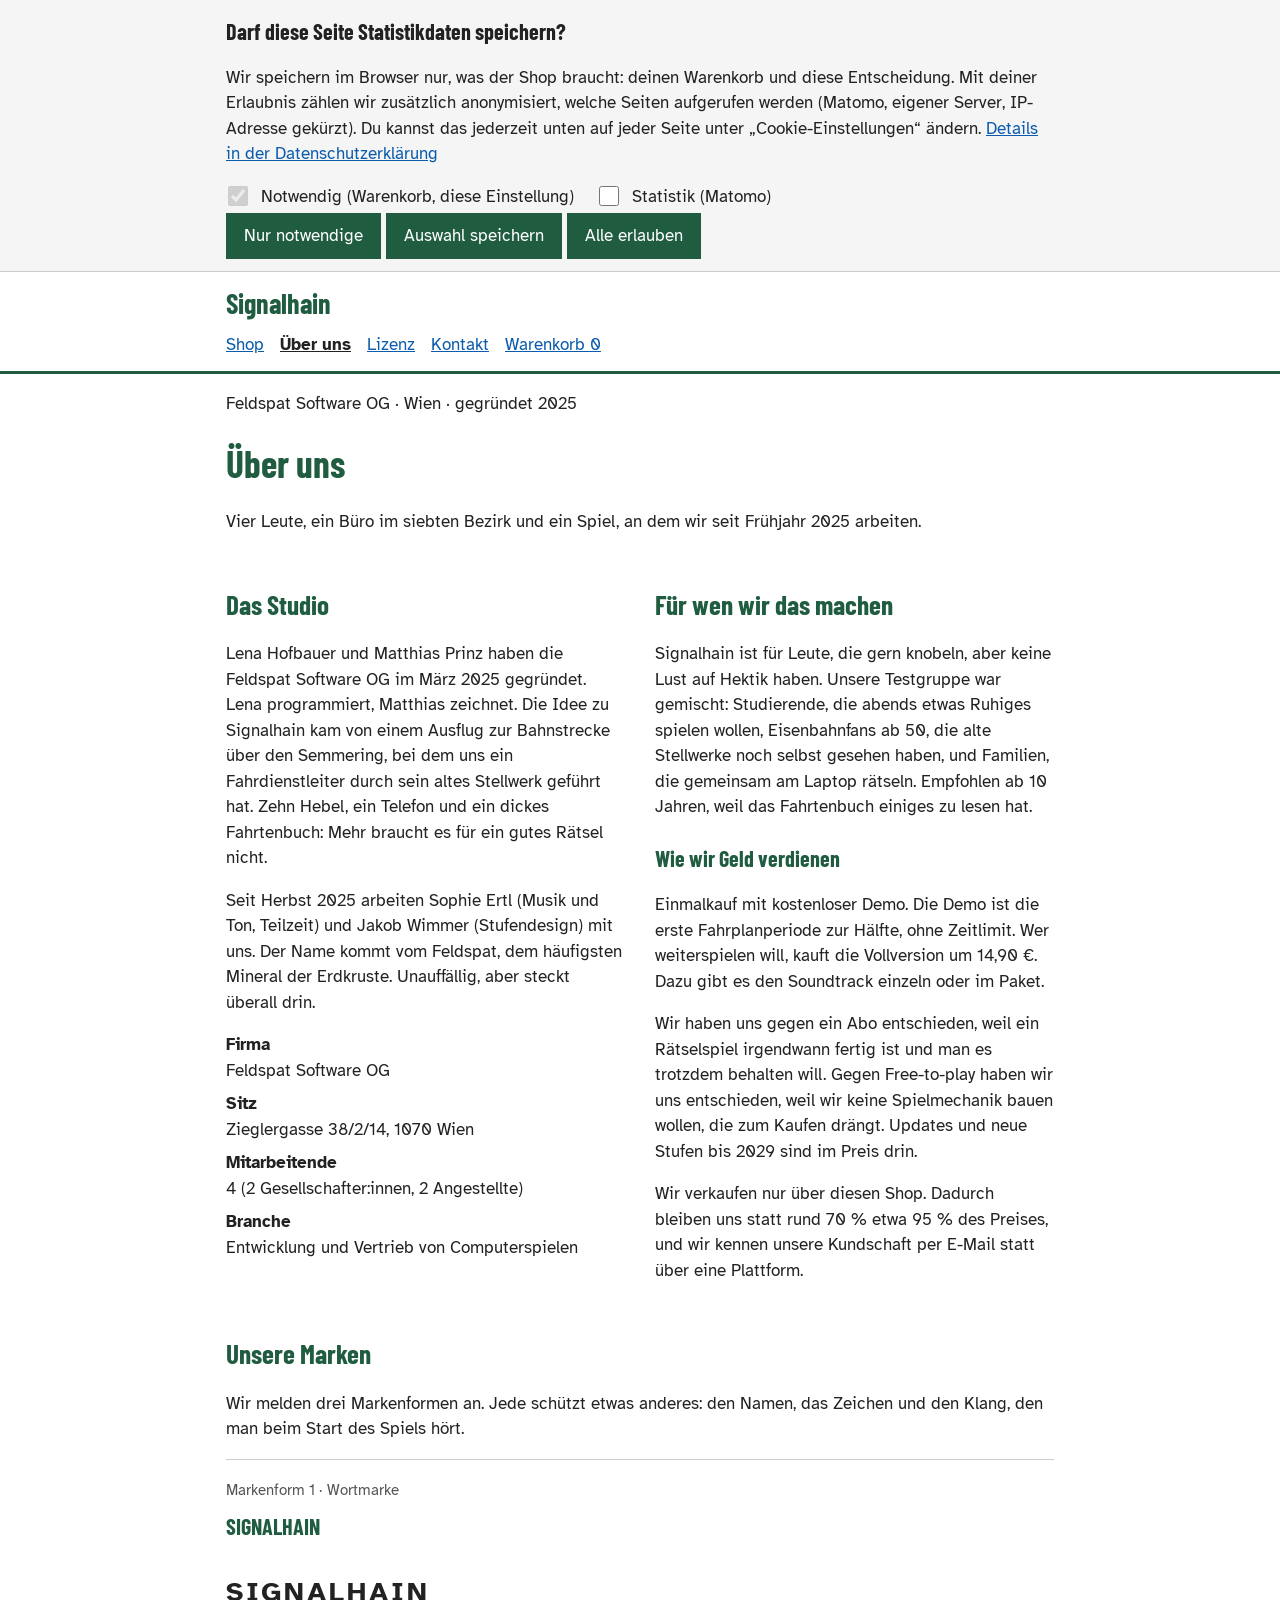
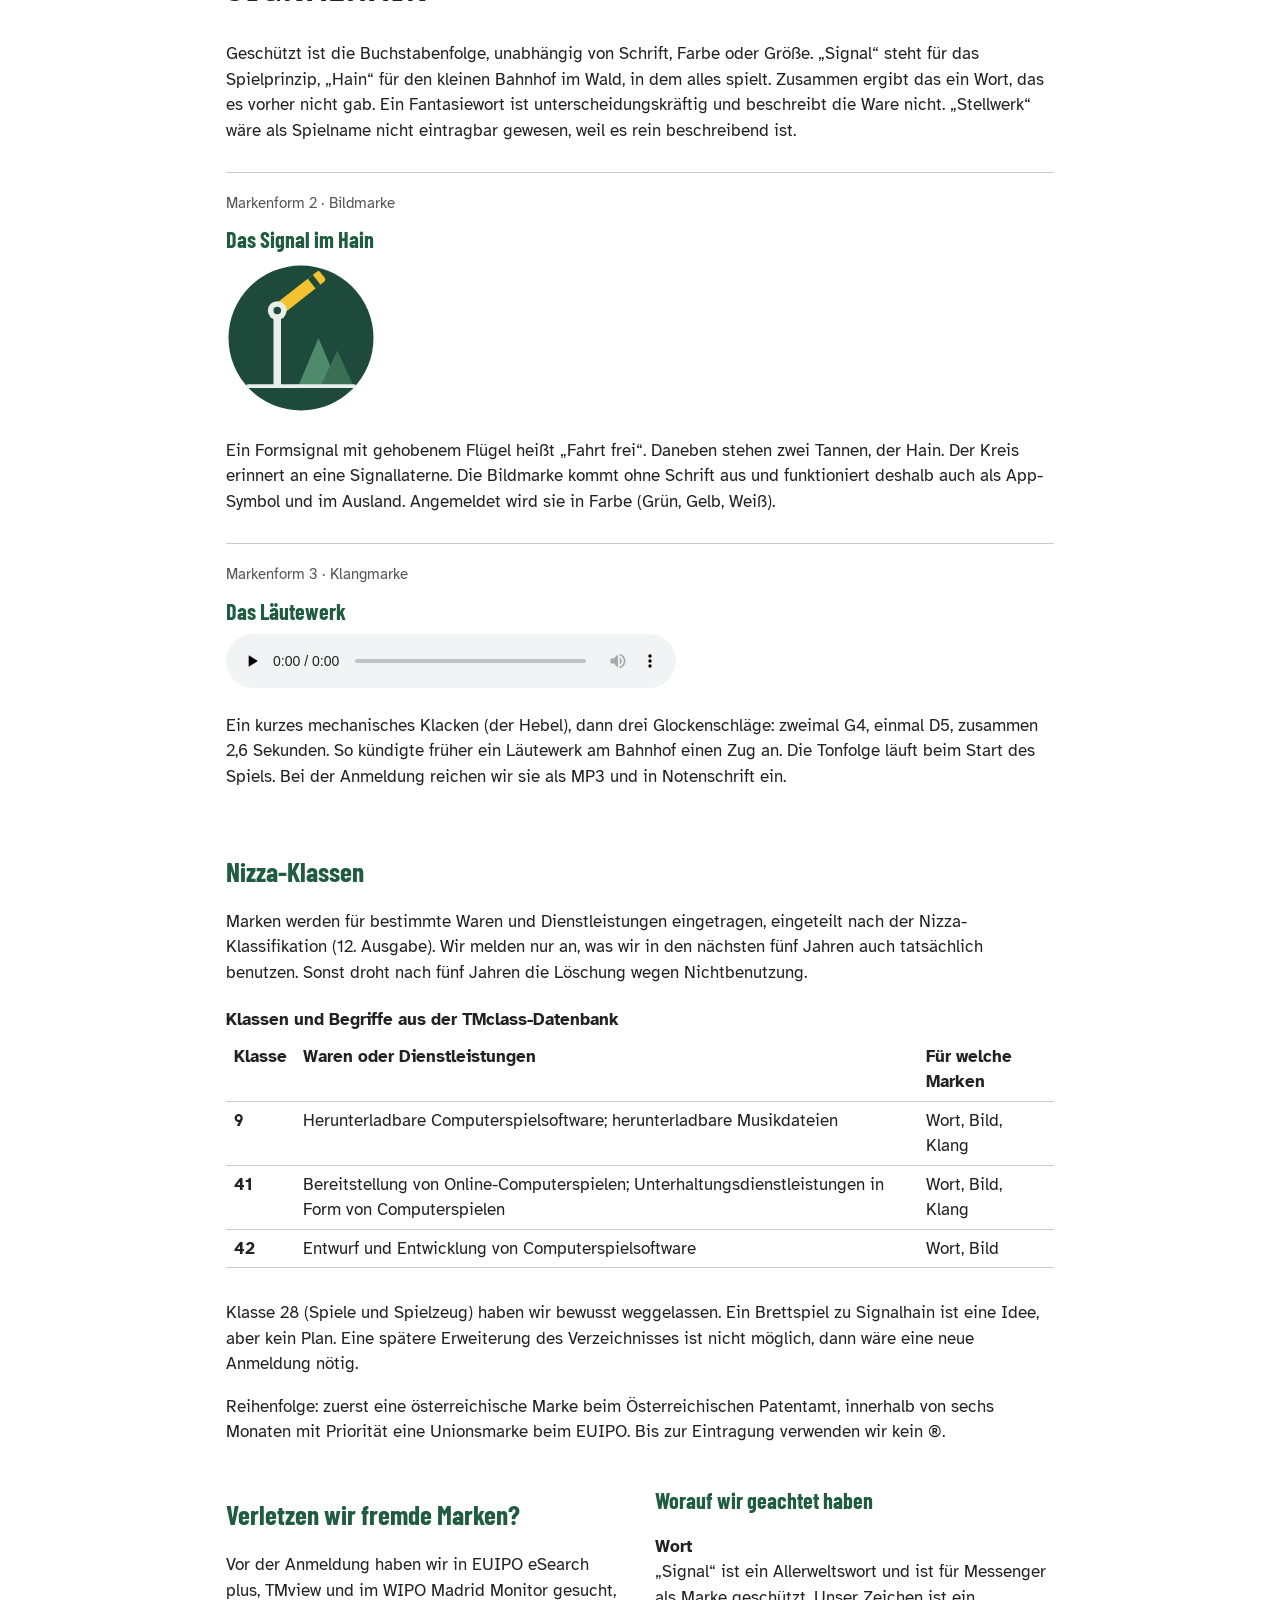
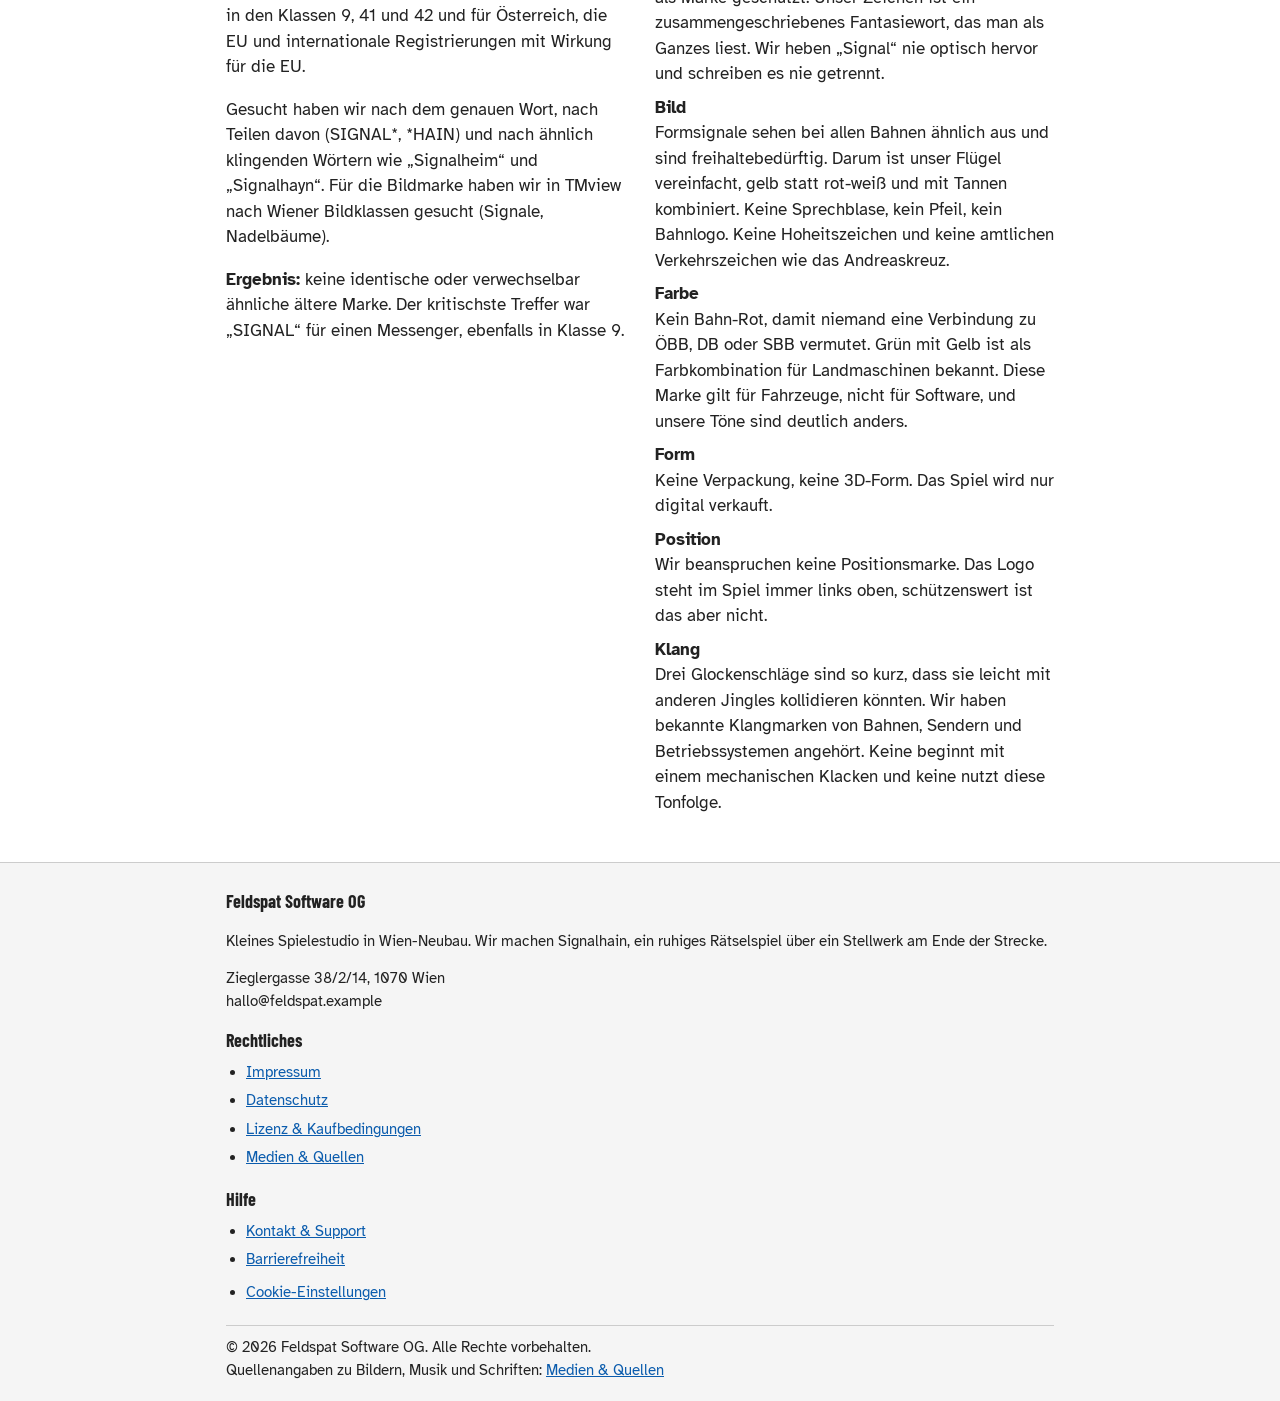
<file: ueber-uns.html>
<!doctype html>
<html lang="de">

<head>
<meta charset="utf-8">
<meta name="viewport" content="width=device-width, initial-scale=1, viewport-fit=cover">
<meta name="color-scheme" content="light only">
<title>Über uns – Feldspat Software OG</title>
<meta name="description" content="Wer hinter Signalhain steht, wie wir Geld verdienen und was unsere Marken bedeuten.">
<meta name="tdm-reservation" content="1">
<link rel="preload" href="assets/fonts/atkinson-hyperlegible-latin-400-normal.woff2" as="font" type="font/woff2" crossorigin>
<link rel="preload" href="assets/fonts/barlow-condensed-latin-700-normal.woff2" as="font" type="font/woff2" crossorigin>
<link rel="stylesheet" href="css/main.css">
</head>

<body>

<!-- CONSENT -->
<section class="consent" id="consent" aria-labelledby="consent-title" hidden>
  <div class="wrap">
    <h2 id="consent-title" tabindex="-1">Darf diese Seite Statistikdaten speichern?</h2>
    <p>Wir speichern im Browser nur, was der Shop braucht: deinen Warenkorb und diese Entscheidung. Mit deiner Erlaubnis zählen wir zusätzlich anonymisiert, welche Seiten aufgerufen werden (Matomo, eigener Server, IP-Adresse gekürzt). Du kannst das jederzeit unten auf jeder Seite unter „Cookie-Einstellungen“ ändern. <a href="datenschutz.html#cookies">Details in der Datenschutzerklärung</a></p>
    <fieldset>
      <legend>Kategorien</legend>
      <label><input type="checkbox" checked disabled> Notwendig (Warenkorb, diese Einstellung)</label>
      <label><input type="checkbox" id="c-stats"> Statistik (Matomo)</label>
    </fieldset>
    <div class="row">
      <button type="button" class="btn" id="c-reject">Nur notwendige</button>
      <button type="button" class="btn" id="c-save">Auswahl speichern</button>
      <button type="button" class="btn" id="c-accept">Alle erlauben</button>
    </div>
  </div>
</section>

<!-- HEADER -->
<header class="site-head">
  <div class="wrap">
    <a class="brand" href="index.html">Signalhain<span class="visually-hidden"> – zur Startseite</span></a>
    <nav class="nav" aria-label="Hauptnavigation"><ul><li><a href="index.html">Shop</a></li><li><a href="ueber-uns.html" aria-current="page">Über uns</a></li><li><a href="lizenz.html">Lizenz</a></li><li><a href="kontakt.html">Kontakt</a></li><li><a href="warenkorb.html">Warenkorb <span class="cart-count" data-cart-count>0</span><span class="visually-hidden"> Artikel</span></a></li></ul></nav>
  </div>
</header>

<!-- CONTENT -->
<main id="inhalt" tabindex="-1">
<p class="wrap toast" id="status" role="status" aria-live="polite"></p>
<div class="wrap page-head">
  <p class="eyebrow">Feldspat Software OG · Wien · gegründet 2025</p>
  <h1>Über uns</h1>
  <p>Vier Leute, ein Büro im siebten Bezirk und ein Spiel, an dem wir seit Frühjahr 2025 arbeiten.</p>
</div>

<section class="section">
  <div class="wrap split">
    <div>
      <h2 id="h-team">Das Studio</h2>
      <p>Lena Hofbauer und Matthias Prinz haben die Feldspat Software OG im März 2025 gegründet. Lena programmiert, Matthias zeichnet. Die Idee zu Signalhain kam von einem Ausflug zur Bahnstrecke über den Semmering, bei dem uns ein Fahrdienstleiter durch sein altes Stellwerk geführt hat. Zehn Hebel, ein Telefon und ein dickes Fahrtenbuch: Mehr braucht es für ein gutes Rätsel nicht.</p>
      <p>Seit Herbst 2025 arbeiten Sophie Ertl (Musik und Ton, Teilzeit) und Jakob Wimmer (Stufendesign) mit uns. Der Name kommt vom Feldspat, dem häufigsten Mineral der Erdkruste. Unauffällig, aber steckt überall drin.</p>
      <dl class="facts">
        <dt>Firma</dt><dd>Feldspat Software OG</dd>
        <dt>Sitz</dt><dd>Zieglergasse 38/2/14, 1070 Wien</dd>
        <dt>Mitarbeitende</dt><dd>4 (2 Gesellschafter:innen, 2 Angestellte)</dd>
        <dt>Branche</dt><dd>Entwicklung und Vertrieb von Computerspielen</dd>
      </dl>
    </div>
    <div>
      <h2>Für wen wir das machen</h2>
      <p>Signalhain ist für Leute, die gern knobeln, aber keine Lust auf Hektik haben. Unsere Testgruppe war gemischt: Studierende, die abends etwas Ruhiges spielen wollen, Eisenbahnfans ab 50, die alte Stellwerke noch selbst gesehen haben, und Familien, die gemeinsam am Laptop rätseln. Empfohlen ab 10 Jahren, weil das Fahrtenbuch einiges zu lesen hat.</p>
      <h3>Wie wir Geld verdienen</h3>
      <p>Einmalkauf mit kostenloser Demo. Die Demo ist die erste Fahrplanperiode zur Hälfte, ohne Zeitlimit. Wer weiterspielen will, kauft die Vollversion um 14,90 €. Dazu gibt es den Soundtrack einzeln oder im Paket.</p>
      <p>Wir haben uns gegen ein Abo entschieden, weil ein Rätselspiel irgendwann fertig ist und man es trotzdem behalten will. Gegen Free-to-play haben wir uns entschieden, weil wir keine Spielmechanik bauen wollen, die zum Kaufen drängt. Updates und neue Stufen bis 2029 sind im Preis drin.</p>
      <p>Wir verkaufen nur über diesen Shop. Dadurch bleiben uns statt rund 70 % etwa 95 % des Preises, und wir kennen unsere Kundschaft per E-Mail statt über eine Plattform.</p>
    </div>
  </div>
</section>

<section class="section">
  <div class="wrap">
    <h2 id="h-marks">Unsere Marken</h2>
    <p class="lead">Wir melden drei Markenformen an. Jede schützt etwas anderes: den Namen, das Zeichen und den Klang, den man beim Start des Spiels hört.</p>
    <div class="marks">
      <article class="mark">
        <p class="kind">Markenform 1 · Wortmarke</p>
        <h3 id="m1">SIGNALHAIN</h3>
        <p class="wordmark-sample" aria-hidden="true">SIGNALHAIN</p>
        <p>Geschützt ist die Buchstabenfolge, unabhängig von Schrift, Farbe oder Größe. „Signal“ steht für das Spielprinzip, „Hain“ für den kleinen Bahnhof im Wald, in dem alles spielt. Zusammen ergibt das ein Wort, das es vorher nicht gab. Ein Fantasiewort ist unterscheidungskräftig und beschreibt die Ware nicht. „Stellwerk“ wäre als Spielname nicht eintragbar gewesen, weil es rein beschreibend ist.</p>
      </article>
      <article class="mark">
        <p class="kind">Markenform 2 · Bildmarke</p>
        <h3 id="m2">Das Signal im Hain</h3>
        <img class="bild" src="assets/img/bildmarke.svg" width="150" height="150" alt="Bildmarke: dunkelgrüner Kreis. Darin links ein weißer Mast mit gelbem, schräg nach oben zeigendem Signalflügel, rechts zwei Tannen in Grüntönen, unten eine weiße Grundlinie.">
        <p>Ein Formsignal mit gehobenem Flügel heißt „Fahrt frei“. Daneben stehen zwei Tannen, der Hain. Der Kreis erinnert an eine Signallaterne. Die Bildmarke kommt ohne Schrift aus und funktioniert deshalb auch als App-Symbol und im Ausland. Angemeldet wird sie in Farbe (Grün, Gelb, Weiß).</p>
      </article>
      <article class="mark">
        <p class="kind">Markenform 3 · Klangmarke</p>
        <h3 id="m3">Das Läutewerk</h3>
        <audio controls preload="none" aria-describedby="m3-desc">
          <source src="assets/media/klangmarke.ogg" type="audio/ogg">
          <source src="assets/media/klangmarke.mp3" type="audio/mpeg">
        </audio>
        <p id="m3-desc">Ein kurzes mechanisches Klacken (der Hebel), dann drei Glockenschläge: zweimal G4, einmal D5, zusammen 2,6 Sekunden. So kündigte früher ein Läutewerk am Bahnhof einen Zug an. Die Tonfolge läuft beim Start des Spiels. Bei der Anmeldung reichen wir sie als MP3 und in Notenschrift ein.</p>
      </article>
    </div>
  </div>
</section>

<section class="section">
  <div class="wrap">
    <h2 id="h-nizza">Nizza-Klassen</h2>
    <p>Marken werden für bestimmte Waren und Dienstleistungen eingetragen, eingeteilt nach der Nizza-Klassifikation (12. Ausgabe). Wir melden nur an, was wir in den nächsten fünf Jahren auch tatsächlich benutzen. Sonst droht nach fünf Jahren die Löschung wegen Nichtbenutzung.</p>
    <div class="table-scroll">
      <table class="data">
        <caption>Klassen und Begriffe aus der TMclass-Datenbank</caption>
        <thead><tr><th scope="col">Klasse</th><th scope="col">Waren oder Dienstleistungen</th><th scope="col">Für welche Marken</th></tr></thead>
        <tbody>
          <tr><th scope="row">9</th><td>Herunterladbare Computerspielsoftware; herunterladbare Musikdateien</td><td>Wort, Bild, Klang</td></tr>
          <tr><th scope="row">41</th><td>Bereitstellung von Online-Computerspielen; Unterhaltungsdienstleistungen in Form von Computerspielen</td><td>Wort, Bild, Klang</td></tr>
          <tr><th scope="row">42</th><td>Entwurf und Entwicklung von Computerspielsoftware</td><td>Wort, Bild</td></tr>
        </tbody>
      </table>
    </div>
    <p>Klasse 28 (Spiele und Spielzeug) haben wir bewusst weggelassen. Ein Brettspiel zu Signalhain ist eine Idee, aber kein Plan. Eine spätere Erweiterung des Verzeichnisses ist nicht möglich, dann wäre eine neue Anmeldung nötig.</p>
    <p>Reihenfolge: zuerst eine österreichische Marke beim Österreichischen Patentamt, innerhalb von sechs Monaten mit Priorität eine Unionsmarke beim EUIPO. Bis zur Eintragung verwenden wir kein ®.</p>
  </div>
</section>

<section class="section">
  <div class="wrap split">
    <div>
      <h2 id="h-check">Verletzen wir fremde Marken?</h2>
      <p>Vor der Anmeldung haben wir in EUIPO eSearch plus, TMview und im WIPO Madrid Monitor gesucht, in den Klassen 9, 41 und 42 und für Österreich, die EU und internationale Registrierungen mit Wirkung für die EU.</p>
      <p>Gesucht haben wir nach dem genauen Wort, nach Teilen davon (SIGNAL*, *HAIN) und nach ähnlich klingenden Wörtern wie „Signalheim“ und „Signalhayn“. Für die Bildmarke haben wir in TMview nach Wiener Bildklassen gesucht (Signale, Nadelbäume).</p>
      <p><strong>Ergebnis:</strong> keine identische oder verwechselbar ähnliche ältere Marke. Der kritischste Treffer war „SIGNAL“ für einen Messenger, ebenfalls in Klasse 9.</p>
    </div>
    <div>
      <h3>Worauf wir geachtet haben</h3>
      <dl class="facts">
        <dt>Wort</dt><dd>„Signal“ ist ein Allerweltswort und ist für Messenger als Marke geschützt. Unser Zeichen ist ein zusammengeschriebenes Fantasiewort, das man als Ganzes liest. Wir heben „Signal“ nie optisch hervor und schreiben es nie getrennt.</dd>
        <dt>Bild</dt><dd>Formsignale sehen bei allen Bahnen ähnlich aus und sind freihaltebedürftig. Darum ist unser Flügel vereinfacht, gelb statt rot-weiß und mit Tannen kombiniert. Keine Sprechblase, kein Pfeil, kein Bahnlogo. Keine Hoheitszeichen und keine amtlichen Verkehrszeichen wie das Andreaskreuz.</dd>
        <dt>Farbe</dt><dd>Kein Bahn-Rot, damit niemand eine Verbindung zu ÖBB, DB oder SBB vermutet. Grün mit Gelb ist als Farbkombination für Landmaschinen bekannt. Diese Marke gilt für Fahrzeuge, nicht für Software, und unsere Töne sind deutlich anders.</dd>
        <dt>Form</dt><dd>Keine Verpackung, keine 3D-Form. Das Spiel wird nur digital verkauft.</dd>
        <dt>Position</dt><dd>Wir beanspruchen keine Positionsmarke. Das Logo steht im Spiel immer links oben, schützenswert ist das aber nicht.</dd>
        <dt>Klang</dt><dd>Drei Glockenschläge sind so kurz, dass sie leicht mit anderen Jingles kollidieren könnten. Wir haben bekannte Klangmarken von Bahnen, Sendern und Betriebssystemen angehört. Keine beginnt mit einem mechanischen Klacken und keine nutzt diese Tonfolge.</dd>
      </dl>
    </div>
  </div>
</section>

</main>

<!-- FOOTER -->
<footer class="site-foot">
  <div class="wrap">
    <div>
      <h2>Feldspat Software OG</h2>
      <p>Kleines Spielestudio in Wien-Neubau. Wir machen Signalhain, ein ruhiges Rätselspiel über ein Stellwerk am Ende der Strecke.</p>
      <p>Zieglergasse 38/2/14, 1070 Wien<br>hallo@feldspat.example</p>
    </div>
    <nav aria-label="Rechtliches">
      <h2>Rechtliches</h2>
      <ul>
        <li><a href="impressum.html">Impressum</a></li>
        <li><a href="datenschutz.html">Datenschutz</a></li>
        <li><a href="lizenz.html">Lizenz &amp; Kaufbedingungen</a></li>
        <li><a href="medien.html">Medien &amp; Quellen</a></li>
      </ul>
    </nav>
    <nav aria-label="Hilfe">
      <h2>Hilfe</h2>
      <ul>
        <li><a href="kontakt.html">Kontakt &amp; Support</a></li>
        <li><a href="barrierefreiheit.html">Barrierefreiheit</a></li>
        <li><button type="button" class="linkbtn" data-consent-open>Cookie-Einstellungen</button></li>
      </ul>
    </nav>
    <div class="legal">
      <span>© 2026 Feldspat Software OG. Alle Rechte vorbehalten.</span>
      <span>Quellenangaben zu Bildern, Musik und Schriften: <a href="medien.html">Medien &amp; Quellen</a></span>
    </div>
  </div>
</footer>

<!-- JAVA SCRIPT -->
<script src="js/main.js"></script>

</body>
</html>
</file>
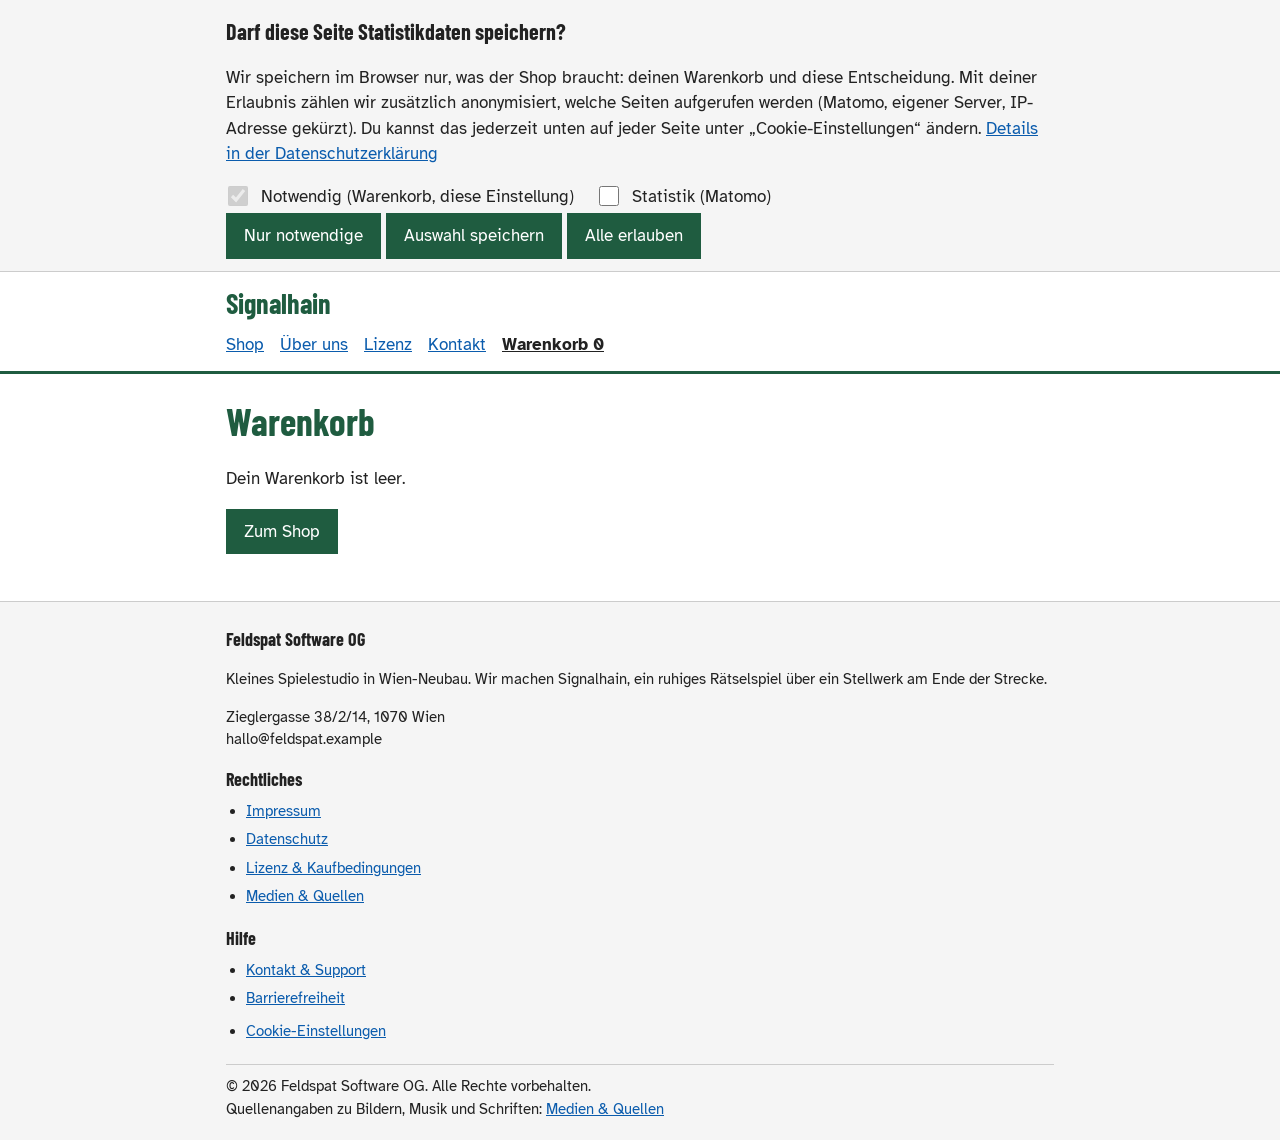
<file: warenkorb.html>
<!doctype html>
<html lang="de">

<head>
<meta charset="utf-8">
<meta name="viewport" content="width=device-width, initial-scale=1, viewport-fit=cover">
<meta name="color-scheme" content="light only">
<title>Warenkorb – Signalhain</title>
<meta name="description" content="Dein Warenkorb im Signalhain-Shop. Bestellung ist in diesem Studienprojekt nur simuliert.">
<meta name="tdm-reservation" content="1">
<link rel="preload" href="assets/fonts/atkinson-hyperlegible-latin-400-normal.woff2" as="font" type="font/woff2" crossorigin>
<link rel="preload" href="assets/fonts/barlow-condensed-latin-700-normal.woff2" as="font" type="font/woff2" crossorigin>
<link rel="stylesheet" href="css/main.css">
</head>

<body>

<!-- CONSENT -->
<section class="consent" id="consent" aria-labelledby="consent-title" hidden>
  <div class="wrap">
    <h2 id="consent-title" tabindex="-1">Darf diese Seite Statistikdaten speichern?</h2>
    <p>Wir speichern im Browser nur, was der Shop braucht: deinen Warenkorb und diese Entscheidung. Mit deiner Erlaubnis zählen wir zusätzlich anonymisiert, welche Seiten aufgerufen werden (Matomo, eigener Server, IP-Adresse gekürzt). Du kannst das jederzeit unten auf jeder Seite unter „Cookie-Einstellungen“ ändern. <a href="datenschutz.html#cookies">Details in der Datenschutzerklärung</a></p>
    <fieldset>
      <legend>Kategorien</legend>
      <label><input type="checkbox" checked disabled> Notwendig (Warenkorb, diese Einstellung)</label>
      <label><input type="checkbox" id="c-stats"> Statistik (Matomo)</label>
    </fieldset>
    <div class="row">
      <button type="button" class="btn" id="c-reject">Nur notwendige</button>
      <button type="button" class="btn" id="c-save">Auswahl speichern</button>
      <button type="button" class="btn" id="c-accept">Alle erlauben</button>
    </div>
  </div>
</section>

<!-- HEADER -->
<header class="site-head">
  <div class="wrap">
    <a class="brand" href="index.html">Signalhain<span class="visually-hidden"> – zur Startseite</span></a>
    <nav class="nav" aria-label="Hauptnavigation"><ul><li><a href="index.html">Shop</a></li><li><a href="ueber-uns.html">Über uns</a></li><li><a href="lizenz.html">Lizenz</a></li><li><a href="kontakt.html">Kontakt</a></li><li><a href="warenkorb.html" aria-current="page">Warenkorb <span class="cart-count" data-cart-count>0</span><span class="visually-hidden"> Artikel</span></a></li></ul></nav>
  </div>
</header>

<!-- CONTENT -->
<main id="inhalt" tabindex="-1">
<p class="wrap toast" id="status" role="status" aria-live="polite"></p>
<div class="wrap page-head">
  <h1>Warenkorb</h1>
</div>
<div class="wrap" id="checkout-area">
  <div id="cart-empty">
    <p>Dein Warenkorb ist leer.</p>
    <p><a class="btn" href="index.html#h-buy">Zum Shop</a></p>
  </div>
  <div id="cart-full" class="checkout" hidden>
    <section>
      <h2 id="h-checkout">Bestellen</h2>
      <p class="note">Studienprojekt: Beim Absenden wird nichts übertragen und nichts bezahlt. Die Bestätigung ist nur eine Vorschau.</p>
      <form id="checkout-form" data-done="order-ok">
        <div class="field">
          <label for="co-email">E-Mail-Adresse für Rechnung und Download-Link</label>
          <input type="email" id="co-email" name="email" autocomplete="email" required>
        </div>
        <div class="field">
          <label for="co-name">Vor- und Nachname</label>
          <input type="text" id="co-name" name="name" autocomplete="name" required>
        </div>
        <div class="field">
          <label for="co-country">Land, in dem du wohnst</label>
          <select id="co-country" name="country" autocomplete="country-name" aria-describedby="co-country-hint">
            <option selected>Österreich</option>
            <option>Deutschland</option>
            <option>Italien</option>
            <option>Schweiz</option>
            <option>anderes Land</option>
          </select>
          <p class="hint" id="co-country-hint">Brauchen wir für die richtige Umsatzsteuer.</p>
        </div>

        <fieldset class="radios">
          <legend>Zahlungsart</legend>
          <div class="check"><input type="radio" id="pay-card" name="pay" value="card" required><label for="pay-card">Kredit- oder Debitkarte</label></div>
          <div class="check"><input type="radio" id="pay-eps" name="pay" value="eps"><label for="pay-eps">eps-Überweisung (österreichische Banken)</label></div>
        </fieldset>

        <div class="check">
          <input type="checkbox" id="co-terms" name="terms" required>
          <label for="co-terms">Ich habe die <a href="lizenz.html">Lizenz- und Kaufbedingungen</a> gelesen und akzeptiere sie.</label>
        </div>
        <div class="check">
          <input type="checkbox" id="co-fagg" name="fagg" required>
          <label for="co-fagg">Ich will sofort herunterladen. Ich stimme zu, dass ihr vor Ablauf der Rücktrittsfrist liefert, und weiß, dass ich dadurch mein Rücktrittsrecht verliere (§ 18 Abs. 1 Z 11 FAGG).</label>
        </div>
        <p class="hint">Was wir mit deinen Angaben machen, steht in der <a href="datenschutz.html#bestellung">Datenschutzerklärung</a>.</p>
        <p><button type="submit" class="btn">Zahlungspflichtig bestellen</button></p>
      </form>
    </section>
    <section>
      <h2 id="h-summary">Übersicht</h2>
      <table class="cart">
        <caption class="visually-hidden">Artikel im Warenkorb mit Preisen</caption>
        <thead><tr><th scope="col">Artikel</th><th scope="col" class="num">Preis</th><th scope="col"><span class="visually-hidden">Aktion</span></th></tr></thead>
        <tbody id="cart-body"></tbody>
        <tfoot>
          <tr><th scope="row">Netto</th><td class="num" id="sum-net">0,00 €</td><td></td></tr>
          <tr><th scope="row">USt 20 %</th><td class="num" id="sum-vat">0,00 €</td><td></td></tr>
          <tr class="total"><th scope="row">Gesamt</th><td class="num" id="sum-total">0,00 €</td><td></td></tr>
        </tfoot>
      </table>
      <p class="small">Digitale Lieferung per Download-Link. Keine Versandkosten.</p>
    </section>
  </div>
</div>
<div class="wrap">
  <div class="ok" id="order-ok" tabindex="-1" hidden>
    <h2>Danke für deine Bestellung!</h2>
    <p>Im echten Shop käme jetzt eine E-Mail mit Rechnung und Download-Link. Hier ist nichts passiert: keine Zahlung, keine E-Mail, keine gespeicherten Daten außer dem geleerten Warenkorb in deinem Browser.</p>
    <p><a href="index.html">Zurück zum Shop</a></p>
  </div>
</div>

</main>

<!-- FOOTER -->
<footer class="site-foot">
  <div class="wrap">
    <div>
      <h2>Feldspat Software OG</h2>
      <p>Kleines Spielestudio in Wien-Neubau. Wir machen Signalhain, ein ruhiges Rätselspiel über ein Stellwerk am Ende der Strecke.</p>
      <p>Zieglergasse 38/2/14, 1070 Wien<br>hallo@feldspat.example</p>
    </div>
    <nav aria-label="Rechtliches">
      <h2>Rechtliches</h2>
      <ul>
        <li><a href="impressum.html">Impressum</a></li>
        <li><a href="datenschutz.html">Datenschutz</a></li>
        <li><a href="lizenz.html">Lizenz &amp; Kaufbedingungen</a></li>
        <li><a href="medien.html">Medien &amp; Quellen</a></li>
      </ul>
    </nav>
    <nav aria-label="Hilfe">
      <h2>Hilfe</h2>
      <ul>
        <li><a href="kontakt.html">Kontakt &amp; Support</a></li>
        <li><a href="barrierefreiheit.html">Barrierefreiheit</a></li>
        <li><button type="button" class="linkbtn" data-consent-open>Cookie-Einstellungen</button></li>
      </ul>
    </nav>
    <div class="legal">
      <span>© 2026 Feldspat Software OG. Alle Rechte vorbehalten.</span>
      <span>Quellenangaben zu Bildern, Musik und Schriften: <a href="medien.html">Medien &amp; Quellen</a></span>
    </div>
  </div>
</footer>

<!-- JAVA SCRIPT -->
<script src="js/main.js"></script>

</body>
</html>
</file>
<file: css/main.css>
/* Stylesheet Signalhain shop */

/* Fonts (self-hosted, not from Google) */
@font-face { font-family: "Barlow Condensed"; font-weight: 600; src: url(../assets/fonts/barlow-condensed-latin-600-normal.woff2) format("woff2"); }
@font-face { font-family: "Barlow Condensed"; font-weight: 700; src: url(../assets/fonts/barlow-condensed-latin-700-normal.woff2) format("woff2"); }
@font-face { font-family: "Atkinson Hyperlegible"; font-weight: 400; src: url(../assets/fonts/atkinson-hyperlegible-latin-400-normal.woff2) format("woff2"); }
@font-face { font-family: "Atkinson Hyperlegible"; font-weight: 400; font-style: italic; src: url(../assets/fonts/atkinson-hyperlegible-latin-400-italic.woff2) format("woff2"); }
@font-face { font-family: "Atkinson Hyperlegible"; font-weight: 700; src: url(../assets/fonts/atkinson-hyperlegible-latin-700-normal.woff2) format("woff2"); }
@font-face { font-family: "IBM Plex Mono"; font-weight: 400; src: url(../assets/fonts/ibm-plex-mono-latin-400-normal.woff2) format("woff2"); }

/* always light theme */
:root { color-scheme: light only; }

body {
  margin: 0;
  font-family: "Atkinson Hyperlegible", Arial, sans-serif;
  font-size: 17px;
  line-height: 1.5;
  background: white;
  color: #222;
}

* { box-sizing: border-box; }
img, video { max-width: 100%; height: auto; }

a { color: #0b5cad; }

/* clearly visible focus (accessibility) */
:focus-visible { outline: 3px solid #e67e00; outline-offset: 2px; }

h1, h2, h3 {
  font-family: "Barlow Condensed", Arial, sans-serif;
  color: #1f5c40;
  overflow-wrap: break-word;
}
h1 { font-size: 2.2em; margin: 0.5em 0 0.3em; }
h2 { font-size: 1.6em; margin: 1.2em 0 0.4em; }
h3 { font-size: 1.3em; margin: 1em 0 0.3em; }

code { font-family: "IBM Plex Mono", monospace; }

.wrap { max-width: 860px; margin: 0 auto; padding: 0 16px; }

.visually-hidden { position: absolute; width: 1px; height: 1px; overflow: hidden; clip: rect(0 0 0 0); white-space: nowrap; }

.small, .hint, .stand { font-size: 15px; color: #555; }
.tag { font-size: 1.2em; margin-top: 0; }
.price { font-weight: bold; }
.toast { color: #1b6e2f; font-weight: bold; margin: 0; }

/* Cookie banner */
.consent { border-bottom: 1px solid #ccc; background: #f5f5f5; padding: 8px 0 12px; }
.consent h2 { font-size: 1.3em; margin: 0.3em 0; color: #222; }
.consent fieldset { border: none; padding: 0; }
.consent legend { position: absolute; left: -9999px; }
.consent label { display: inline-block; margin-right: 20px; font-weight: normal; }

/* Header */
.site-head { border-bottom: 3px solid #1f5c40; padding: 10px 0; }
.brand { color: #1f5c40; text-decoration: none; font-family: "Barlow Condensed", Arial, sans-serif; font-size: 28px; font-weight: 700; }
.nav ul { list-style: none; margin: 4px 0 0; padding: 0; }
.nav li { display: inline-block; margin-right: 16px; }
.nav a { display: inline-block; padding: 4px 0; }
.nav a[aria-current="page"] { font-weight: bold; color: #222; }

main { padding-bottom: 30px; }

/* two columns */
.split { display: flex; flex-wrap: wrap; gap: 30px; }
.split > * { flex: 1 1 340px; min-width: 0; }

/* Buttons */
.btn {
  display: inline-block;
  background: #1f5c40;
  color: white;
  border: 2px solid #1f5c40;
  padding: 8px 16px;
  font: inherit;
  cursor: pointer;
  text-decoration: none;
}
.btn.ghost { background: white; color: #1f5c40; }
.btn[aria-pressed="true"] { background: #e67e00; border-color: #e67e00; color: black; }
.linkbtn { background: none; border: none; color: #0b5cad; text-decoration: underline; cursor: pointer; font: inherit; padding: 4px 0; }

/* Tables */
table { border-collapse: collapse; width: 100%; margin-bottom: 15px; }
th, td { border-bottom: 1px solid #ccc; padding: 6px 8px; text-align: left; vertical-align: top; }
caption { font-weight: bold; text-align: left; padding: 5px 0; }
.table-scroll { overflow-x: auto; }
.cart .num { text-align: right; white-space: nowrap; }
.cart .total { font-weight: bold; }

/* Products and trademarks */
.product, .mark { border-top: 1px solid #ccc; padding: 4px 0 12px; }
.product h3, .mark h3 { margin-top: 0.4em; }
.mark .kind { color: #555; font-size: 15px; margin-bottom: 0; }
.wordmark-sample { font-size: 28px; letter-spacing: 3px; font-weight: bold; overflow-wrap: anywhere; }
.mark img.bild { width: 150px; height: 150px; }

/* Video, audio */
.player video { width: 100%; background: black; }
audio { width: 100%; max-width: 450px; }
details { margin: 8px 0; }
summary { cursor: pointer; font-weight: bold; }

.note { border-left: 4px solid #e0cf7a; background: #fffbe6; padding: 6px 12px; margin: 10px 0; }

/* Legal pages */
.doc nav h2 { font-size: 1.3em; }
dl.facts dt { font-weight: bold; margin-top: 8px; }
dl.facts dd { margin-left: 0; }

/* Forms */
.field { margin-bottom: 15px; }
label { display: block; font-weight: bold; margin-bottom: 4px; }
input[type="text"], input[type="email"], select, textarea {
  width: 100%;
  max-width: 500px;
  padding: 8px;
  font: inherit;
  border: 1px solid #767676;
}
textarea { height: 150px; }
input[type="checkbox"], input[type="radio"] { accent-color: #1f5c40; width: 20px; height: 20px; margin: 2px 8px 0 0; vertical-align: top; }
.check { margin-bottom: 10px; }
.check label { display: inline; font-weight: normal; }
fieldset.radios { border: 1px solid #ccc; margin-bottom: 15px; max-width: 500px; }
.ok { border-left: 4px solid #1b6e2f; background: #effaf1; padding: 6px 12px; }

/* Footer */
.site-foot { border-top: 1px solid #ccc; background: #f5f5f5; padding: 10px 0 20px; font-size: 15px; }
.site-foot h2 { font-size: 1.2em; color: #222; margin: 0.8em 0 0.2em; }
.site-foot ul { padding-left: 20px; margin: 0; }
.site-foot li { padding: 3px 0; }
.site-foot .legal { border-top: 1px solid #ccc; margin-top: 15px; padding-top: 10px; }
.site-foot .legal span { display: block; }
</file>
